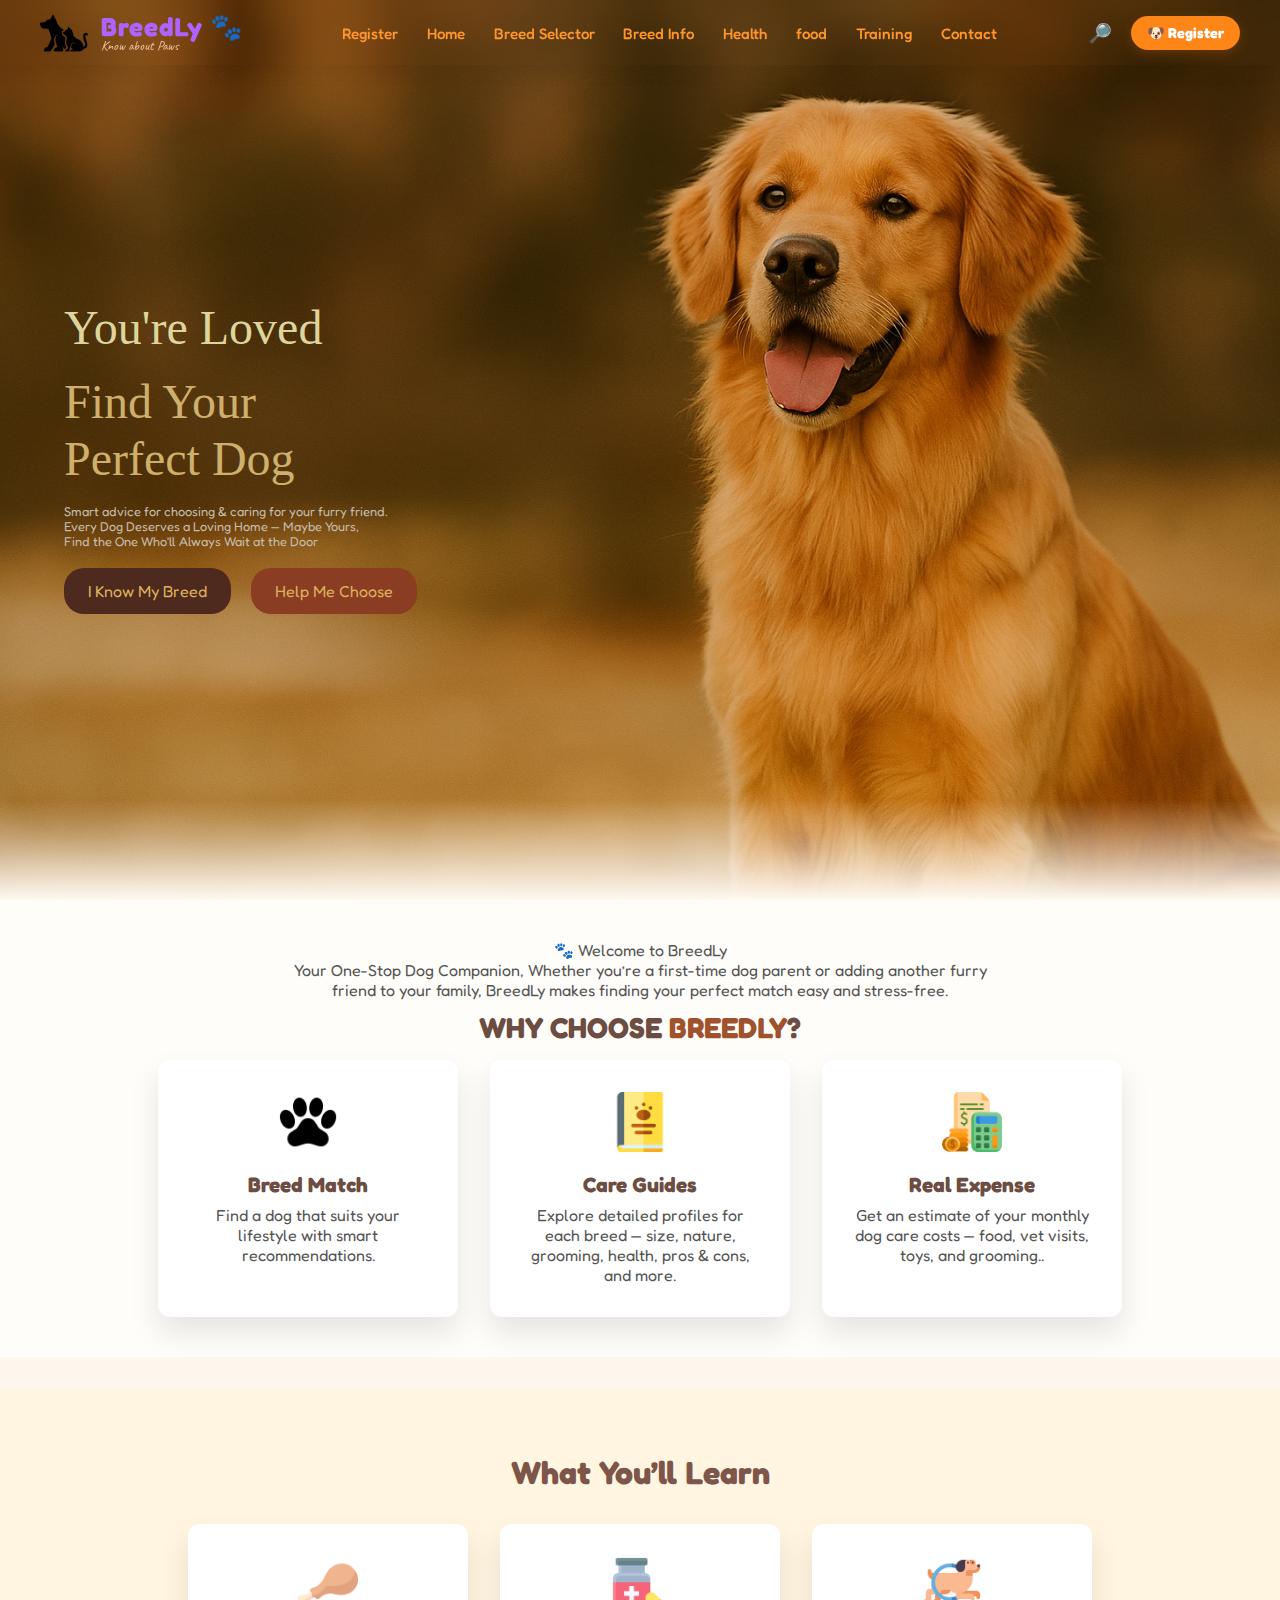
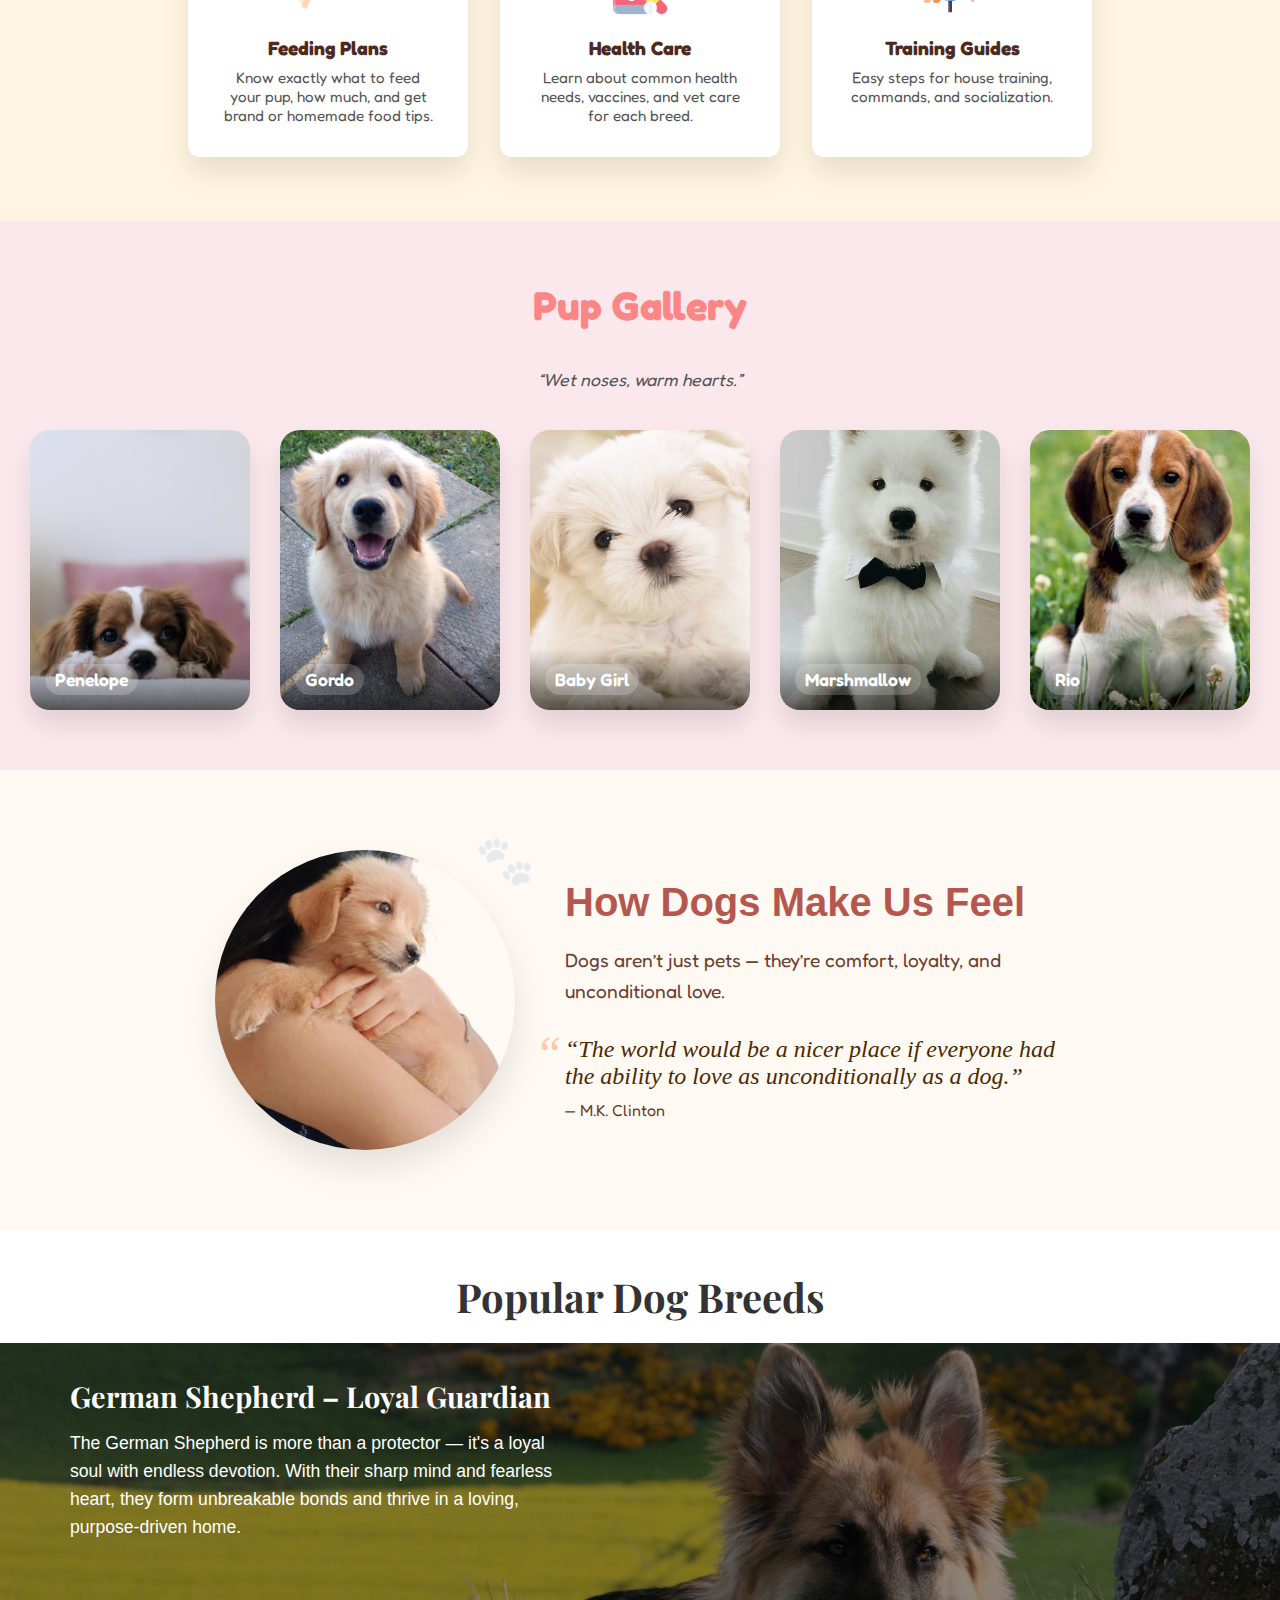
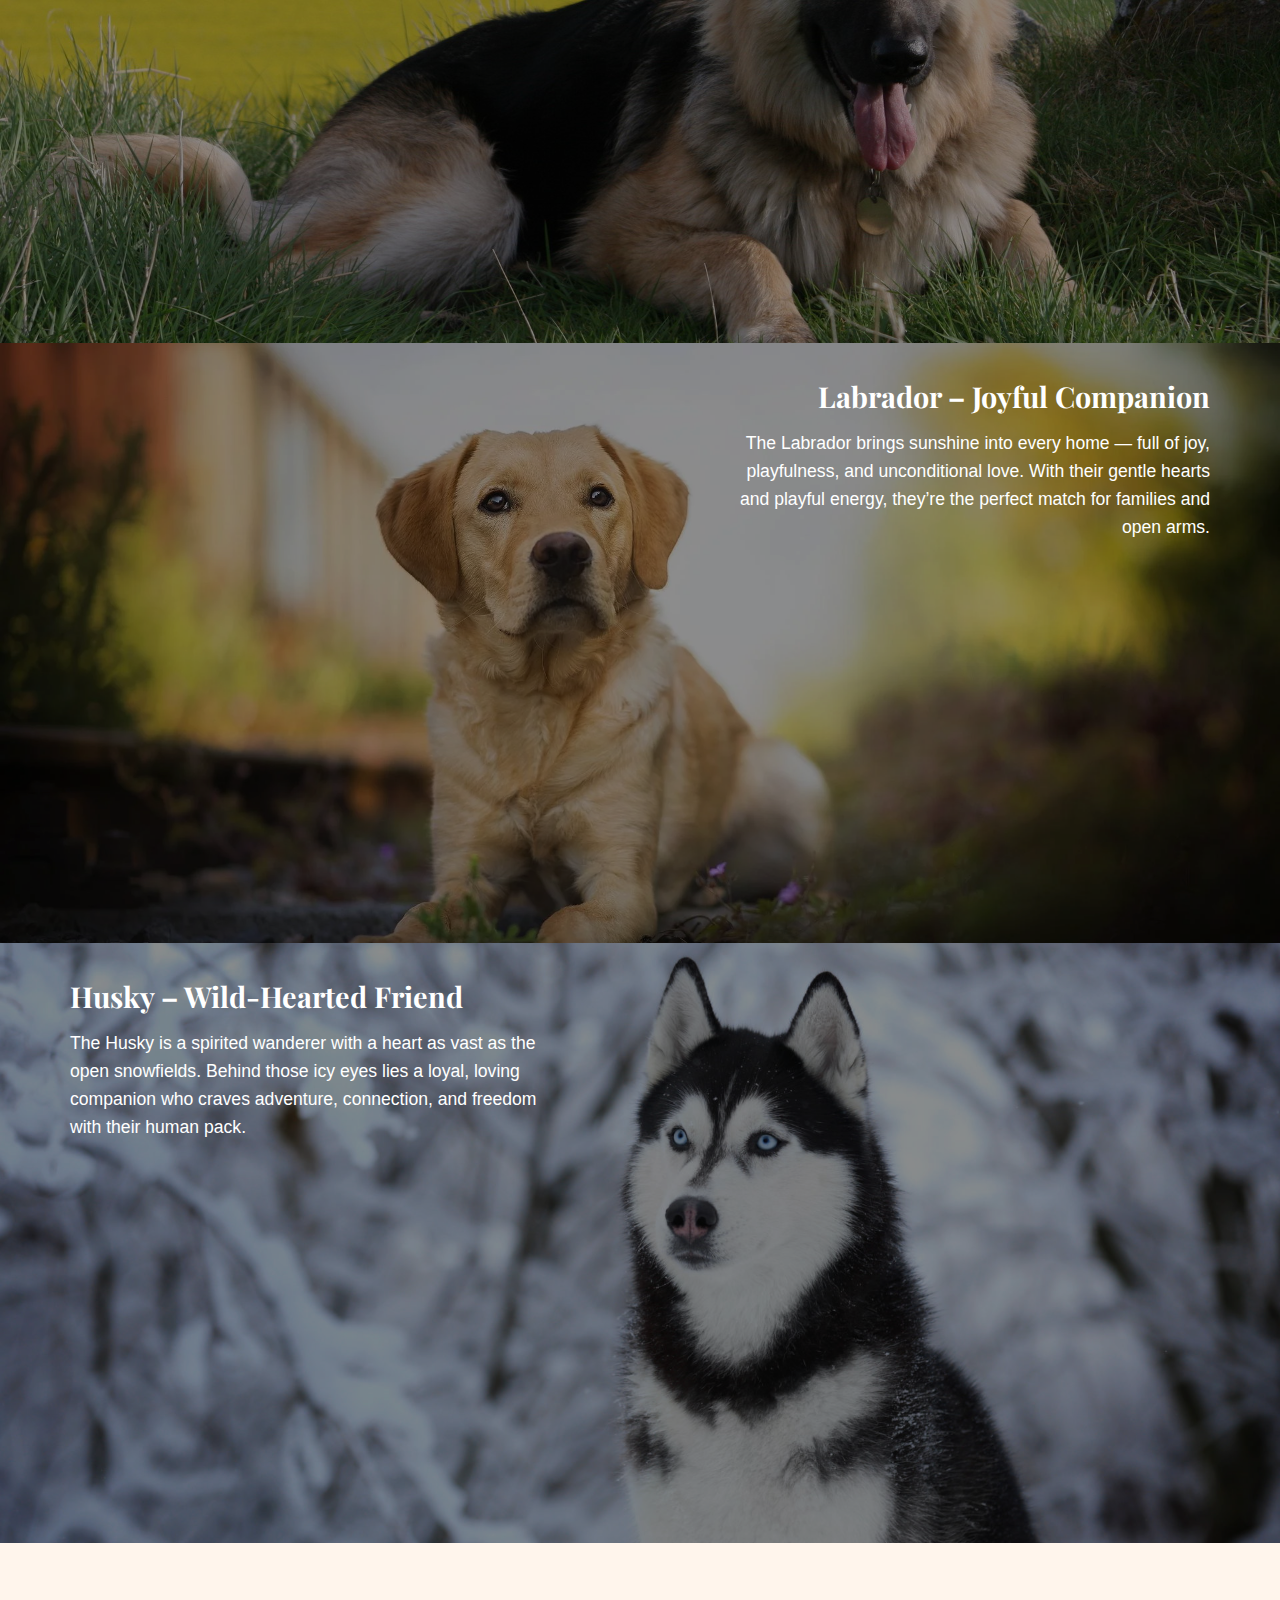
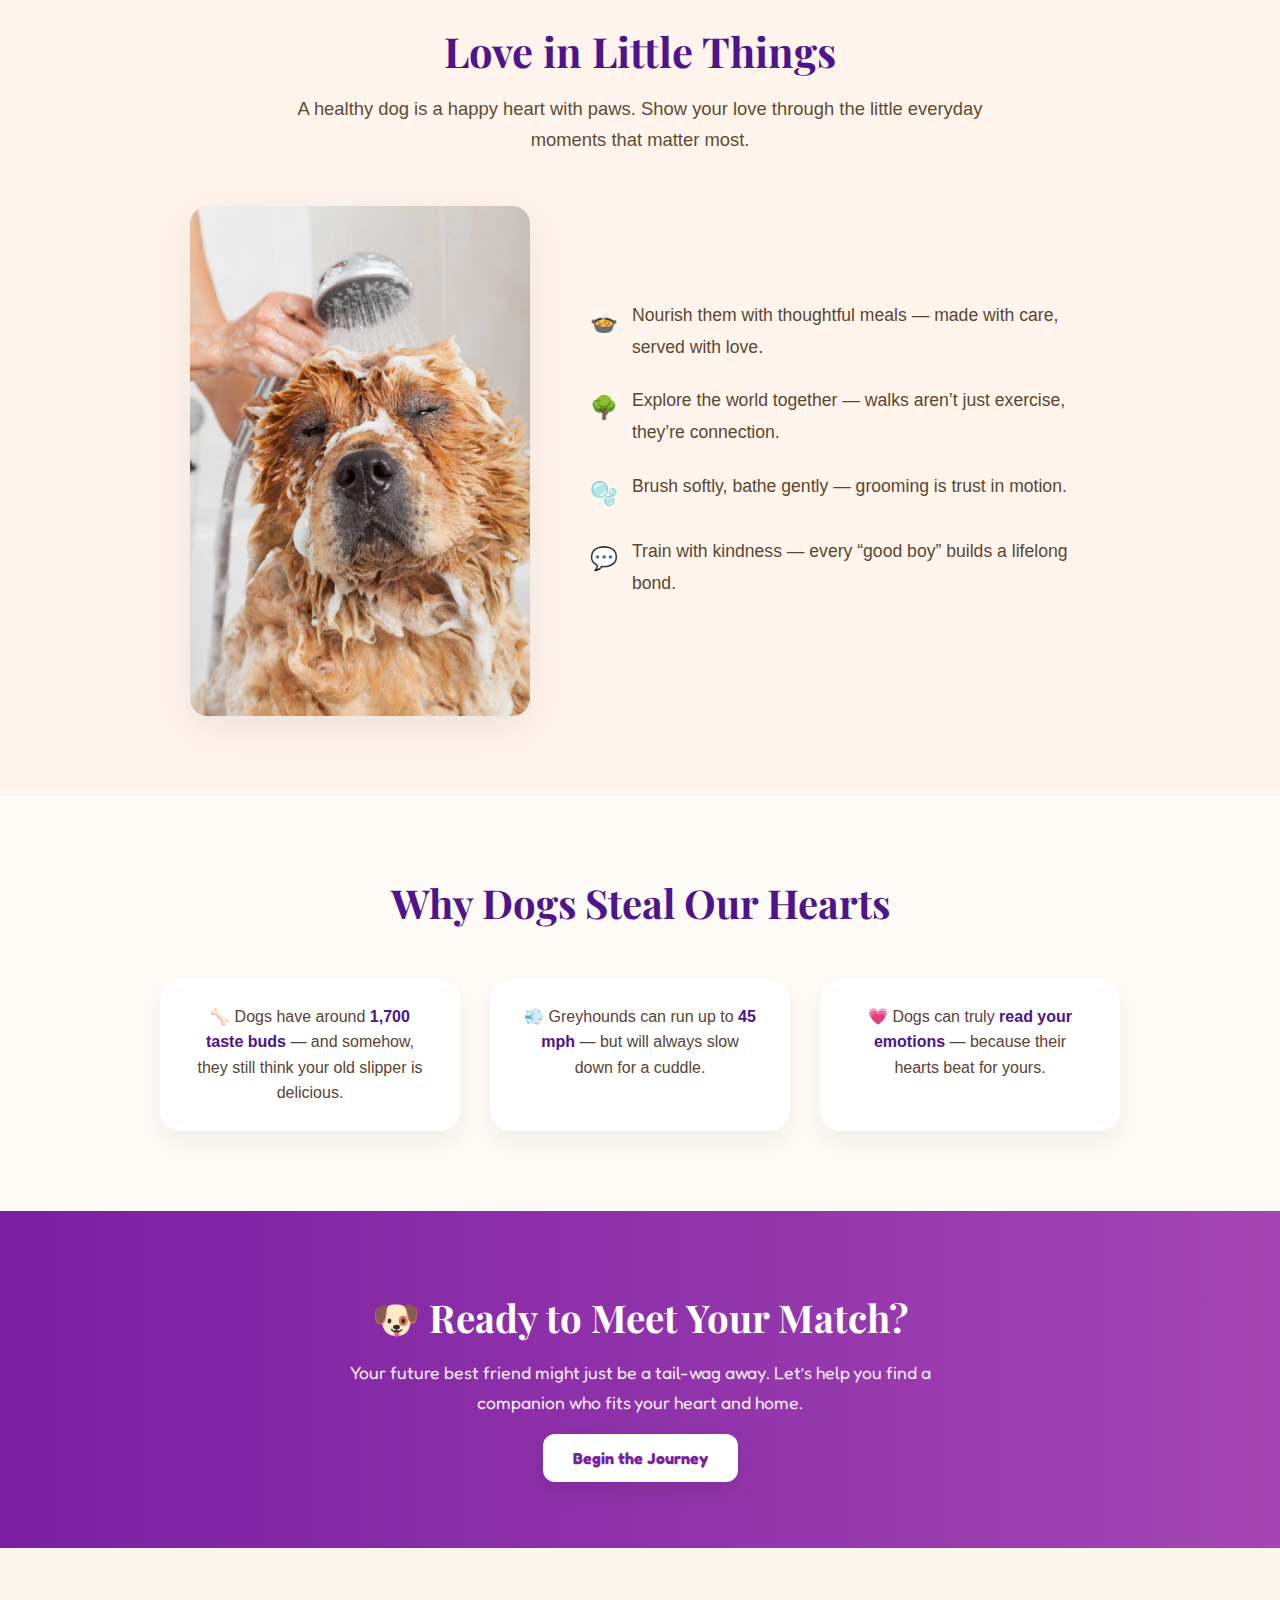
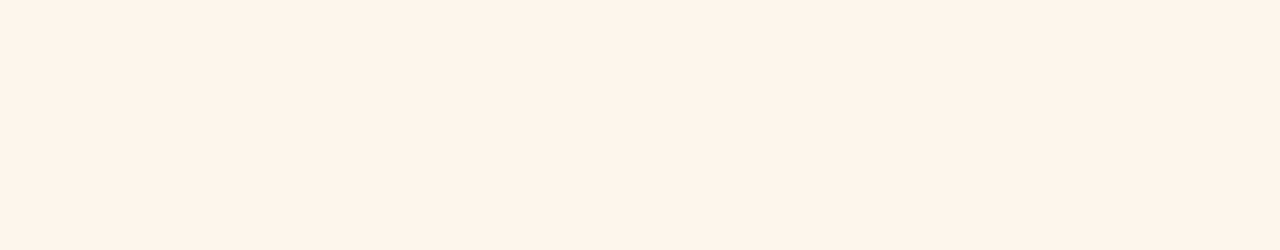
<file: index.html>
<!DOCTYPE html>
<html lang="en">

<head>
  <meta charset="UTF-8" />
  <meta name="viewport" content="width=device-width, initial-scale=1.0" />
  <link rel="stylesheet" href="https://cdnjs.cloudflare.com/ajax/libs/font-awesome/6.4.0/css/all.min.css" />
  <link rel="stylesheet" href="https://cdnjs.cloudflare.com/ajax/libs/font-awesome/6.4.0/css/all.min.css" />
   <link href="https://fonts.googleapis.com/css2?family=Playfair+Display&display=swap" rel="stylesheet">
<!-- Google Fonts -->
<link href="https://fonts.googleapis.com/css2?family=Fredoka:wght@400;500;600&family=Caveat:wght@500&display=swap" rel="stylesheet">

<!-- Optional: Include Dogica (you'll need to download .woff or .ttf and use @font-face if not hosted) -->
<link href="https://fonts.googleapis.com/css2?family=Caveat&family=Fredoka:wght@400;500;600;700&display=swap" rel="stylesheet">
<style>
  @font-face {
    font-family: 'Dogica';
    src: url('fonts/Dogica.ttf') format('truetype');
    font-display: swap;
  }
</style>

  <title>BreedLy - Find Your Perfect Companion</title>
  <link rel="icon" href="assets/Dog face.png" type="image/x-icon" />
  <link rel="stylesheet" href="styles/style.css" />
</head>
<script>
  document.addEventListener("DOMContentLoaded", function () {
    const hamburgerBtn = document.getElementById('hamburger-btn');
    const mobileMenu = document.getElementById('mobile-menu');

    if (hamburgerBtn && mobileMenu) {
      hamburgerBtn.addEventListener('click', () => {
        mobileMenu.classList.toggle('show');
      });
    }
  });
</script>

<body>
  <!-- Navigation -->
<nav class="navbar">
  <div class="nav-left">
    <img src="assets/dog (2).png" alt="BreedLy Logo" class="logo-img" />
    <div class="logo-text">
      <h1>BreedLy 🐾</h1>
      <span>Know about Paws</span>
    </div>
  </div>
<ul class="nav-center" id="mobile-menu">
    <li><a href="pages/Login/login.html">Register</a></li>
    <li><a href="index.html">Home</a></li>
    <li><a href="/pages/quiz.html">Breed Selector</a></li>
    <li><a href="/pages/breed-details.html">Breed Info</a></li>
    <li><a href="pages/health-guide.html">Health</a></li>
    <li><a href="pages/food-guide.html">food</a></li>
    <li><a href="pages/training-guide.html">Training</a></li>
    <li><a href="#">Contact</a></li>
   
  </ul>

  <div class="nav-right">
  <a href="/pages/breed-details.html" class="search-icon">🔎</a>
    <a href="/pages/Login/login.html" class="btn-primary">🐶 Register</a>
  </div>
<button class="hamburger" id="hamburger-btn" aria-label="Toggle menu">
  <span></span>
  <span></span>
  <span></span>
</button>

</nav>

  <!-- Hero Section -->

<section class="hero">
  <img src="/assets/hero-dog.png" alt="Hero Dog" class="hero-image" />
  
  <div class="hero-overlay">
    <div class="hero-content">
      <h1 id="love">You're Loved</h1>
      <h1>Find Your<br />Perfect Dog</h1>
      <p>
        Smart advice for choosing & caring for your furry friend.<br />
        Every Dog Deserves a Loving Home — Maybe Yours,<br />
        Find the One Who’ll Always Wait at the Door
      </p>
      <div class="hero-buttons">
        <a href="pages/breed-details.html" class="btn1">I Know My Breed</a>
        <a href="pages/quiz.html" class="btn2">Help Me Choose</a>
      </div>
    </div>
  </div>
</section>

  <section class="overview">
    <p>
      🐾 Welcome to BreedLy </br>Your One-Stop Dog Companion,
      Whether you’re a first-time dog parent or adding another furry friend to your family, BreedLy makes finding your
      perfect match easy and stress-free.
    </p>
    <h2>WHY CHOOSE <span>BREEDLY</span>?</h2>
    <div class="features">
      <div class="feature-card">
        <img src="assets/paw.png" alt="Icon" />
        <h3>Breed Match</h3>
        <p>
          Find a dog that suits your lifestyle with smart recommendations.
        </p>
      </div>
      <div class="feature-card">
        <img src="assets/book.png" alt="Icon" />
        <h3>Care Guides</h3>
        <p>
          Explore detailed profiles for each breed — size, nature, grooming, health, pros & cons, and more.
        </p>
      </div>
      <div class="feature-card">
        <img src="assets/budget.png" alt="Icon" />
        <h3>Real Expense</h3>
        <p>Get an estimate of your monthly dog care costs — food, vet visits, toys, and grooming..</p>
      </div>
    </div>
  </section>
  <section class="learn-strip">
    <h2>What You’ll Learn</h2>
    <div class="learn-features">
      <div class="learn-box">
        <img src="assets/turkey-leg.png" alt="Food Icon" />
        <h3>Feeding Plans</h3>
        <p>Know exactly what to feed your pup, how much, and get brand or homemade food tips.</p>
      </div>
      <div class="learn-box">
        <img src="assets/medicine.png" alt="Health Icon" />
        <h3>Health Care</h3>
        <p>Learn about common health needs, vaccines, and vet care for each breed.</p>
      </div>
      <div class="learn-box">
        <img src="assets/training.png" alt="Training Icon" />
        <h3>Training Guides</h3>
        <p>Easy steps for house training, commands, and socialization.</p>
      </div>
    </div>
  </section>
<section class="gallery">
  <h2>Pup Gallery</h2>
<p class="subline">“Wet noses, warm hearts.”</p>

  <div class="pet-cards">
    <div class="pet-card">
      <img src="assets/images/cute1.jpg" alt="Penelope" />
      <div class="overlay">
        <p class="dog-name">Penelope</p>
        <span class="paw-hover">🐾</span>
      </div>
    </div>

    <div class="pet-card">
      <img src="assets/images/cute2.jpg" alt="Gordo" />
      <div class="overlay">
        <p class="dog-name">Gordo</p>
        <span class="paw-hover">🐾</span>
      </div>
    </div>

    <div class="pet-card">
      <img src="assets/images/cute3.jpg" alt="Baby Girl" />
      <div class="overlay">
        <p class="dog-name">Baby Girl</p>
        <span class="paw-hover">🐾</span>
      </div>
    </div>

    <div class="pet-card">
      <img src="assets/images/cute4.jpg" alt="Marshmallow" />
      <div class="overlay">
        <p class="dog-name">Marshmallow</p>
        <span class="paw-hover">🐾</span>
      </div>
    </div>
      <div class="pet-card">
      <img src="assets/images/cute5.webp" alt="Marshmallow" />
      <div class="overlay">
        <p class="dog-name">Rio</p>
        <span class="paw-hover">🐾</span>
      </div>
    </div>
  </div>
</section>

<section class="dog-feel">
  <div class="feel-container">
    <div class="feel-image">
      <div class="gradient-blob"></div>
      <img src="assets/images/hug1.png" alt="Puppy love" />
      <div class="paw-bg">🐾</div>
    </div>
    <div class="feel-text">
      <h2>How Dogs Make Us Feel</h2>
      <p class="intro">
        Dogs aren’t just pets — they’re comfort, loyalty, and unconditional love.
      </p>
      <blockquote>
        “The world would be a nicer place if everyone had the ability to love as unconditionally as a dog.”
      </blockquote>
      <p class="author">— M.K. Clinton</p>
    </div>
  </div>
</section>





<section class="breed-section">
  <h2>Popular Dog Breeds</h2>
  <div class="breed-cards">

    <!-- German Shepherd -->
    <div class="breed-card">
      <img src="/assets/images/germen.jpg" alt="German Shepherd" class="breed-img" />
      <div class="context align-left">
        <h3>German Shepherd – Loyal Guardian</h3>
        <p>The German Shepherd is more than a protector — it's a loyal soul with endless devotion. With their sharp mind and fearless heart, they form unbreakable bonds and thrive in a loving, purpose-driven home.</p>
      </div>
    </div>

    <!-- Labrador -->
    <div class="breed-card">
      <img src="/assets/images/labro.webp" alt="Labrador" class="breed-img" />
      <div class="context align-right">
        <h3>Labrador – Joyful Companion</h3>
        <p>The Labrador brings sunshine into every home — full of joy, playfulness, and unconditional love. With their gentle hearts and playful energy, they’re the perfect match for families and open arms.</p>
      </div>
    </div>

    <!-- Husky -->
    <div class="breed-card">
      <img src="/assets/images/huskyy.avif" alt="Husky" class="breed-img" />
      <div class="context align-left">
        <h3>Husky – Wild-Hearted Friend</h3>
        <p>The Husky is a spirited wanderer with a heart as vast as the open snowfields. Behind those icy eyes lies a loyal, loving companion who craves adventure, connection, and freedom with their human pack.</p>
      </div>
    </div>

  </div>
</section>

<section class="care-tips-alt">
  <h2>Love in Little Things</h2>
  <p class="intro-line">A healthy dog is a happy heart with paws. Show your love through the little everyday moments that matter most.</p>
  <div class="tips-alt-content">
    <img src="assets/images/care.jpg" alt="Dog being bathed with love" />
    <ul class="healthy-tips-list">
      <li><span>🍲</span> Nourish them with thoughtful meals — made with care, served with love.</li>
      <li><span>🌳</span> Explore the world together — walks aren’t just exercise, they’re connection.</li>
      <li><span>🫧</span> Brush softly, bathe gently — grooming is trust in motion.</li>
      <li><span>💬</span> Train with kindness — every “good boy” builds a lifelong bond.</li>
    </ul>
  </div>
</section>

<section class="dog-facts">
  <h2>Why Dogs Steal Our Hearts</h2>
  <div class="fact-cards">
    <div class="fact-card">
      <p>🦴 Dogs have around <strong>1,700 taste buds</strong> — and somehow, they still think your old slipper is delicious.</p>
    </div>
    <div class="fact-card">
      <p>💨 Greyhounds can run up to <strong>45 mph</strong> — but will always slow down for a cuddle.</p>
    </div>
    <div class="fact-card">
      <p>💗 Dogs can truly <strong>read your emotions</strong> — because their hearts beat for yours.</p>
    </div>
  </div>
</section>

<section class="cta-final">
  <h2>🐶 Ready to Meet Your Match?</h2>
  <p>Your future best friend might just be a tail-wag away. Let’s help you find a companion who fits your heart and home.</p>
  <a class="cta-btn" href="#">Begin the Journey</a>
</section>

  <!-- Optional wave at top -->
  <div class="footer-wave"></div>

  <footer>
    <div class="footer-container">
      <div class="footer-brand">
        <h2>BreedLy <span class="paw">🐾</span></h2>
        <p>Find your pawfect match — happy dogs, happy homes.</p>
      </div>

      <div class="footer-links">
        <a href="index.html">Home</a>
        <a href="pages/quiz.html">Breed Selector</a>
        <a href="pages/breed-details.html">Breed Info</a>
        <a href="pages/health-guide.html">Health</a>
        <a href="pages/food-guide.html">Breed Info</a>
        <a href="pages/training-guide.html">Training </a>
        <a href="#">Contact</a>
       
      </div>

      <div class="footer-social">
        <a href="#"><i class="fab fa-instagram"></i></a>
        <a href="#"><i class="fab fa-facebook-f"></i></a>
        <a href="#"><i class="fab fa-twitter"></i></a>
      </div>

      <p class="footer-contact">
        📧 hello@breedly.com
      </p>

      <p class="copyright">
        © 2025 BreedLy. All rights reserved.
      </p>
    </div>
  </footer>


  <script src="scripts/main.js"></script>
</body>

</html>
</file>
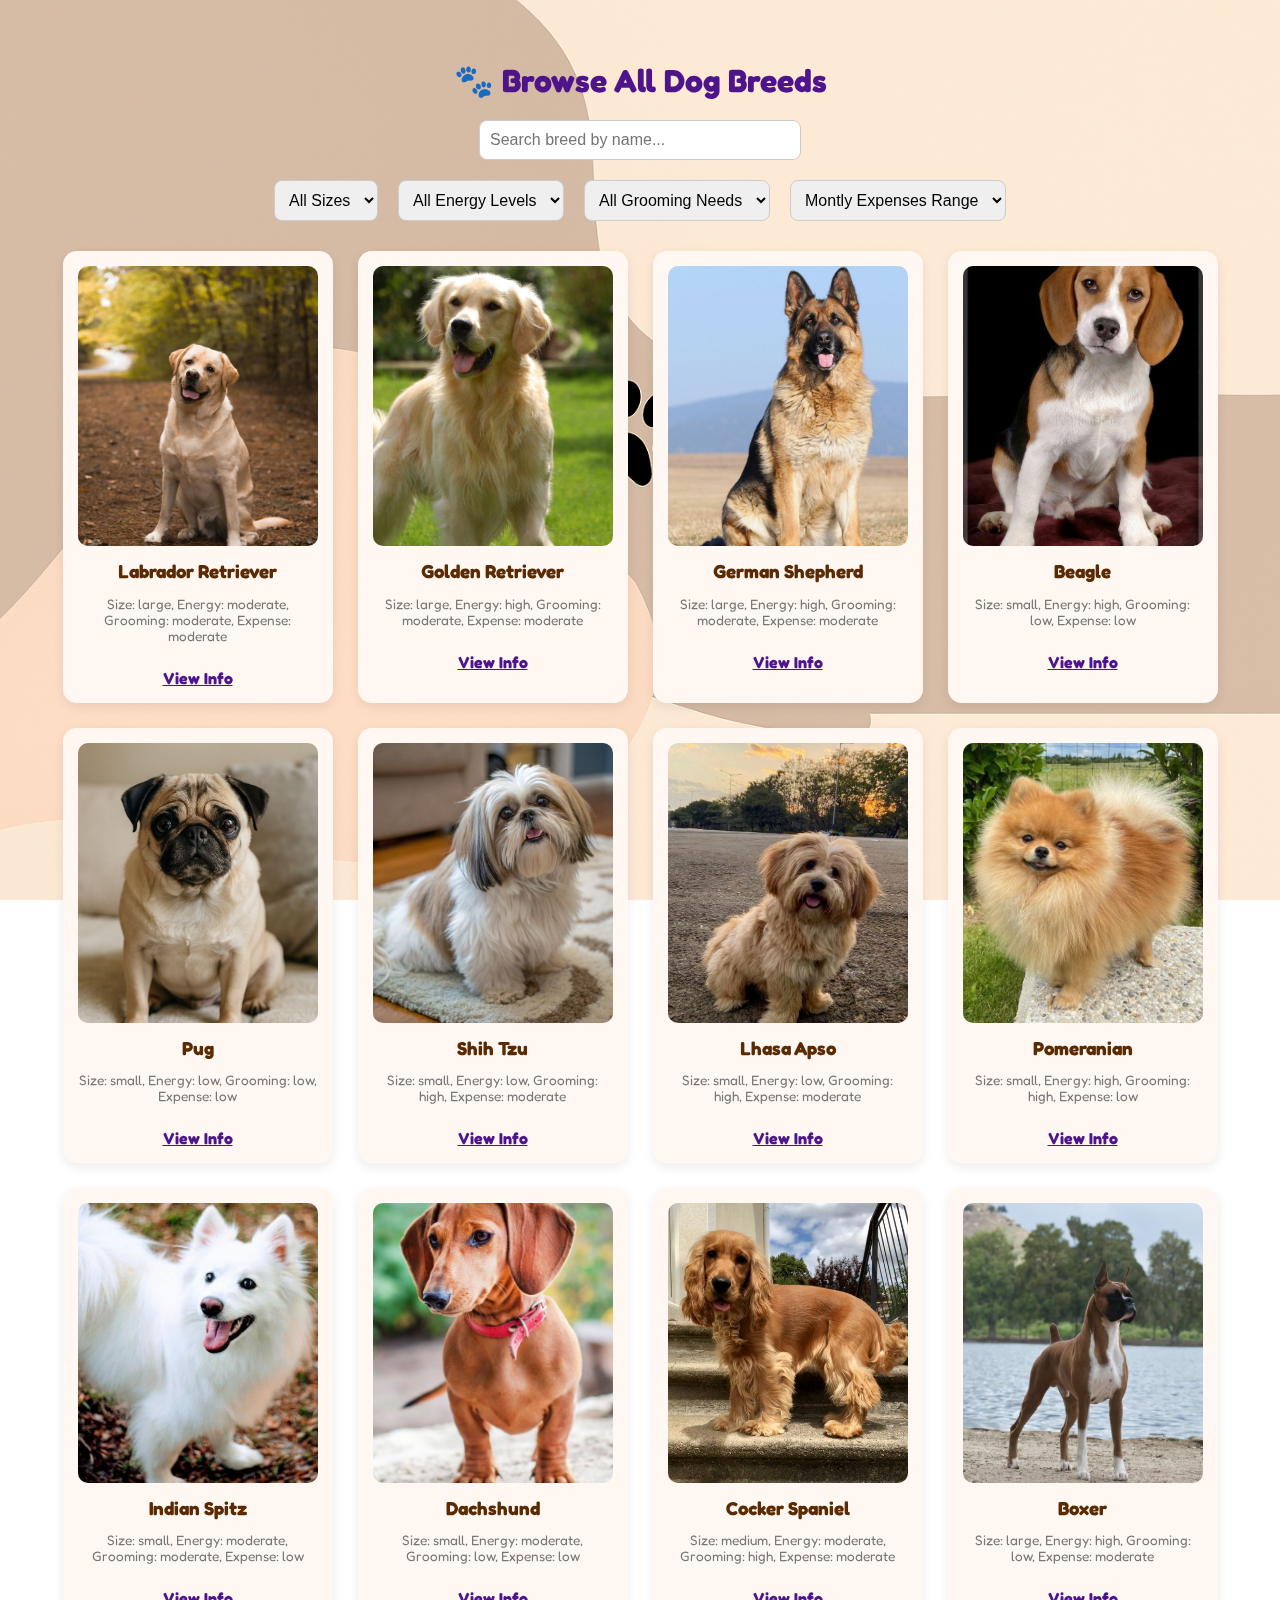
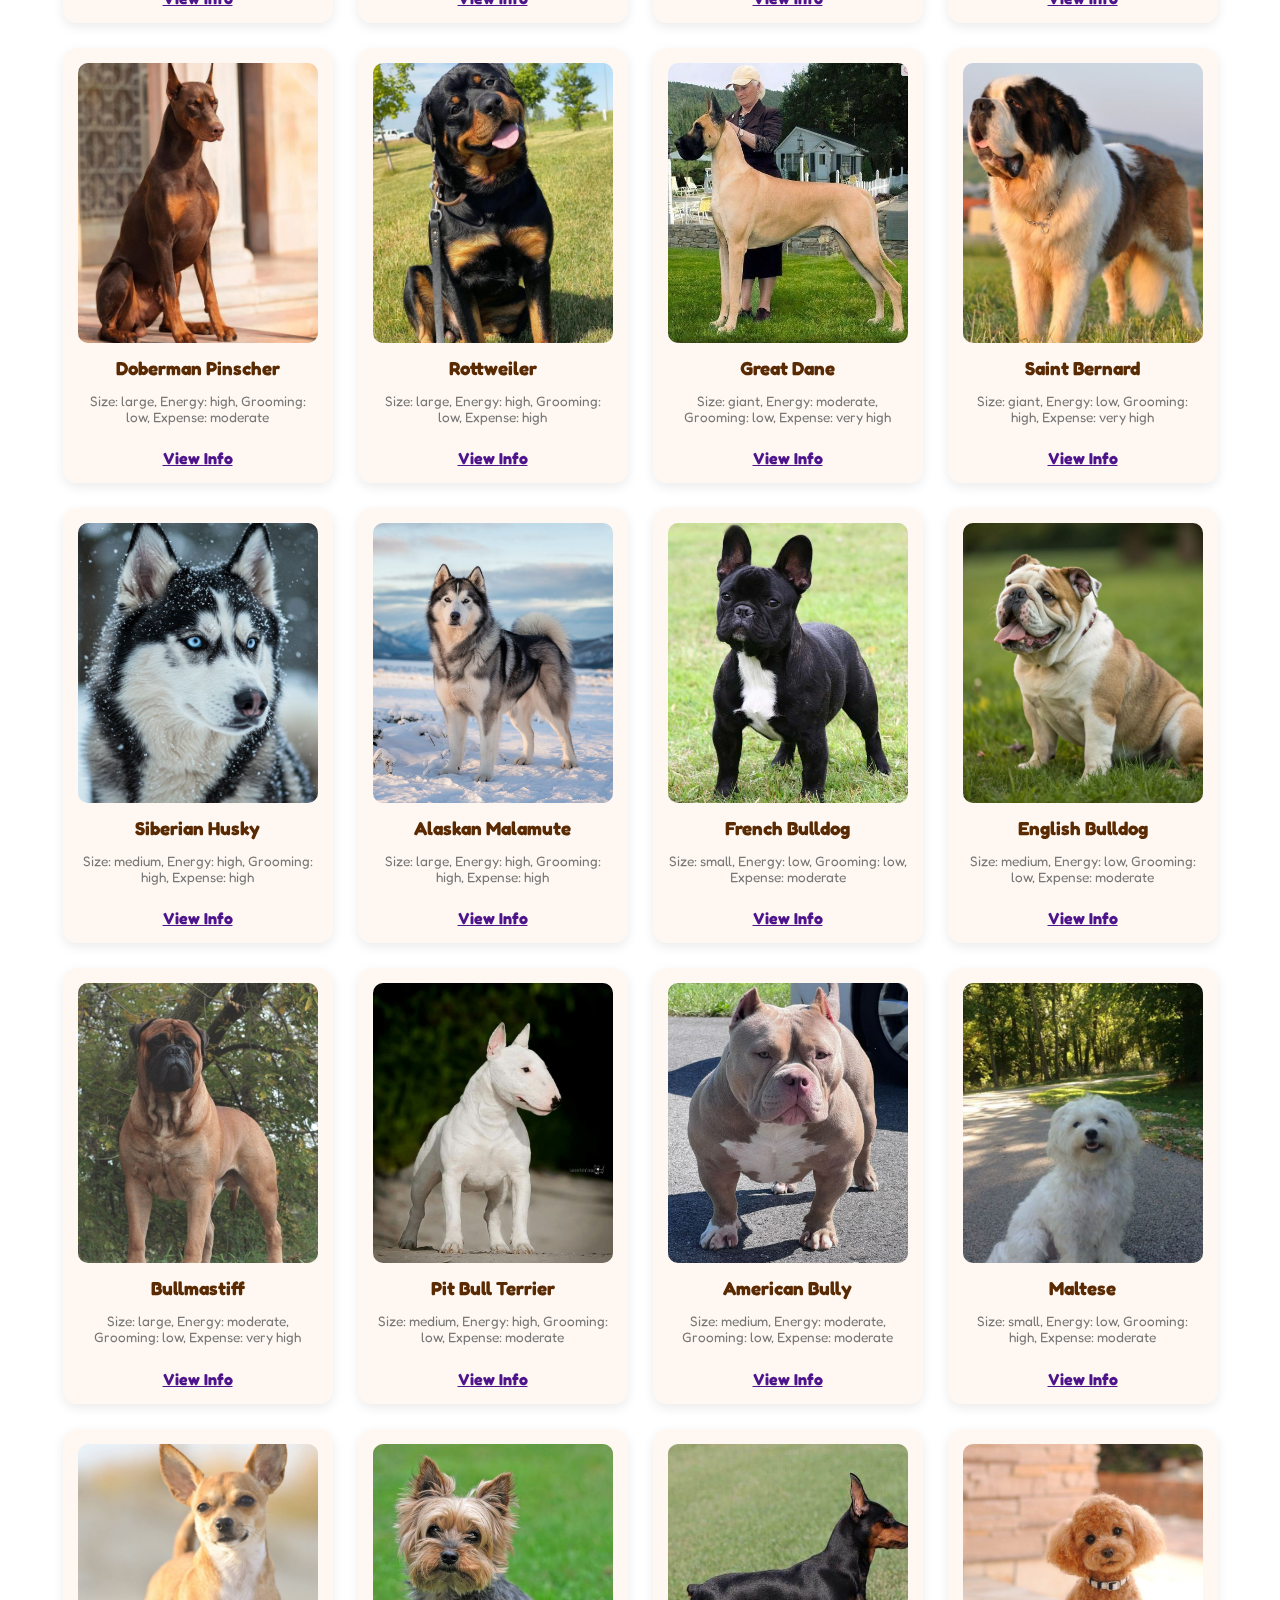
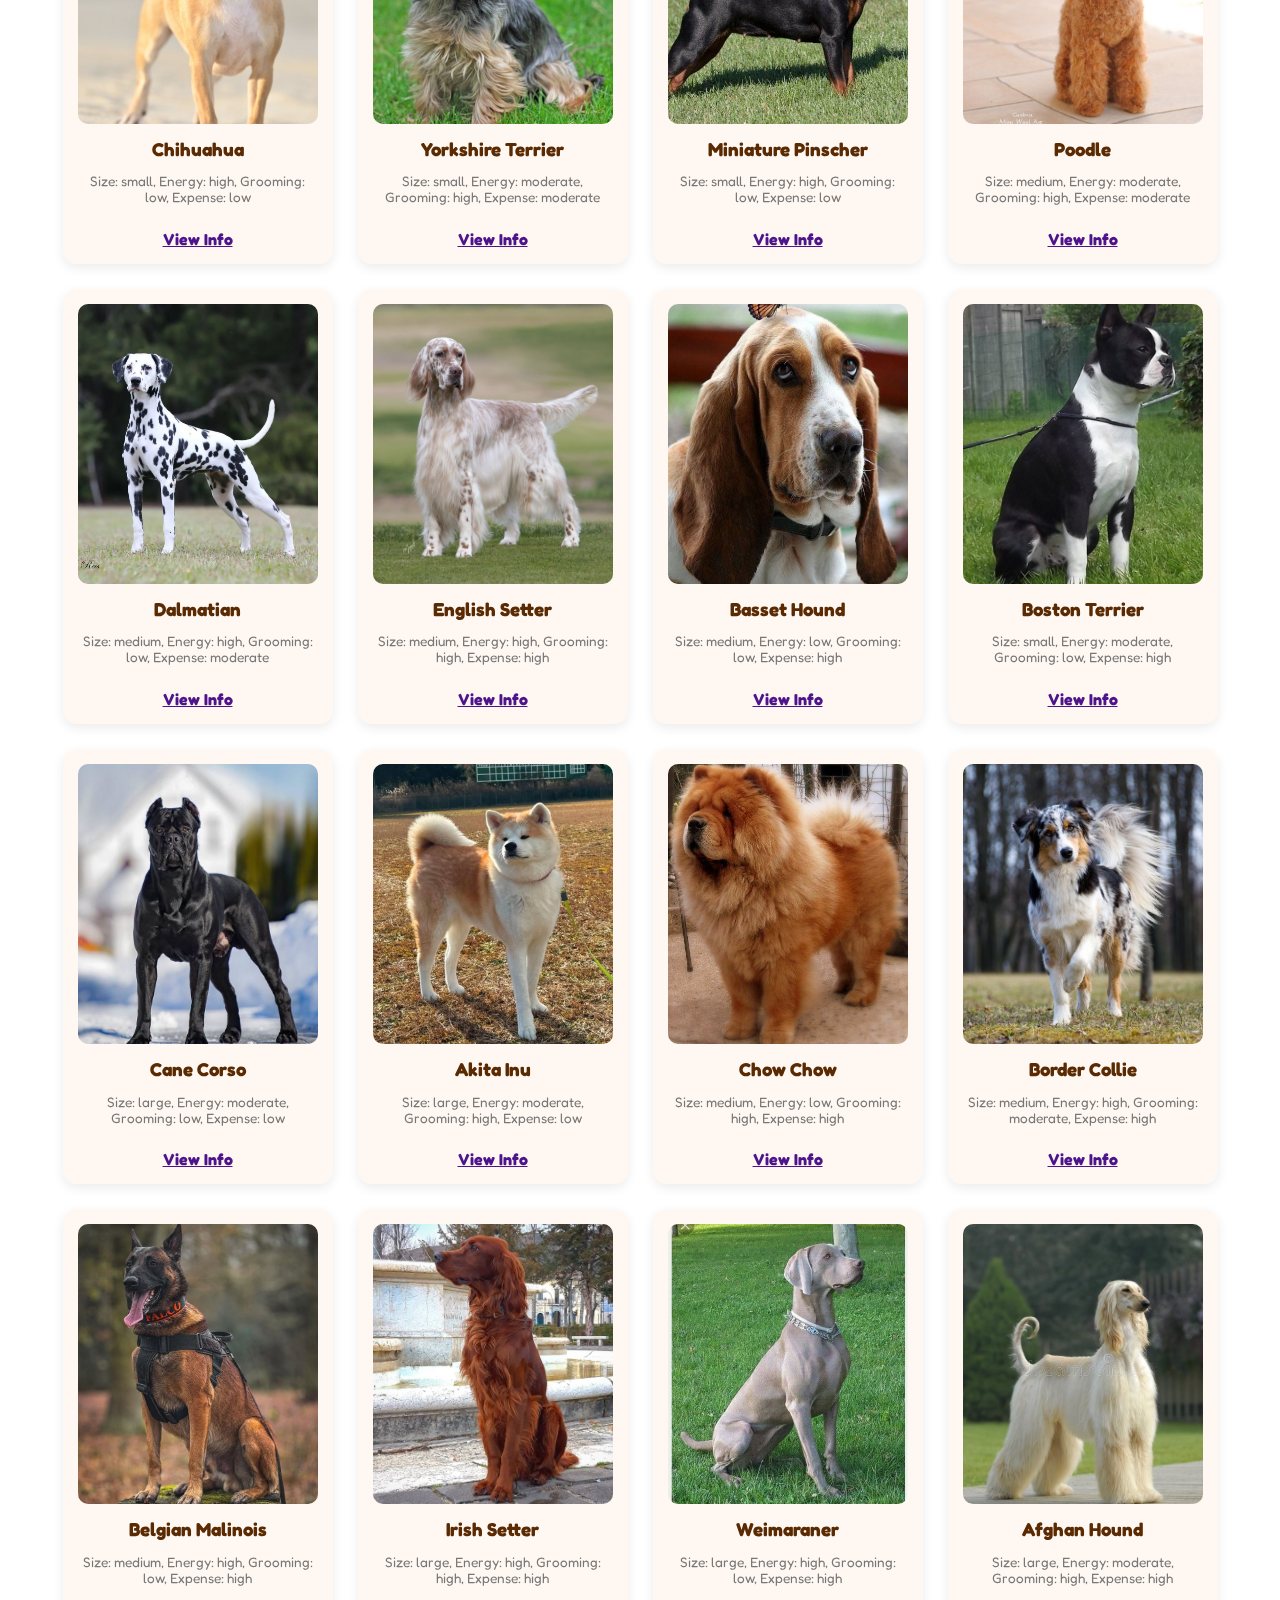
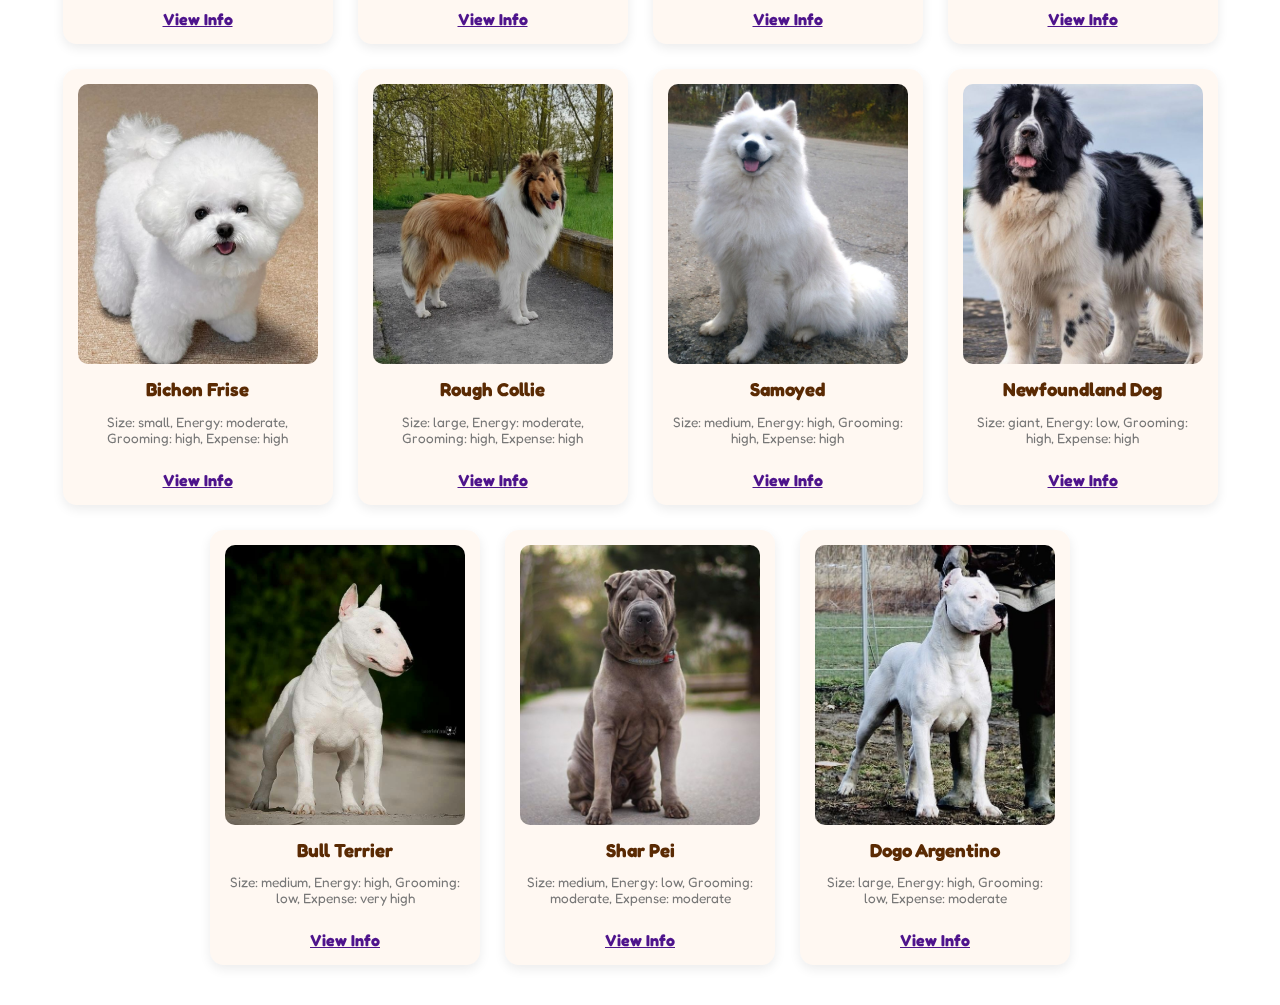
<file: pages/breed-details.html>
<!DOCTYPE html>
<html lang="en">
<head>
  <meta charset="UTF-8" />
  <title>All Dog Breeds – BreedLy</title>
   <link rel="icon" href="/assets/favi2.png" type="image/x-icon" />
  <link href="https://fonts.googleapis.com/css2?family=Fredoka:wght@500;600&display=swap" rel="stylesheet">
  <style>
body {
  font-family: 'Fredoka', sans-serif;
  margin: 0;
  padding: 40px 20px;
  position: relative;
  overflow-x: hidden;
}

.bg-img-wrapper {
  position: fixed;
  top: 0;
  left: 0;
  width: 100%;
  height: 100%;
  z-index: -1; /* keep it behind everything */
  overflow: hidden;
}

.bg-img-wrapper img {
  width: 100%;
  height: 100%;
  object-fit: cover;
  opacity: 1; /* Adjust for soft background effect */
}

    h1 {
      text-align: center;
      color: #4e148c;
      margin-bottom: 20px;
    }

    .filters {
      display: flex;
      justify-content: center;
      gap: 20px;
      flex-wrap: wrap;
      margin-bottom: 30px;
    }

    .filters select {
      padding: 10px;
      border-radius: 8px;
      border: 1px solid #ccc;
      font-size: 1rem;
    }

    .breed-grid {
      display: flex;
      flex-wrap: wrap;
      gap: 25px;
      justify-content: center;
    }

    .breed-card {
      background: #fff8f2;
      width: 240px;
      padding: 15px;
      border-radius: 14px;
      box-shadow: 0 4px 12px rgba(0,0,0,0.08);
      text-align: center;
      transition: transform 0.3s ease;
    }

    .breed-card:hover {
      transform: translateY(-4px);
    }

    .breed-card img {
      width: 100%;
      height: 280px;
      object-fit: cover;
      border-radius: 10px;
    }

    .breed-card h3 {
      margin: 10px 0 6px;
      color: #5a2a03;
    }

    .breed-card p {
      font-size: 0.85rem;
      color: #777;
    }

    .breed-card a {
      display: inline-block;
      margin-top: 10px;
      color: #4e148c;
      text-decoration: underline;
      font-weight: bold;
    }
  </style>
</head>
<body>
  <div class="bg-img-wrapper">
  <img src="/assets/bgg1.png" alt="Background" />
</div>

  <h1>🐾 Browse All Dog Breeds</h1>

  <input type="text" id="searchInput" placeholder="Search breed by name..." style="padding:10px; border-radius:8px; border:1px solid #ccc; font-size:1rem; margin-bottom:20px; width:100%; max-width:300px; display:block; margin: 0 auto 20px;" />

  <div class="filters">
    <select id="sizeFilter">
      <option value="">All Sizes</option>
      <option value="small">Small</option>
      <option value="medium">Medium</option>
      <option value="large">Large</option>
    </select>
    <select id="energyFilter">
      <option value="">All Energy Levels</option>
      <option value="low">Low</option>
      <option value="moderate">Moderate</option>
      <option value="high">High</option>
    </select>
    <select id="groomingFilter">
      <option value="">All Grooming Needs</option>
      <option value="low">Low</option>
      <option value="moderate">Moderate</option>
      <option value="high">High</option>
    </select>
    <select id="expenseFilter">
        <option value=""">Montly Expenses Range</option>
        <option value="low">(₹1,000 – ₹3,000)</option>
        <option value="moderate">(₹3,000 – ₹5,000)</option>
        <option value="high">(₹5,000 – ₹8,000)</option>
        <option value="very high">(₹8,000 – ₹`12,000)</option>
    </select>
  </div>

  <div class="breed-grid" id="breedGrid">
    <!-- JavaScript will populate breeds here -->
  </div>

  <script>
    const breedCards = [
  { name: "Labrador Retriever", image: "/assets/Dogs/Labrador Retriever.jpg", size: "large", energy: "moderate", grooming: "moderate",expense:"moderate", link: "full-breed-info.html?breed=Labrador Retriever" },
  { name: "Golden Retriever", image: "/assets/Dogs/Golden Retriever.webp", size: "large", energy: "high", grooming: "moderate",expense:"moderate", link: "full-breed-info.html?breed=Golden Retriever" },
  { name: "German Shepherd", image: "/assets/Dogs/German Shepherd.jpg", size: "large", energy: "high", grooming: "moderate",expense:"moderate", link: "full-breed-info.html?breed=German Shepherd" },
  { name: "Beagle", image: "/assets/Dogs/Beagle.jpg", size: "small", energy: "high", grooming: "low",expense:"low", link: "full-breed-info.html?breed=Beagle" },
  { name: "Pug", image: "/assets/Dogs/Pug.jpg", size: "small", energy: "low", grooming: "low",expense:"low", link: "full-breed-info.html?breed=Pug" },
  { name: "Shih Tzu", image: "/assets/Dogs/Shih Tzu.jpg", size: "small", energy: "low", grooming: "high",expense:"moderate", link: "full-breed-info.html?breed=Shih Tzu" },
  { name: "Lhasa Apso", image: "/assets/Dogs/Lhasa Apso.jpg", size: "small", energy: "low", grooming: "high",expense:"moderate", link: "full-breed-info.html?breed=Lhasa Apso" },
  { name: "Pomeranian", image: "/assets/Dogs/Pomeranian.jpg", size: "small", energy: "high", grooming: "high",expense:"low", link: "full-breed-info.html?breed=Pomeranian" },
  { name: "Indian Spitz", image: "/assets/Dogs/Indian Spitz.jpg", size: "small", energy: "moderate", grooming: "moderate",expense:"low", link: "full-breed-info.html?breed=Indian Spitz" },
  { name: "Dachshund", image: "/assets/Dogs/Dachshund.jpg", size: "small", energy: "moderate", grooming: "low",expense:"low", link: "full-breed-info.html?breed=Dachshund" },
  { name: "Cocker Spaniel", image: "/assets/Dogs/Cocker Spaniel.jpg", size: "medium", energy: "moderate", grooming: "high",expense:"moderate", link: "full-breed-info.html?breed=Cocker Spaniel" },
  { name: "Boxer", image: "/assets/Dogs/Boxer.jpg", size: "large", energy: "high", grooming: "low",expense:"moderate", link: "full-breed-info.html?breed=Boxer" },
  { name: "Doberman Pinscher", image: "/assets/Dogs/Doberman Pinscher.jpg", size: "large", energy: "high", grooming: "low",expense:"moderate", link: "full-breed-info.html?breed=Doberman Pinscher" },
  { name: "Rottweiler", image: "/assets/Dogs/Rottweiler.jpg", size: "large", energy: "high", grooming: "low",expense:"high", link: "full-breed-info.html?breed=Rottweiler" },
  { name: "Great Dane", image: "/assets/Dogs/Great Dane.jpg", size: "giant", energy: "moderate", grooming: "low",expense:"very high", link: "full-breed-info.html?breed=Great Dane" },
  { name: "Saint Bernard", image: "/assets/Dogs/Saint Bernard.jpg", size: "giant", energy: "low", grooming: "high",expense:"very high", link: "full-breed-info.html?breed=Saint Bernard" },
  { name: "Siberian Husky", image: "/assets/Dogs/Siberian Husky.jpg", size: "medium", energy: "high", grooming: "high",expense:"high", link: "full-breed-info.html?breed=Siberian Husky" },
  { name: "Alaskan Malamute", image: "/assets/Dogs/Alaskan Malamute.jpg", size: "large", energy: "high", grooming: "high",expense:"high", link: "full-breed-info.html?breed=Alaskan Malamute" },
  { name: "French Bulldog", image: "/assets/Dogs/French Bulldog.jpg", size: "small", energy: "low", grooming: "low",expense:"moderate", link: "full-breed-info.html?breed=French Bulldog" },
  { name: "English Bulldog", image: "/assets/Dogs/English Bulldog.jpg", size: "medium", energy: "low", grooming: "low",expense:"moderate", link: "full-breed-info.html?breed=English Bulldog" },
  { name: "Bullmastiff", image: "/assets/Dogs/Bullmastiff.jpg", size: "large", energy: "moderate", grooming: "low",expense:"very high", link: "full-breed-info.html?breed=Bullmastiff" },
  { name: "Pit Bull Terrier", image: "/assets/Dogs/Pit Bull Terrier.jpg", size: "medium", energy: "high", grooming: "low",expense:"moderate", link: "full-breed-info.html?breed=Pit Bull Terrier" },
  { name: "American Bully", image: "/assets/Dogs/American Bully.jpg", size: "medium", energy: "moderate", grooming: "low",expense:"moderate", link: "full-breed-info.html?breed=American Bully" },
  { name: "Maltese", image: "/assets/Dogs/Maltese.jpg", size: "small", energy: "low", grooming: "high",expense:"moderate", link: "full-breed-info.html?breed=Maltese" },
  { name: "Chihuahua", image: "/assets/Dogs/Chihuahua.jpg", size: "small", energy: "high", grooming: "low",expense:"low", link: "full-breed-info.html?breed=Chihuahua" },
  { name: "Yorkshire Terrier", image: "/assets/Dogs/Yorkshire Terrier.jpg", size: "small", energy: "moderate", grooming: "high",expense:"moderate", link: "full-breed-info.html?breed=Yorkshire Terrier" },
  { name: "Miniature Pinscher", image: "/assets/Dogs/Miniature Pinscher.jpg", size: "small", energy: "high", grooming: "low",expense:"low", link: "full-breed-info.html?breed=Miniature Pinscher" },
  { name: "Poodle", image: "/assets/Dogs/Poodle.jpg", size: "medium", energy: "moderate", grooming: "high",expense:"moderate", link: "full-breed-info.html?breed=Poodle" },
  { name: "Dalmatian", image: "/assets/Dogs/Dalmatian.jpg", size: "medium", energy: "high", grooming: "low",expense:"moderate", link: "full-breed-info.html?breed=Dalmatian" },
  { name: "English Setter", image: "/assets/Dogs/English Setter.jpg", size: "medium", energy: "high", grooming: "high",expense:"high", link: "full-breed-info.html?breed=English Setter" },
  { name: "Basset Hound", image: "/assets/Dogs/Basset Hound.jpg", size: "medium", energy: "low", grooming: "low",expense:"high", link: "full-breed-info.html?breed=Basset Hound" },
  { name: "Boston Terrier", image: "/assets/Dogs/Boston Terrier.jpg", size: "small", energy: "moderate", grooming: "low",expense:"high", link: "full-breed-info.html?breed=Boston Terrier" },
  { name: "Cane Corso", image: "/assets/Dogs/Cane Corso.jpg", size: "large", energy: "moderate", grooming: "low",expense:"low", link: "full-breed-info.html?breed=Cane Corso" },
  { name: "Akita Inu", image: "/assets/Dogs/Akita Inu.jpg", size: "large", energy: "moderate", grooming: "high",expense:"low", link: "full-breed-info.html?breed=Akita Inu" },
  { name: "Chow Chow", image: "/assets/Dogs/Chow Chow.jpg", size: "medium", energy: "low", grooming: "high",expense:"high", link: "full-breed-info.html?breed=Chow Chow" },
  { name: "Border Collie", image: "/assets/Dogs/Border Collie.jpg", size: "medium", energy: "high", grooming: "moderate",expense:"high", link: "full-breed-info.html?breed=Border Collie" },
  { name: "Belgian Malinois", image: "/assets/Dogs/Belgian Malinois.jpg", size: "medium", energy: "high", grooming: "low",expense:"high", link: "full-breed-info.html?breed=Belgian Malinois" },
  { name: "Irish Setter", image: "/assets/Dogs/Irish Setter.jpg", size: "large", energy: "high", grooming: "high",expense:"high", link: "full-breed-info.html?breed=Irish Setter" },
  { name: "Weimaraner", image: "/assets/Dogs/Weimaraner.jpg", size: "large", energy: "high", grooming: "low",expense:"high", link: "full-breed-info.html?breed=Weimaraner" },
  { name: "Afghan Hound", image: "/assets/Dogs/Afghan Hound.jpg", size: "large", energy: "moderate", grooming: "high",expense:"high", link: "full-breed-info.html?breed=Afghan Hound" },
  { name: "Bichon Frise", image: "/assets/Dogs/Bichon Frise.jpg", size: "small", energy: "moderate", grooming: "high",expense:"high", link: "full-breed-info.html?breed=Bichon Frise" },
  { name: "Rough Collie", image: "/assets/Dogs/Rough Collie.jpg", size: "large", energy: "moderate", grooming: "high",expense:"high", link: "full-breed-info.html?breed=Rough Collie" },
  { name: "Samoyed", image: "/assets/Dogs/Samoyed.jpg", size: "medium", energy: "high", grooming: "high",expense:"high", link: "full-breed-info.html?breed=Samoyed" },
  { name: "Newfoundland Dog", image: "/assets/Dogs/Newfoundland Dog.jpg", size: "giant", energy: "low", grooming: "high",expense:"high", link: "full-breed-info.html?breed=Newfoundland Dog" },
  { name: "Bull Terrier", image: "/assets/Dogs/Bull Terrier.jpg", size: "medium", energy: "high", grooming: "low",expense:"very high", link: "full-breed-info.html?breed=Bull Terrier" },
  { name: "Shar Pei", image: "/assets/Dogs/Shar Pei.jpg", size: "medium", energy: "low", grooming: "moderate",expense:"moderate", link: "full-breed-info.html?breed=Shar Pei" },
  { name: "Dogo Argentino", image: "/assets/Dogs/Dogo Argentino.jpg", size: "large", energy: "high", grooming: "low",expense:"moderate", link: "full-breed-info.html?breed=Dogo Argentino" }
];


    
  const grid = document.getElementById("breedGrid");
  const sizeFilter = document.getElementById("sizeFilter");
  const energyFilter = document.getElementById("energyFilter");
  const groomingFilter = document.getElementById("groomingFilter");
  const expenseFilter = document.getElementById("expenseFilter");

  function renderBreeds() {
    const search = document.getElementById("searchInput").value.toLowerCase();
    grid.innerHTML = "";
    const size = sizeFilter.value;
    const energy = energyFilter.value;
    const grooming = groomingFilter.value;
    const expense = expenseFilter.value;

    const filtered = breedCards.filter(breed => {
      const matchesSearch = breed.name.toLowerCase().includes(search);
      return matchesSearch &&
        (!size || breed.size === size) &&
        (!energy || breed.energy === energy) &&
        (!grooming || breed.grooming === grooming) &&
        (!expense || breed.expense === expense);
    });

    if (filtered.length === 0) {
      grid.innerHTML = '<p>No breeds match your filters.</p>';
      return;
    }

    filtered.forEach(b => {
      const card = document.createElement("div");
      card.className = "breed-card";
      card.innerHTML = `
        <img src="${b.image}" alt="${b.name}" />
        <h3>${b.name}</h3>
        <p>Size: ${b.size}, Energy: ${b.energy}, Grooming: ${b.grooming}, Expense: ${b.expense}</p>
        <a href="${b.link}">View Info</a>
      `;
      grid.appendChild(card);
    });
  }

  sizeFilter.onchange = energyFilter.onchange = groomingFilter.onchange = expenseFilter.onchange = renderBreeds;
  document.getElementById("searchInput").addEventListener("input", renderBreeds);
  renderBreeds();
  </script>
</body>
</html>
</file>
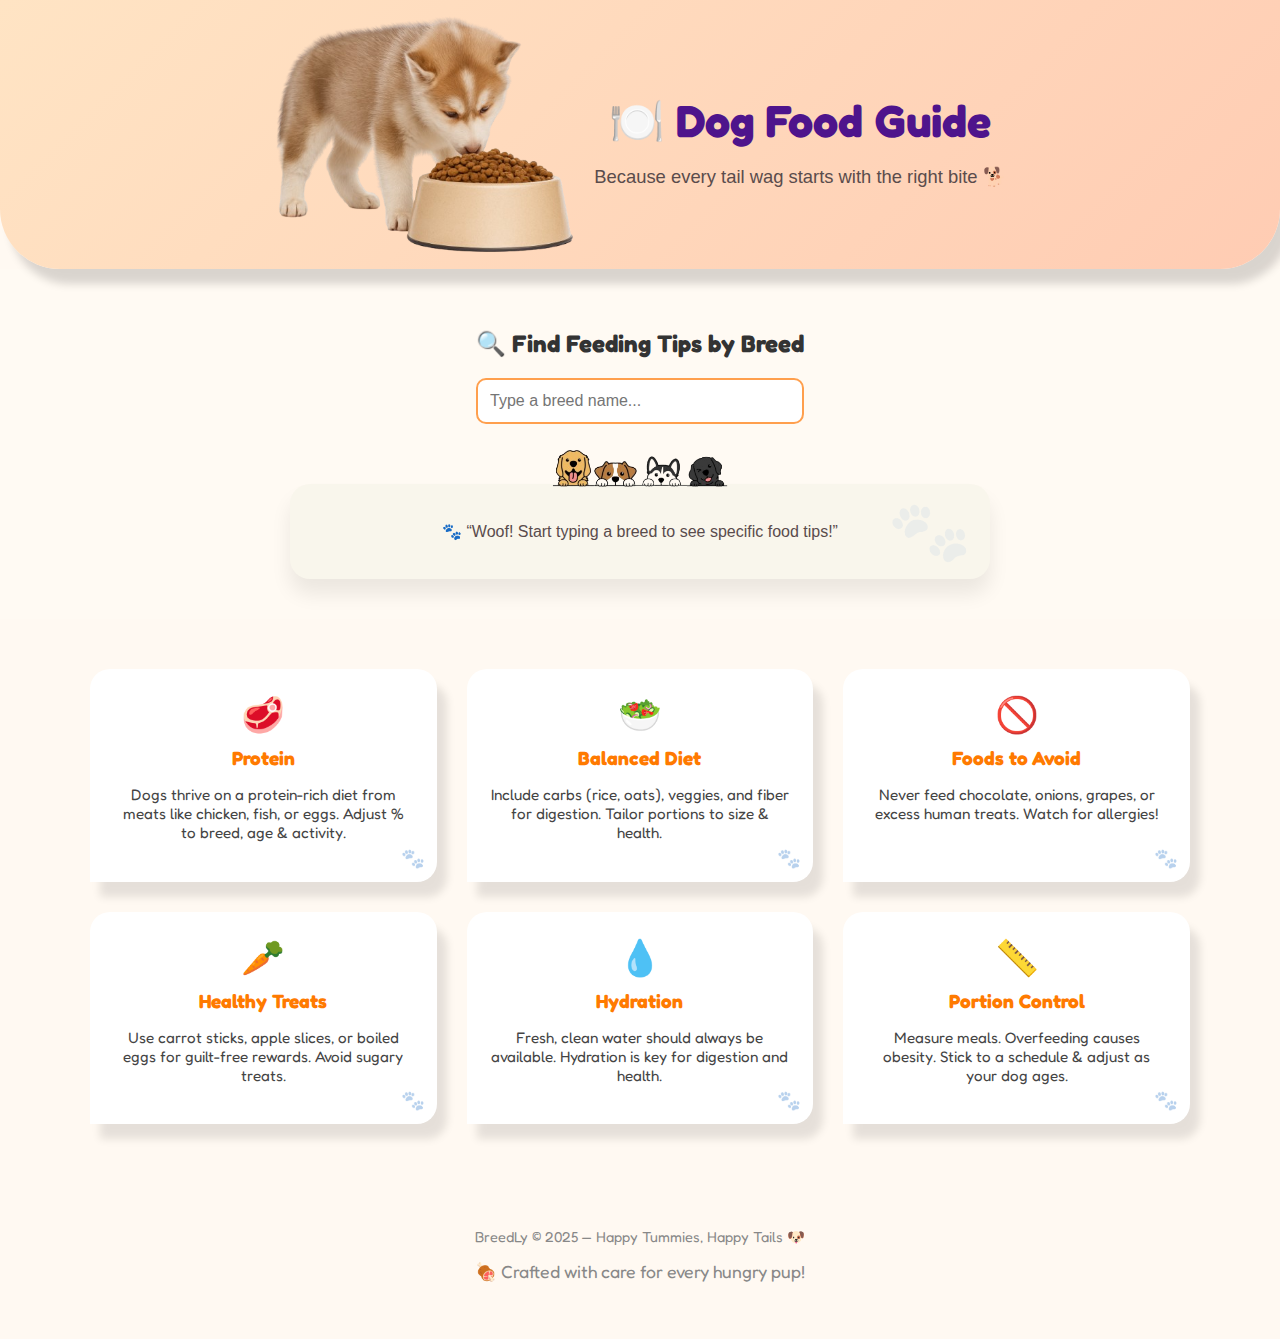
<file: pages/food-guide.html>
<!DOCTYPE html>
<html lang="en">
<head>
  <meta charset="UTF-8" />
  <meta name="viewport" content="width=device-width, initial-scale=1.0"/>
  <title>BreedLy | Dog Food Guide</title>
  <link rel="icon" href="/assets/pet-bowl.png" type="image/x-icon" />
  <link href="https://fonts.googleapis.com/css2?family=Fredoka:wght@500;600&display=swap" rel="stylesheet">
 <style>
    body {
      font-family: 'Fredoka', sans-serif;
      margin: 0;
      background: #fff9f2;
      color: #333;
    }

    /* Header */
    .food-header {
      background: linear-gradient(135deg, #ffe4c4, #ffccb3);
      border-bottom-left-radius: 60px;
      border-bottom-right-radius: 60px;
      box-shadow: 10px 15px 9px rgba(0, 0, 0, 0.15);
      position: relative;
      padding: 15px 15px ;
     
    }

    .food-header-content {
      display: flex;
      align-items: center;
      justify-content: center;
      gap: 20px;
      flex-wrap: wrap;
      max-width: 1000px;
      margin: 0 auto;
    }

    .food-dog-img {
      width: 300px;
      height: auto;
    }

    .food-text {
      text-align: center;
    }

    .food-text h1 {
      font-size: 2.8rem;
      color: #4e148c;
      margin-bottom: 10px;
    }

    .food-text p {
      font-size: 1.15rem;
      color: #5a4c4c;
      font-weight: 500;
      font-family: 'Segoe UI', sans-serif;
    }

    /* Breed Search Section */
    .breed-food-search {
      text-align: center;
      padding: 40px 20px;
      background: #fffaf3;
    }

    #breedSearch {
      padding: 12px;
      width: 80%;
      max-width: 300px;
      border-radius: 10px;
      border: 2px solid #ff9f4d;
      font-size: 1rem;
      margin-bottom: 20px;
    }

    .breed-result-wrapper {
      position: relative;
      width: 100%;
      max-width: 700px;
      margin: 0 auto;
      text-align: center;
      margin-top: 2rem;
    }

    .puppy-top {
      width: 190px;
      position: absolute;
      top: -35px;
      left: 50%;
      transform: translateX(-50%);
      z-index: 10;
      pointer-events: none;
    }

    .food-result-box {
      background: #f9f6ec;
      border-radius: 20px;
      box-shadow: 0 15px 20px rgba(0, 0, 0, 0.08);
      padding: 30px;
      max-height: 500px;
      overflow-y: auto;
      font-family: 'Segoe UI', sans-serif;
      position: relative;
      margin-top: 40px;
    }

    .food-result-box::before {
      content: "🐾";
      position: absolute;
      font-size: 4rem;
      opacity: 0.06;
      top: 10px;
      right: 20px;
      transform: rotate(-10deg);
    }

    .food-result-box h3 {
      font-size: 1.3rem;
      color: #4e148c;
      margin-bottom: 10px;
    }

    .food-result-box p {
      font-size: 1rem;
      color: #5a4c4c;
      margin: 8px 0;
    }

    #backButton {
      margin-top: 20px;
      padding: 10px 20px;
      background: #ff9f4d;
      color: #fff;
      border: none;
      border-radius: 8px;
      font-size: 1rem;
      cursor: pointer;
    }

    #backButton:hover {
      background: #ff7a00;
    }

    /* Cards */
    .food-section {
      max-width: 1100px;
      margin: 50px auto;
      padding: 0 20px;
      display: grid;
      grid-template-columns: repeat(auto-fit, minmax(260px, 1fr));
      gap: 30px;
    }

    .food-card {
      background: #fff;
      border-radius: 20px 20px 20px 0;
      box-shadow: 10px 15px 9px rgba(0, 0, 0, 0.1);
      padding: 24px;
      text-align: center;
      transition: transform 0.3s ease;
      position: relative;
    }

    .food-card::after {
      content: "🐾";
      position: absolute;
      bottom: 12px;
      right: 12px;
      font-size: 1.2rem;
      opacity: 0.3;
    }

    .food-card:hover {
      transform: translateY(-6px);
    }

    .food-card h3 {
      font-size: 1.2rem;
      color: #ff7a00;
      margin: 10px 0;
    }

    .food-card p {
      font-size: 0.95rem;
      color: #444;
    }

    .food-card .icon {
      font-size: 2.2rem;
      margin-bottom: 10px;
    }

    /* Footer */
    .footer-note {
      text-align: center;
      padding: 40px 20px;
      color: #888;
      font-size: 0.9rem;
    }

    .footer-note p:last-child {
      font-size: 1.1rem;
      margin-top: 10px;
    }

    @media (max-width: 600px) {
      .food-text h1 {
        font-size: 1.5rem;
      }
      .food-text p{
        font-size: 1rem;
      }
   
      .food-card p {
        font-size: 0.9rem;
      }
      .food-result-box h1{
        font-size: 1rem;
      }
      }
      @media (max-width: 768px) {
  .food-header-content {
    flex-direction: column;
    align-items: center;
    text-align: center;
    gap: 20px;
    padding: 20px;
  }

  .food-dog-img {
    width: 200px;
  }

  .food-text h1 {
    font-size: 2rem;
  }

  .food-text p {
    font-size: 1.05rem;
  }

  .breed-food-search {
    padding: 30px 10px;
  }

  #breedSearch {
    width: 90%;
    font-size: 0.95rem;
  }

  .puppy-top {
    width: 150px;
    top: -20px;
  }

  .food-result-box {
    padding: 20px;
    margin-top: 50px;
  }

  .food-result-box h3 {
    font-size: 1.1rem;
  }

  .food-result-box p {
    font-size: 0.95rem;
  }

  #backButton {
    width: 100%;
    font-size: 0.95rem;
  }

  .food-section {
    grid-template-columns: 1fr;
    padding: 0 10px;
    gap: 20px;
  }

  .food-card {
    padding: 20px;
  }

  .food-card h3 {
    font-size: 1.1rem;
  }

  .food-card p {
    font-size: 0.9rem;
  }

  .footer-note {
    font-size: 0.85rem;
  }

  .footer-note p:last-child {
    font-size: 1rem;
  }
}

@media (max-width: 400px) {
  .food-text h1 {
    font-size: 1.4rem;
  }

  .food-text p {
    font-size: 0.95rem;
  }

  .food-dog-img {
    width: 160px;
  }

  .puppy-top {
    width: 120px;
    top: -15px;
  }

  #breedSearch {
    max-width: 250px;
    font-size: 0.9rem;
  }

  .food-result-box h3 {
    font-size: 1rem;
  }

  .food-result-box p {
    font-size: 0.85rem;
  }

  .food-card h3 {
    font-size: 1rem;
  }

  .food-card p {
    font-size: 0.85rem;
  }

  .food-card .icon {
    font-size: 1.8rem;
  }

  #backButton {
    padding: 10px;
    font-size: 0.9rem;
  }

  .footer-note {
    font-size: 0.8rem;
    padding: 30px 10px;
  }

  .footer-note p:last-child {
    font-size: 0.95rem;
  }
}

    
  </style>
</head>
<body>

  <header class="food-header">
    <div class="food-header-content">
      <img src="/assets/dog eating.png" alt="Dog Bowl" class="food-dog-img" />
      <div class="food-text">
        <h1>🍽️ Dog Food Guide</h1>
        <p>Because every tail wag starts with the right bite 🐕</p>
      </div>
    </div>
  </header>

  <section class="breed-food-search">
    <h2>🔍 Find Feeding Tips by Breed</h2>
    <input type="text" id="breedSearch" placeholder="Type a breed name..." oninput="searchBreed()" />
    
    <div class="breed-result-wrapper">
      <img src="/assets/download-removebg-preview.png" alt="Peeking Puppies" class="puppy-top" />
      <div id="breedResult" class="food-result-box">
        <p>🐾 “Woof! Start typing a breed to see specific food tips!”</p>
      </div>
    </div>

    <button id="backButton" onclick="clearBreed()" style="display: none;">🔙 Back</button>
  </section>

  <section class="food-section">
    <div class="food-card">
      <div class="icon">🥩</div>
      <h3>Protein</h3>
      <p>Dogs thrive on a protein-rich diet from meats like chicken, fish, or eggs. Adjust % to breed, age & activity.</p>
    </div>

    <div class="food-card">
      <div class="icon">🥗</div>
      <h3>Balanced Diet</h3>
      <p>Include carbs (rice, oats), veggies, and fiber for digestion. Tailor portions to size & health.</p>
    </div>

    <div class="food-card">
      <div class="icon">🚫</div>
      <h3>Foods to Avoid</h3>
      <p>Never feed chocolate, onions, grapes, or excess human treats. Watch for allergies!</p>
    </div>

    <div class="food-card">
      <div class="icon">🥕</div>
      <h3>Healthy Treats</h3>
      <p>Use carrot sticks, apple slices, or boiled eggs for guilt-free rewards. Avoid sugary treats.</p>
    </div>

    <div class="food-card">
      <div class="icon">💧</div>
      <h3>Hydration</h3>
      <p>Fresh, clean water should always be available. Hydration is key for digestion and health.</p>
    </div>

    <div class="food-card">
      <div class="icon">📏</div>
      <h3>Portion Control</h3>
      <p>Measure meals. Overfeeding causes obesity. Stick to a schedule & adjust as your dog ages.</p>
    </div>
  </section>

  <footer class="footer-note">
    <p>BreedLy © 2025 — Happy Tummies, Happy Tails 🐶</p>
    <p>🍖 Crafted with care for every hungry pup!</p>
  </footer>

  <script>
    const breedFoodData = {
  "Siberian Husky": {
  "breed": "Siberian Husky",
  "size": "Medium–Large",
  "nutrient_needs": {
    "protein": "24–30%",
    "fat": "12–15%",
    "carbs": "25–40%",
    "fiber": "3–5%",
    "key_addons": "Lean protein, omega-3, fresh water always"
  },
  "good_foods": {
    "proteins": ["Chicken", "Lean mutton", "Fish", "Eggs"],
    "carbs": ["Rice", "Oats", "Sweet potato"],
    "veggies": ["Pumpkin", "Carrots", "Peas", "Spinach"],
    "fruits": ["Apple", "Banana"],
    "healthy_fats": ["Fish oil", "½ tsp ghee in cold weather"]
  },
  "daily_portions": {
    "adult": {
      "meals_per_day": 2,
      "amount": "500–800g cooked mix",
      "example": ["Morning: chicken rice peas", "Evening: fish oats pumpkin"]
    },
    "puppy": {
      "meals_per_day": "3–4",
      "note": "High protein, balanced fat"
    }
  },
  "foods_to_avoid": ["Chocolate", "Grapes", "Onion", "Garlic", "Bones"],
  "routine_care": {
    "exercise": "Daily run 1 hr min",
    "brushing": "Weekly brushing — heavy shedder",
    "vet": "Annual vet",
    "deworm": "Every 3 months",
    "good_kibble_brands": ["Farmina", "Orijen", "Taste of the Wild"]
  },
  "recipes": [
    {
      "title": "Chicken Rice Bowl",
      "ingredients": ["Chicken", "Rice", "Peas"],
      "instructions": ["Boil chicken.", "Cook rice & peas.", "Mix."]
    },
    {
      "title": "Fish Oats Mash",
      "ingredients": ["Fish", "Oats", "Pumpkin"],
      "instructions": ["Cook fish.", "Cook oats.", "Boil pumpkin, mash."]
    },
    {
      "title": "Egg Veggie Scramble",
      "ingredients": ["Eggs", "Sweet potato"],
      "instructions": ["Boil eggs.", "Cook & mash sweet potato."]
    },
    {
      "title": "Mutton Rice",
      "ingredients": ["Lean mutton", "Rice"],
      "instructions": ["Boil mutton.", "Cook rice.", "Mix."]
    },
    {
      "title": "Banana Curd Treat",
      "ingredients": ["Banana", "Curd"],
      "instructions": ["Mash banana.", "Mix with curd."]
    }
  ],
  "notes": ["Room temp only.", "Hydration always.", "No excess oil."]
}
,
      "Labrador Retriever": {
  "breed": "Labrador Retriever",
  "size": "Large",
  "nutrient_needs": {
    "protein": "22–28%",
    "fat": "10–15%",
    "carbs": "30–50%",
    "fiber": "3–5%",
    "key_addons": "Fish oil (omega-3), turmeric (joint health), calcium"
  },
  "good_foods": {
    "proteins": [
      "Boiled boneless chicken",
      "Cooked fish (salmon, rohu, sardines)",
      "Boiled eggs",
      "Homemade paneer"
    ],
    "carbs": [
      "Rice (white/brown)",
      "Oats",
      "Daliya",
      "Sweet potato"
    ],
    "veggies": [
      "Carrot",
      "Pumpkin",
      "Green beans",
      "Peas"
    ],
    "fruits": [
      "Apple (no seeds)",
      "Banana",
      "Papaya",
      "Seedless watermelon"
    ],
    "healthy_fats": [
      "Fish oil",
      "1 tsp ghee (optional)"
    ]
  },
  "daily_portions": {
    "adult": {
      "meals_per_day": 2,
      "amount": "500–750g cooked food OR 3–4 cups dry kibble daily",
      "example": [
        "Morning: chicken + rice + carrots",
        "Evening: fish + oats + pumpkin + paneer"
      ]
    },
    "puppy": {
      "meals_per_day": "3–4 meals/day",
      "note": "Higher protein for growth"
    }
  },
  "foods_to_avoid": [
    "Chocolate",
    "Onions",
    "Garlic",
    "Grapes",
    "Raisins",
    "Cooked bones",
    "Fried food",
    "Too much sweets",
    "Excess milk"
  ],
  "routine_care": {
    "exercise": "60–90 mins daily (walks, play, swimming)",
    "brushing": "Weekly brushing",
    "vet": "Annual vet check",
    "deworm": "Every 3 months",
    "good_kibble_brands": [
      "Drools Focus",
      "Farmina N&D",
      "Royal Canin Labrador",
      "Orijen"
    ]
  },
  "recipes": [
    {
      "title": "Chicken Rice Bowl",
      "ingredients": ["200g chicken", "1 cup rice", "½ carrot", "¼ cup pumpkin"],
      "instructions": [
        "Boil chicken, shred.",
        "Cook rice & veggies.",
        "Mix and serve."
      ]
    },
    {
      "title": "Fish Oats Mix",
      "ingredients": ["150g fish", "½ cup oats", "¼ cup peas"],
      "instructions": [
        "Cook fish & debone.",
        "Cook oats plain.",
        "Mix peas & fish."
      ]
    },
    {
      "title": "Egg Daliya",
      "ingredients": ["2 boiled eggs", "½ cup daliya", "¼ carrot"],
      "instructions": [
        "Boil eggs, chop.",
        "Cook daliya soft.",
        "Mix all."
      ]
    },
    {
      "title": "Paneer Veg Rice",
      "ingredients": ["50g paneer", "½ cup rice", "¼ cup pumpkin"],
      "instructions": [
        "Crumble paneer.",
        "Cook rice & pumpkin.",
        "Combine."
      ]
    },
    {
      "title": "Banana Curd Treat",
      "ingredients": ["½ banana", "2 tbsp curd"],
      "instructions": [
        "Mash banana.",
        "Mix with curd."
      ]
    }
  ],
  "notes": [
    "Serve at room temp.",
    "Use fresh ingredients.",
    "Leftovers max 1 day.",
    "Hydration always.",
    "Introduce slowly."
  ]
},"Golden Retriever": {
  "breed": "Golden Retriever",
  "size": "Large",
  "nutrient_needs": {
    "protein": "22–28%",
    "fat": "10–15%",
    "carbs": "30–50%",
    "fiber": "3–5%",
    "key_addons": "Balanced protein, omega-3, fresh water"
  },
  "good_foods": {
    "proteins": ["Chicken", "Fish", "Boiled eggs", "Paneer"],
    "carbs": ["Rice", "Oats", "Sweet potato"],
    "veggies": ["Carrots", "Pumpkin", "Peas"],
    "fruits": ["Apple", "Banana", "Papaya"],
    "healthy_fats": ["Fish oil", "1 tsp ghee (optional)"]
  },
  "daily_portions": {
    "adult": {
      "meals_per_day": 2,
      "amount": "500–700g cooked or 3–4 cups dry",
      "example": ["Chicken + rice + carrots", "Eggs + oats + pumpkin"]
    },
    "puppy": {
      "meals_per_day": "3–4",
      "note": "Higher protein"
    }
  },
  "foods_to_avoid": ["Chocolate", "Onion", "Garlic", "Grapes", "Cooked bones"],
  "routine_care": {
    "exercise": "Daily walks, fetch, 1 hr min",
    "brushing": "Weekly",
    "vet": "Yearly check",
    "deworm": "Every 3 months",
    "good_kibble_brands": ["Farmina", "Drools", "Orijen"]
  },
  "recipes": [
    {
      "title": "Chicken Rice Bowl",
      "ingredients": ["Chicken", "Rice", "Carrot"],
      "instructions": ["Boil chicken & rice.", "Add carrot.", "Serve."]
    },
    {
      "title": "Fish Oats",
      "ingredients": ["Fish", "Oats", "Pumpkin"],
      "instructions": ["Cook fish.", "Cook oats.", "Mash pumpkin."]
    },
    {
      "title": "Egg Daliya",
      "ingredients": ["Eggs", "Daliya", "Carrot"],
      "instructions": ["Boil eggs.", "Cook daliya.", "Mix."]
    },
    {
      "title": "Paneer Rice",
      "ingredients": ["Paneer", "Rice", "Peas"],
      "instructions": ["Crumble paneer.", "Cook rice & peas.", "Mix."]
    },
    {
      "title": "Banana Treat",
      "ingredients": ["Banana", "Curd"],
      "instructions": ["Mash banana.", "Mix with curd."]
    }
  ],
  "notes": ["Serve room temp.", "Hydration always.", "No spices.", "Introduce slowly."]
}
,"German Shepherd": {
  "breed": "German Shepherd",
  "size": "Large",
  "nutrient_needs": {
    "protein": "24–30%",
    "fat": "12–15%",
    "carbs": "25–40%",
    "fiber": "3–5%",
    "key_addons": "Strong protein, joint care, fish oil"
  },
  "good_foods": {
    "proteins": ["Chicken", "Lean mutton", "Fish", "Eggs"],
    "carbs": ["Rice", "Oats", "Sweet potato"],
    "veggies": ["Pumpkin", "Carrots", "Beans"],
    "fruits": ["Apple", "Banana"],
    "healthy_fats": ["Fish oil", "Tiny ghee"]
  },
  "daily_portions": {
    "adult": {
      "meals_per_day": 2,
      "amount": "600–900g cooked OR 4–5 cups dry",
      "example": ["Chicken rice bowl", "Fish oats bowl"]
    },
    "puppy": {
      "meals_per_day": "3–4",
      "note": "Extra protein"
    }
  },
  "foods_to_avoid": ["Chocolate", "Bones", "Garlic", "Onions"],
  "routine_care": {
    "exercise": "Daily 1–2 hrs activity",
    "brushing": "Weekly",
    "vet": "Annual",
    "deworm": "Every 3 months",
    "good_kibble_brands": ["Farmina", "Orijen"]
  },
  "recipes": [
    {
      "title": "Chicken Rice",
      "ingredients": ["Chicken", "Rice", "Carrot"],
      "instructions": ["Boil chicken.", "Cook rice.", "Add carrot."]
    },
    {
      "title": "Fish Oats",
      "ingredients": ["Fish", "Oats", "Pumpkin"],
      "instructions": ["Cook fish.", "Cook oats.", "Mix pumpkin."]
    },
    {
      "title": "Egg Sweet Potato",
      "ingredients": ["Egg", "Sweet potato"],
      "instructions": ["Boil egg.", "Boil & mash sweet potato."]
    },
    {
      "title": "Mutton Rice",
      "ingredients": ["Mutton", "Rice", "Beans"],
      "instructions": ["Boil mutton.", "Cook rice & beans.", "Mix."]
    },
    {
      "title": "Curd Banana",
      "ingredients": ["Banana", "Curd"],
      "instructions": ["Mash banana.", "Mix curd."]
    }
  ],
  "notes": ["Room temp food.", "Fresh water always.", "Good protein."]
}
,"Beagle": {
  "breed": "Beagle",
  "size": "Small–Medium",
  "nutrient_needs": {
    "protein": "22–26%",
    "fat": "10–12%",
    "carbs": "40–50%",
    "fiber": "3–5%",
    "key_addons": "Lean protein, portion control"
  },
  "good_foods": {
    "proteins": ["Chicken", "Eggs", "Fish"],
    "carbs": ["Rice", "Oats", "Daliya"],
    "veggies": ["Carrots", "Pumpkin", "Beans"],
    "fruits": ["Apple", "Banana"],
    "healthy_fats": ["Tiny fish oil"]
  },
  "daily_portions": {
    "adult": {
      "meals_per_day": 2,
      "amount": "300–500g cooked",
      "example": ["Chicken rice", "Egg oats"]
    },
    "puppy": {
      "meals_per_day": "3",
      "note": "Small portions"
    }
  },
  "foods_to_avoid": ["Chocolate", "Onion", "Grapes"],
  "routine_care": {
    "exercise": "Daily walk 45 mins",
    "brushing": "Weekly",
    "vet": "Annual",
    "deworm": "Every 3 months",
    "good_kibble_brands": ["Drools", "Royal Canin"]
  },
  "recipes": [
    {
      "title": "Chicken Rice",
      "ingredients": ["Chicken", "Rice", "Carrot"],
      "instructions": ["Boil chicken.", "Cook rice.", "Mix."]
    },
    {
      "title": "Egg Oats",
      "ingredients": ["Egg", "Oats"],
      "instructions": ["Boil egg.", "Cook oats."]
    },
    {
      "title": "Fish Rice",
      "ingredients": ["Fish", "Rice"],
      "instructions": ["Cook fish.", "Cook rice."]
    },
    {
      "title": "Paneer Rice",
      "ingredients": ["Paneer", "Rice"],
      "instructions": ["Crumble paneer.", "Cook rice."]
    },
    {
      "title": "Banana Treat",
      "ingredients": ["Banana", "Curd"],
      "instructions": ["Mash banana.", "Mix curd."]
    }
  ],
  "notes": ["No fried food.", "Always hydrate."]
}
,"Pug": {
  "breed": "Pug",
  "size": "Small",
  "nutrient_needs": {
    "protein": "20–24%",
    "fat": "8–12%",
    "carbs": "40–50%",
    "fiber": "3–5%",
    "key_addons": "Low fat, portion control"
  },
  "good_foods": {
    "proteins": ["Chicken", "Fish", "Eggs"],
    "carbs": ["Rice", "Oats"],
    "veggies": ["Pumpkin", "Peas", "Carrot"],
    "fruits": ["Apple", "Banana"],
    "healthy_fats": ["Tiny fish oil"]
  },
  "daily_portions": {
    "adult": {
      "meals_per_day": 2,
      "amount": "200–350g cooked",
      "example": ["Chicken rice", "Egg oats"]
    },
    "puppy": {
      "meals_per_day": "3",
      "note": "Small balanced meals"
    }
  },
  "foods_to_avoid": ["Chocolate", "Garlic", "Bones", "Fried food"],
  "routine_care": {
    "exercise": "Short walk 30 mins",
    "brushing": "Weekly",
    "vet": "Annual",
    "deworm": "Every 3 months",
    "good_kibble_brands": ["Drools", "Farmina"]
  },
  "recipes": [
    {
      "title": "Chicken Rice",
      "ingredients": ["Chicken", "Rice", "Pumpkin"],
      "instructions": ["Boil chicken.", "Cook rice.", "Mix pumpkin."]
    },
    {
      "title": "Egg Oats",
      "ingredients": ["Egg", "Oats"],
      "instructions": ["Boil egg.", "Cook oats."]
    },
    {
      "title": "Fish Sweet Potato",
      "ingredients": ["Fish", "Sweet potato"],
      "instructions": ["Cook fish.", "Boil & mash sweet potato."]
    },
    {
      "title": "Paneer Rice",
      "ingredients": ["Paneer", "Rice"],
      "instructions": ["Crumble paneer.", "Cook rice."]
    },
    {
      "title": "Banana Curd",
      "ingredients": ["Banana", "Curd"],
      "instructions": ["Mash banana.", "Mix curd."]
    }
  ],
  "notes": ["Keep portions small.", "Hydrate well.", "No oily food."]
},
"Shih Tzu": {
  "breed": "Shih Tzu",
  "size": "Small",
  "nutrient_needs": {
    "protein": "22–26%",
    "fat": "8–12%",
    "carbs": "40–50%",
    "fiber": "3–5%",
    "key_addons": "Lean protein, easy to digest, low fat"
  },
  "good_foods": {
    "proteins": ["Chicken", "Boiled eggs", "Fish", "Paneer"],
    "carbs": ["Rice", "Oats", "Sweet potato"],
    "veggies": ["Pumpkin", "Carrots", "Peas"],
    "fruits": ["Apple", "Banana"],
    "healthy_fats": ["Tiny fish oil"]
  },
  "daily_portions": {
    "adult": {
      "meals_per_day": 2,
      "amount": "200–400g cooked",
      "example": ["Morning: chicken rice bowl", "Evening: egg oats mix"]
    },
    "puppy": {
      "meals_per_day": "3–4 meals/day",
      "note": "Small balanced portions"
    }
  },
  "foods_to_avoid": ["Chocolate", "Garlic", "Bones", "Fried food"],
  "routine_care": {
    "exercise": "Short walk/play 30 mins",
    "brushing": "Daily brushing — long coat",
    "vet": "Annual vet check",
    "deworm": "Every 3 months",
    "good_kibble_brands": ["Royal Canin", "Farmina"]
  },
  "recipes": [
    {
      "title": "Chicken Rice Bowl",
      "ingredients": ["100g chicken", "½ cup rice", "¼ cup pumpkin"],
      "instructions": ["Boil chicken.", "Cook rice & pumpkin.", "Mix."]
    },
    {
      "title": "Egg Oats",
      "ingredients": ["1 egg", "½ cup oats"],
      "instructions": ["Boil egg.", "Cook oats plain.", "Mix."]
    },
    {
      "title": "Fish Rice",
      "ingredients": ["50g fish", "½ cup rice"],
      "instructions": ["Cook fish.", "Cook rice.", "Combine."]
    },
    {
      "title": "Paneer Veg Rice",
      "ingredients": ["30g paneer", "½ cup rice", "Carrots"],
      "instructions": ["Crumble paneer.", "Cook rice & carrots.", "Mix."]
    },
    {
      "title": "Banana Treat",
      "ingredients": ["¼ banana", "1 tbsp plain curd"],
      "instructions": ["Mash banana.", "Mix curd.", "Give small."]
    }
  ],
  "notes": ["Room temp only.", "No spices.", "Fresh water always."]
}
,"Lhasa Apso": {
  "breed": "Lhasa Apso",
  "size": "Small",
  "nutrient_needs": {
    "protein": "22–26%",
    "fat": "10–12%",
    "carbs": "40–50%",
    "fiber": "3–5%",
    "key_addons": "Good protein, light fat"
  },
  "good_foods": {
    "proteins": ["Chicken", "Eggs", "Paneer"],
    "carbs": ["Rice", "Oats"],
    "veggies": ["Pumpkin", "Carrot"],
    "fruits": ["Apple", "Banana"],
    "healthy_fats": ["Tiny fish oil"]
  },
  "daily_portions": {
    "adult": {
      "meals_per_day": 2,
      "amount": "200–400g cooked",
      "example": ["Morning: chicken rice", "Evening: egg oats"]
    },
    "puppy": {
      "meals_per_day": "3",
      "note": "Small, easy to digest"
    }
  },
  "foods_to_avoid": ["Chocolate", "Bones", "Fried food"],
  "routine_care": {
    "exercise": "Short walk/play 30 mins",
    "brushing": "Daily brushing",
    "vet": "Annual vet check",
    "deworm": "Every 3 months",
    "good_kibble_brands": ["Royal Canin", "Drools"]
  },
  "recipes": [
    {
      "title": "Chicken Rice",
      "ingredients": ["Chicken", "Rice", "Carrot"],
      "instructions": ["Boil chicken.", "Cook rice & carrot.", "Mix."]
    },
    {
      "title": "Egg Oats",
      "ingredients": ["Egg", "Oats"],
      "instructions": ["Boil egg.", "Cook oats.", "Mix."]
    },
    {
      "title": "Paneer Rice",
      "ingredients": ["Paneer", "Rice"],
      "instructions": ["Crumble paneer.", "Cook rice.", "Combine."]
    },
    {
      "title": "Fish Rice",
      "ingredients": ["Fish", "Rice"],
      "instructions": ["Cook fish.", "Cook rice.", "Mix."]
    },
    {
      "title": "Banana Curd",
      "ingredients": ["Banana", "Curd"],
      "instructions": ["Mash banana.", "Mix with curd."]
    }
  ],
  "notes": ["No salt or spices.", "Hydration always."]
}
,"Pomeranian": {
  "breed": "Pomeranian",
  "size": "Small",
  "nutrient_needs": {
    "protein": "20–24%",
    "fat": "8–12%",
    "carbs": "40–50%",
    "fiber": "3–5%",
    "key_addons": "Light protein, portion control"
  },
  "good_foods": {
    "proteins": ["Chicken", "Eggs", "Fish"],
    "carbs": ["Rice", "Oats"],
    "veggies": ["Pumpkin", "Carrots"],
    "fruits": ["Apple", "Banana"],
    "healthy_fats": ["Tiny fish oil"]
  },
  "daily_portions": {
    "adult": {
      "meals_per_day": 2,
      "amount": "150–300g cooked",
      "example": ["Morning: chicken rice", "Evening: egg oats"]
    },
    "puppy": {
      "meals_per_day": "3 small",
      "note": "Tiny portions"
    }
  },
  "foods_to_avoid": ["Chocolate", "Bones", "Onions"],
  "routine_care": {
    "exercise": "Short walk 20 mins",
    "brushing": "Weekly",
    "vet": "Annual check",
    "deworm": "Every 3 months",
    "good_kibble_brands": ["Drools", "Royal Canin"]
  },
  "recipes": [
    {
      "title": "Chicken Rice",
      "ingredients": ["Chicken", "Rice", "Pumpkin"],
      "instructions": ["Boil chicken.", "Cook rice & pumpkin.", "Mix."]
    },
    {
      "title": "Egg Oats",
      "ingredients": ["Egg", "Oats"],
      "instructions": ["Boil egg.", "Cook oats.", "Mix."]
    },
    {
      "title": "Fish Rice",
      "ingredients": ["Fish", "Rice"],
      "instructions": ["Cook fish.", "Cook rice.", "Combine."]
    },
    {
      "title": "Paneer Rice",
      "ingredients": ["Paneer", "Rice"],
      "instructions": ["Crumble paneer.", "Cook rice.", "Mix."]
    },
    {
      "title": "Banana Treat",
      "ingredients": ["Banana"],
      "instructions": ["Mash banana.", "Give as treat."]
    }
  ],
  "notes": ["Fresh water.", "No oily food."]
}
,"Indian Spitz": {
  "breed": "Indian Spitz",
  "size": "Small–Medium",
  "nutrient_needs": {
    "protein": "22–26%",
    "fat": "10–12%",
    "carbs": "40–50%",
    "fiber": "3–5%",
    "key_addons": "Balanced protein, portion control"
  },
  "good_foods": {
    "proteins": ["Chicken", "Eggs", "Fish"],
    "carbs": ["Rice", "Oats", "Daliya"],
    "veggies": ["Pumpkin", "Carrots"],
    "fruits": ["Apple", "Banana"],
    "healthy_fats": ["Fish oil"]
  },
  "daily_portions": {
    "adult": {
      "meals_per_day": 2,
      "amount": "250–400g cooked",
      "example": ["Morning: chicken rice", "Evening: egg oats"]
    },
    "puppy": {
      "meals_per_day": "3",
      "note": "Balanced protein"
    }
  },
  "foods_to_avoid": ["Chocolate", "Garlic", "Bones"],
  "routine_care": {
    "exercise": "Daily walk 30–45 mins",
    "brushing": "Weekly",
    "vet": "Annual vet",
    "deworm": "Every 3 months",
    "good_kibble_brands": ["Drools", "Royal Canin"]
  },
  "recipes": [
    {
      "title": "Chicken Rice",
      "ingredients": ["Chicken", "Rice", "Carrot"],
      "instructions": ["Boil chicken.", "Cook rice & carrot.", "Mix."]
    },
    {
      "title": "Egg Oats",
      "ingredients": ["Egg", "Oats"],
      "instructions": ["Boil egg.", "Cook oats.", "Mix."]
    },
    {
      "title": "Fish Rice",
      "ingredients": ["Fish", "Rice"],
      "instructions": ["Cook fish.", "Cook rice.", "Mix."]
    },
    {
      "title": "Paneer Rice",
      "ingredients": ["Paneer", "Rice"],
      "instructions": ["Crumble paneer.", "Cook rice.", "Mix."]
    },
    {
      "title": "Banana Treat",
      "ingredients": ["Banana"],
      "instructions": ["Mash banana.", "Give small."]
    }
  ],
  "notes": ["Fresh water always.", "Room temp food."]
}
,"Dachshund": {
  "breed": "Dachshund",
  "size": "Small",
  "nutrient_needs": {
    "protein": "22–26%",
    "fat": "10–12%",
    "carbs": "40–50%",
    "fiber": "3–5%",
    "key_addons": "Strong protein, joint care"
  },
  "good_foods": {
    "proteins": ["Chicken", "Eggs", "Fish"],
    "carbs": ["Rice", "Oats"],
    "veggies": ["Pumpkin", "Carrots"],
    "fruits": ["Apple", "Banana"],
    "healthy_fats": ["Fish oil"]
  },
  "daily_portions": {
    "adult": {
      "meals_per_day": 2,
      "amount": "200–350g cooked",
      "example": ["Morning: chicken rice", "Evening: egg oats"]
    },
    "puppy": {
      "meals_per_day": "3",
      "note": "Balanced protein, watch weight"
    }
  },
  "foods_to_avoid": ["Chocolate", "Garlic", "Bones"],
  "routine_care": {
    "exercise": "Daily walk 30–45 mins",
    "brushing": "Weekly",
    "vet": "Annual vet",
    "deworm": "Every 3 months",
    "good_kibble_brands": ["Farmina", "Drools"]
  },
  "recipes": [
    {
      "title": "Chicken Rice",
      "ingredients": ["Chicken", "Rice", "Carrot"],
      "instructions": ["Boil chicken.", "Cook rice & carrot.", "Mix."]
    },
    {
      "title": "Egg Oats",
      "ingredients": ["Egg", "Oats"],
      "instructions": ["Boil egg.", "Cook oats.", "Mix."]
    },
    {
      "title": "Fish Rice",
      "ingredients": ["Fish", "Rice"],
      "instructions": ["Cook fish.", "Cook rice.", "Mix."]
    },
    {
      "title": "Paneer Rice",
      "ingredients": ["Paneer", "Rice"],
      "instructions": ["Crumble paneer.", "Cook rice.", "Mix."]
    },
    {
      "title": "Banana Curd",
      "ingredients": ["Banana", "Curd"],
      "instructions": ["Mash banana.", "Mix curd."]
    }
  ],
  "notes": ["Hydration always.", "Keep portions small."]
}
,"Cocker Spaniel": {
  "breed": "Cocker Spaniel",
  "size": "Medium",
  "nutrient_needs": {
    "protein": "22–28%",
    "fat": "10–12%",
    "carbs": "35–45%",
    "fiber": "3–5%",
    "key_addons": "Moderate protein, good coat care, omega-3"
  },
  "good_foods": {
    "proteins": ["Chicken", "Fish", "Boiled eggs", "Paneer"],
    "carbs": ["Rice", "Oats", "Daliya"],
    "veggies": ["Pumpkin", "Carrot", "Peas"],
    "fruits": ["Apple", "Banana"],
    "healthy_fats": ["Fish oil"]
  },
  "daily_portions": {
    "adult": {
      "meals_per_day": 2,
      "amount": "400–600g cooked",
      "example": ["Morning: chicken rice bowl", "Evening: fish oats mash"]
    },
    "puppy": {
      "meals_per_day": "3–4",
      "note": "Balanced protein for coat & skin"
    }
  },
  "foods_to_avoid": ["Chocolate", "Garlic", "Bones", "Fried food"],
  "routine_care": {
    "exercise": "Daily walk/play 45 mins",
    "brushing": "Brush ears often",
    "vet": "Annual check",
    "deworm": "Every 3 months",
    "good_kibble_brands": ["Royal Canin", "Drools"]
  },
  "recipes": [
    {
      "title": "Chicken Rice",
      "ingredients": ["Chicken", "Rice", "Carrot"],
      "instructions": ["Boil chicken.", "Cook rice & carrot.", "Mix."]
    },
    {
      "title": "Fish Oats",
      "ingredients": ["Fish", "Oats", "Pumpkin"],
      "instructions": ["Cook fish.", "Cook oats.", "Mash pumpkin."]
    },
    {
      "title": "Egg Veg Mix",
      "ingredients": ["Egg", "Beans", "Sweet potato"],
      "instructions": ["Boil egg.", "Boil veggies.", "Mix."]
    },
    {
      "title": "Paneer Rice",
      "ingredients": ["Paneer", "Rice", "Peas"],
      "instructions": ["Crumble paneer.", "Cook rice & peas.", "Combine."]
    },
    {
      "title": "Banana Curd",
      "ingredients": ["Banana", "Curd"],
      "instructions": ["Mash banana.", "Mix with curd."]
    }
  ],
  "notes": ["Room temp food.", "No spices.", "Fresh water always."]
}
,"Boxer": {
  "breed": "Boxer",
  "size": "Large",
  "nutrient_needs": {
    "protein": "24–30%",
    "fat": "12–15%",
    "carbs": "30–40%",
    "fiber": "3–5%",
    "key_addons": "High protein, strong muscle support"
  },
  "good_foods": {
    "proteins": ["Chicken", "Lean mutton", "Fish", "Eggs"],
    "carbs": ["Rice", "Oats", "Sweet potato"],
    "veggies": ["Pumpkin", "Carrots", "Peas"],
    "fruits": ["Apple", "Banana"],
    "healthy_fats": ["Fish oil", "Tiny ghee"]
  },
  "daily_portions": {
    "adult": {
      "meals_per_day": 2,
      "amount": "600–800g cooked",
      "example": ["Morning: chicken rice", "Evening: fish oats"]
    },
    "puppy": {
      "meals_per_day": "3",
      "note": "High protein growth"
    }
  },
  "foods_to_avoid": ["Chocolate", "Onion", "Bones", "Fatty scraps"],
  "routine_care": {
    "exercise": "Daily walk/play 1 hr",
    "brushing": "Weekly",
    "vet": "Annual",
    "deworm": "3 months",
    "good_kibble_brands": ["Farmina", "Drools", "Royal Canin"]
  },
  "recipes": [
    {
      "title": "Chicken Rice",
      "ingredients": ["Chicken", "Rice", "Carrot"],
      "instructions": ["Boil chicken.", "Cook rice & carrot.", "Combine."]
    },
    {
      "title": "Fish Oats",
      "ingredients": ["Fish", "Oats", "Pumpkin"],
      "instructions": ["Cook fish.", "Cook oats.", "Mix pumpkin."]
    },
    {
      "title": "Egg Veg Mix",
      "ingredients": ["Egg", "Beans", "Sweet potato"],
      "instructions": ["Boil egg.", "Boil veggies.", "Combine."]
    },
    {
      "title": "Mutton Rice",
      "ingredients": ["Mutton", "Rice", "Peas"],
      "instructions": ["Boil mutton.", "Cook rice & peas.", "Mix."]
    },
    {
      "title": "Banana Treat",
      "ingredients": ["Banana", "Curd"],
      "instructions": ["Mash banana.", "Mix curd."]
    }
  ],
  "notes": ["Portion control.", "Always fresh water.", "No oily food."]
}
,"Doberman Pinscher": {
  "breed": "Doberman Pinscher",
  "size": "Large",
  "nutrient_needs": {
    "protein": "24–30%",
    "fat": "12–15%",
    "carbs": "30–40%",
    "fiber": "3–5%",
    "key_addons": "High protein, muscle health"
  },
  "good_foods": {
    "proteins": ["Chicken", "Lean mutton", "Fish", "Eggs"],
    "carbs": ["Rice", "Oats"],
    "veggies": ["Pumpkin", "Carrots"],
    "fruits": ["Apple", "Banana"],
    "healthy_fats": ["Fish oil", "Tiny ghee"]
  },
  "daily_portions": {
    "adult": {
      "meals_per_day": 2,
      "amount": "600–900g cooked",
      "example": ["Morning: chicken rice", "Evening: fish oats"]
    },
    "puppy": {
      "meals_per_day": "3–4",
      "note": "High protein"
    }
  },
  "foods_to_avoid": ["Chocolate", "Bones", "Fat scraps"],
  "routine_care": {
    "exercise": "Daily run/play 1–2 hrs",
    "brushing": "Weekly",
    "vet": "Annual vet",
    "deworm": "3 months",
    "good_kibble_brands": ["Drools Focus", "Farmina", "Orijen"]
  },
  "recipes": [
    {
      "title": "Chicken Rice",
      "ingredients": ["Chicken", "Rice", "Pumpkin"],
      "instructions": ["Boil chicken.", "Cook rice & pumpkin.", "Combine."]
    },
    {
      "title": "Fish Oats",
      "ingredients": ["Fish", "Oats"],
      "instructions": ["Cook fish.", "Cook oats.", "Mix."]
    },
    {
      "title": "Egg Sweet Potato",
      "ingredients": ["Egg", "Sweet potato"],
      "instructions": ["Boil egg.", "Boil & mash sweet potato."]
    },
    {
      "title": "Mutton Rice",
      "ingredients": ["Mutton", "Rice"],
      "instructions": ["Boil mutton.", "Cook rice.", "Mix."]
    },
    {
      "title": "Banana Treat",
      "ingredients": ["Banana", "Curd"],
      "instructions": ["Mash banana.", "Mix curd."]
    }
  ],
  "notes": ["Good portion size.", "Always fresh water."]
}
,"Rottweiler": {
  "breed": "Rottweiler",
  "size": "Large",
  "nutrient_needs": {
    "protein": "26–30%",
    "fat": "12–15%",
    "carbs": "25–35%",
    "fiber": "3–5%",
    "key_addons": "High protein, strong bone support"
  },
  "good_foods": {
    "proteins": ["Chicken", "Lean mutton", "Fish", "Eggs"],
    "carbs": ["Rice", "Oats", "Sweet potato"],
    "veggies": ["Pumpkin", "Carrot"],
    "fruits": ["Apple", "Banana"],
    "healthy_fats": ["Fish oil", "Tiny ghee"]
  },
  "daily_portions": {
    "adult": {
      "meals_per_day": 2,
      "amount": "700–1000g cooked",
      "example": ["Morning: chicken rice", "Evening: fish oats"]
    },
    "puppy": {
      "meals_per_day": "3–4",
      "note": "High protein"
    }
  },
  "foods_to_avoid": ["Chocolate", "Onion", "Bones"],
  "routine_care": {
    "exercise": "Daily run/play 1 hr",
    "brushing": "Weekly",
    "vet": "Annual",
    "deworm": "3 months",
    "good_kibble_brands": ["Drools", "Farmina", "Royal Canin"]
  },
  "recipes": [
    {
      "title": "Chicken Rice",
      "ingredients": ["Chicken", "Rice", "Carrot"],
      "instructions": ["Boil chicken.", "Cook rice & carrot.", "Mix."]
    },
    {
      "title": "Fish Oats",
      "ingredients": ["Fish", "Oats", "Pumpkin"],
      "instructions": ["Cook fish.", "Cook oats.", "Mash pumpkin."]
    },
    {
      "title": "Egg Sweet Potato",
      "ingredients": ["Egg", "Sweet potato"],
      "instructions": ["Boil egg.", "Boil & mash sweet potato."]
    },
    {
      "title": "Mutton Rice",
      "ingredients": ["Mutton", "Rice"],
      "instructions": ["Boil mutton.", "Cook rice.", "Combine."]
    },
    {
      "title": "Banana Treat",
      "ingredients": ["Banana", "Curd"],
      "instructions": ["Mash banana.", "Mix curd."]
    }
  ],
  "notes": ["Big portions.", "Hydration always."]
}
,"Great Dane": {
  "breed": "Great Dane",
  "size": "Giant",
  "nutrient_needs": {
    "protein": "24–28%",
    "fat": "10–14%",
    "carbs": "30–40%",
    "fiber": "3–5%",
    "key_addons": "Strong protein, joint & bone care"
  },
  "good_foods": {
    "proteins": ["Chicken", "Lean mutton", "Fish", "Eggs"],
    "carbs": ["Rice", "Oats"],
    "veggies": ["Pumpkin", "Carrots", "Beans"],
    "fruits": ["Apple", "Banana"],
    "healthy_fats": ["Fish oil"]
  },
  "daily_portions": {
    "adult": {
      "meals_per_day": 2,
      "amount": "800–1200g cooked",
      "example": ["Morning: chicken rice", "Evening: fish oats"]
    },
    "puppy": {
      "meals_per_day": "3–4",
      "note": "Strong bones, controlled protein"
    }
  },
  "foods_to_avoid": ["Chocolate", "Bones", "Onions"],
  "routine_care": {
    "exercise": "Daily walk 1 hr",
    "brushing": "Weekly",
    "vet": "Annual vet",
    "deworm": "Every 3 months",
    "good_kibble_brands": ["Farmina", "Royal Canin Giant"]
  },
  "recipes": [
    {
      "title": "Chicken Rice",
      "ingredients": ["Chicken", "Rice", "Pumpkin"],
      "instructions": ["Boil chicken.", "Cook rice & pumpkin.", "Mix."]
    },
    {
      "title": "Fish Oats",
      "ingredients": ["Fish", "Oats", "Beans"],
      "instructions": ["Cook fish.", "Cook oats.", "Boil beans, mix."]
    },
    {
      "title": "Egg Sweet Potato",
      "ingredients": ["Eggs", "Sweet potato"],
      "instructions": ["Boil eggs.", "Boil & mash sweet potato."]
    },
    {
      "title": "Mutton Rice",
      "ingredients": ["Lean mutton", "Rice"],
      "instructions": ["Boil mutton.", "Cook rice.", "Mix."]
    },
    {
      "title": "Banana Treat",
      "ingredients": ["Banana"],
      "instructions": ["Mash banana."]
    }
  ],
  "notes": ["Giant breed.", "Joint health priority.", "Fresh water always."]
}
,"Saint Bernard": {
  "breed": "Saint Bernard",
  "size": "Giant",
  "nutrient_needs": {
    "protein": "22–28%",
    "fat": "10–14%",
    "carbs": "30–40%",
    "fiber": "3–5%",
    "key_addons": "Strong bones, joint care, lean protein"
  },
  "good_foods": {
    "proteins": ["Chicken", "Lean mutton", "Eggs", "Fish"],
    "carbs": ["Rice", "Oats", "Sweet potato"],
    "veggies": ["Pumpkin", "Carrots", "Beans"],
    "fruits": ["Apple", "Banana"],
    "healthy_fats": ["Fish oil"]
  },
  "daily_portions": {
    "adult": {
      "meals_per_day": 2,
      "amount": "800–1200g cooked",
      "example": ["Morning: chicken rice bowl", "Evening: fish oats bowl"]
    },
    "puppy": {
      "meals_per_day": "3–4",
      "note": "Strong bones, joint care, controlled portions"
    }
  },
  "foods_to_avoid": ["Chocolate", "Onion", "Bones", "Grapes"],
  "routine_care": {
    "exercise": "Daily walk 45–60 mins",
    "brushing": "Weekly grooming",
    "vet": "Annual vet check",
    "deworm": "Every 3 months",
    "good_kibble_brands": ["Farmina", "Royal Canin Giant"]
  },
  "recipes": [
    {
      "title": "Chicken Rice Bowl",
      "ingredients": ["Chicken", "Rice", "Pumpkin"],
      "instructions": ["Boil chicken.", "Cook rice & pumpkin.", "Mix."]
    },
    {
      "title": "Fish Oats",
      "ingredients": ["Fish", "Oats", "Beans"],
      "instructions": ["Cook fish.", "Cook oats.", "Boil beans, mix."]
    },
    {
      "title": "Egg Sweet Potato",
      "ingredients": ["Eggs", "Sweet potato"],
      "instructions": ["Boil eggs.", "Boil & mash sweet potato."]
    },
    {
      "title": "Mutton Rice",
      "ingredients": ["Lean mutton", "Rice"],
      "instructions": ["Boil mutton.", "Cook rice.", "Combine."]
    },
    {
      "title": "Banana Curd",
      "ingredients": ["Banana", "Curd"],
      "instructions": ["Mash banana.", "Mix with curd."]
    }
  ],
  "notes": ["Joint care needed.", "Fresh water always.", "No fried food."]
},"Alaskan Malamute": {
  "breed": "Alaskan Malamute",
  "size": "Large",
  "nutrient_needs": {
    "protein": "24–30%",
    "fat": "12–16%",
    "carbs": "25–40%",
    "fiber": "3–5%",
    "key_addons": "Lean protein, omega-3, strong bones"
  },
  "good_foods": {
    "proteins": ["Chicken", "Lean mutton", "Fish", "Eggs"],
    "carbs": ["Rice", "Oats", "Sweet potato"],
    "veggies": ["Pumpkin", "Carrots", "Beans"],
    "fruits": ["Apple", "Banana"],
    "healthy_fats": ["Fish oil", "Tiny ghee"]
  },
  "daily_portions": {
    "adult": {
      "meals_per_day": 2,
      "amount": "600–900g cooked mix",
      "example": ["Morning: chicken rice", "Evening: fish oats"]
    },
    "puppy": {
      "meals_per_day": "3–4",
      "note": "High protein for active growth"
    }
  },
  "foods_to_avoid": ["Chocolate", "Onions", "Bones", "Garlic"],
  "routine_care": {
    "exercise": "Long daily walk/run",
    "brushing": "Weekly grooming",
    "vet": "Annual vet",
    "deworm": "Every 3 months",
    "good_kibble_brands": ["Farmina", "Orijen"]
  },
  "recipes": [
    {
      "title": "Chicken Rice",
      "ingredients": ["Chicken", "Rice", "Carrots"],
      "instructions": ["Boil chicken.", "Cook rice & carrots.", "Mix."]
    },
    {
      "title": "Fish Oats",
      "ingredients": ["Fish", "Oats", "Pumpkin"],
      "instructions": ["Cook fish.", "Cook oats.", "Mash pumpkin."]
    },
    {
      "title": "Egg Sweet Potato",
      "ingredients": ["Eggs", "Sweet potato"],
      "instructions": ["Boil eggs.", "Mash sweet potato."]
    },
    {
      "title": "Mutton Rice",
      "ingredients": ["Lean mutton", "Rice"],
      "instructions": ["Boil mutton.", "Cook rice.", "Mix."]
    },
    {
      "title": "Banana Curd",
      "ingredients": ["Banana", "Curd"],
      "instructions": ["Mash banana.", "Mix curd."]
    }
  ],
  "notes": ["High energy breed.", "Hydration key.", "No fried food."]
}
,"French Bulldog": {
  "breed": "French Bulldog",
  "size": "Small–Medium",
  "nutrient_needs": {
    "protein": "22–26%",
    "fat": "10–12%",
    "carbs": "40–50%",
    "fiber": "3–5%",
    "key_addons": "Light protein, portion control"
  },
  "good_foods": {
    "proteins": ["Chicken", "Eggs", "Fish"],
    "carbs": ["Rice", "Oats"],
    "veggies": ["Pumpkin", "Carrots"],
    "fruits": ["Apple", "Banana"],
    "healthy_fats": ["Tiny fish oil"]
  },
  "daily_portions": {
    "adult": {
      "meals_per_day": 2,
      "amount": "300–500g cooked",
      "example": ["Morning: chicken rice", "Evening: egg oats"]
    },
    "puppy": {
      "meals_per_day": "3 small",
      "note": "Easy to digest"
    }
  },
  "foods_to_avoid": ["Chocolate", "Onion", "Grapes"],
  "routine_care": {
    "exercise": "Daily walk/play 30 mins",
    "brushing": "Weekly",
    "vet": "Annual vet",
    "deworm": "Every 3 months",
    "good_kibble_brands": ["Royal Canin", "Farmina"]
  },
  "recipes": [
    {
      "title": "Chicken Rice",
      "ingredients": ["Chicken", "Rice", "Carrot"],
      "instructions": ["Boil chicken.", "Cook rice & carrot.", "Mix."]
    },
    {
      "title": "Egg Oats",
      "ingredients": ["Egg", "Oats"],
      "instructions": ["Boil egg.", "Cook oats.", "Mix."]
    },
    {
      "title": "Fish Rice",
      "ingredients": ["Fish", "Rice"],
      "instructions": ["Cook fish.", "Cook rice.", "Combine."]
    },
    {
      "title": "Paneer Rice",
      "ingredients": ["Paneer", "Rice"],
      "instructions": ["Crumble paneer.", "Cook rice.", "Mix."]
    },
    {
      "title": "Banana Treat",
      "ingredients": ["Banana"],
      "instructions": ["Mash banana."]
    }
  ],
  "notes": ["Room temp food.", "Hydration always."]
}
,"English Bulldog": {
  "breed": "English Bulldog",
  "size": "Medium",
  "nutrient_needs": {
    "protein": "22–26%",
    "fat": "10–14%",
    "carbs": "40–50%",
    "fiber": "3–5%",
    "key_addons": "Balanced fat, easy digestion"
  },
  "good_foods": {
    "proteins": ["Chicken", "Eggs", "Fish"],
    "carbs": ["Rice", "Oats"],
    "veggies": ["Pumpkin", "Carrots"],
    "fruits": ["Apple", "Banana"],
    "healthy_fats": ["Tiny fish oil"]
  },
  "daily_portions": {
    "adult": {
      "meals_per_day": 2,
      "amount": "400–600g cooked",
      "example": ["Morning: chicken rice", "Evening: egg oats"]
    },
    "puppy": {
      "meals_per_day": "3",
      "note": "Small balanced meals"
    }
  },
  "foods_to_avoid": ["Chocolate", "Onions", "Bones"],
  "routine_care": {
    "exercise": "Short walk/play 30–45 mins",
    "brushing": "Weekly",
    "vet": "Annual vet",
    "deworm": "Every 3 months",
    "good_kibble_brands": ["Royal Canin", "Farmina"]
  },
  "recipes": [
    {
      "title": "Chicken Rice",
      "ingredients": ["Chicken", "Rice", "Pumpkin"],
      "instructions": ["Boil chicken.", "Cook rice & pumpkin.", "Mix."]
    },
    {
      "title": "Egg Oats",
      "ingredients": ["Egg", "Oats"],
      "instructions": ["Boil egg.", "Cook oats.", "Mix."]
    },
    {
      "title": "Fish Rice",
      "ingredients": ["Fish", "Rice"],
      "instructions": ["Cook fish.", "Cook rice.", "Mix."]
    },
    {
      "title": "Paneer Rice",
      "ingredients": ["Paneer", "Rice"],
      "instructions": ["Crumble paneer.", "Cook rice.", "Mix."]
    },
    {
      "title": "Banana Treat",
      "ingredients": ["Banana"],
      "instructions": ["Mash banana."]
    }
  ],
  "notes": ["Hydration always.", "No oily food."]
}
,"Bullmastiff": {
  "breed": "Bullmastiff",
  "size": "Large",
  "nutrient_needs": {
    "protein": "24–28%",
    "fat": "12–16%",
    "carbs": "30–40%",
    "fiber": "3–5%",
    "key_addons": "Strong protein, joint & bone care"
  },
  "good_foods": {
    "proteins": ["Chicken", "Lean mutton", "Fish", "Eggs"],
    "carbs": ["Rice", "Oats"],
    "veggies": ["Pumpkin", "Carrots", "Beans"],
    "fruits": ["Apple", "Banana"],
    "healthy_fats": ["Fish oil", "Tiny ghee"]
  },
  "daily_portions": {
    "adult": {
      "meals_per_day": 2,
      "amount": "600–900g cooked",
      "example": ["Morning: chicken rice", "Evening: fish oats"]
    },
    "puppy": {
      "meals_per_day": "3–4",
      "note": "High protein for growth"
    }
  },
  "foods_to_avoid": ["Chocolate", "Onion", "Bones", "Grapes"],
  "routine_care": {
    "exercise": "Daily walk/run 45–60 mins",
    "brushing": "Weekly",
    "vet": "Annual vet check",
    "deworm": "Every 3 months",
    "good_kibble_brands": ["Farmina", "Royal Canin"]
  },
  "recipes": [
    {
      "title": "Chicken Rice Bowl",
      "ingredients": ["Chicken", "Rice", "Carrots"],
      "instructions": ["Boil chicken.", "Cook rice & carrots.", "Mix."]
    },
    {
      "title": "Fish Oats",
      "ingredients": ["Fish", "Oats", "Beans"],
      "instructions": ["Cook fish.", "Cook oats.", "Boil beans, mix."]
    },
    {
      "title": "Egg Sweet Potato",
      "ingredients": ["Eggs", "Sweet potato"],
      "instructions": ["Boil eggs.", "Boil & mash sweet potato."]
    },
    {
      "title": "Mutton Rice",
      "ingredients": ["Lean mutton", "Rice"],
      "instructions": ["Boil mutton.", "Cook rice.", "Mix."]
    },
    {
      "title": "Banana Treat",
      "ingredients": ["Banana"],
      "instructions": ["Mash banana."]
    }
  ],
  "notes": ["Hydration always.", "No fried food.", "Good joint care."]
}
,"Pit Bull Terrier": {
  "breed": "Pit Bull Terrier",
  "size": "Medium",
  "nutrient_needs": {
    "protein": "26–30%",
    "fat": "12–15%",
    "carbs": "30–40%",
    "fiber": "3–5%",
    "key_addons": "High protein, strong muscles"
  },
  "good_foods": {
    "proteins": ["Chicken", "Lean mutton", "Fish", "Eggs"],
    "carbs": ["Rice", "Oats", "Sweet potato"],
    "veggies": ["Pumpkin", "Carrots", "Beans"],
    "fruits": ["Apple", "Banana"],
    "healthy_fats": ["Fish oil", "Tiny ghee"]
  },
  "daily_portions": {
    "adult": {
      "meals_per_day": 2,
      "amount": "500–800g cooked",
      "example": ["Morning: chicken rice", "Evening: fish oats"]
    },
    "puppy": {
      "meals_per_day": "3",
      "note": "High protein, balanced fat"
    }
  },
  "foods_to_avoid": ["Chocolate", "Onions", "Grapes"],
  "routine_care": {
    "exercise": "Daily run/play 1 hr",
    "brushing": "Weekly",
    "vet": "Annual vet check",
    "deworm": "Every 3 months",
    "good_kibble_brands": ["Farmina", "Drools"]
  },
  "recipes": [
    {
      "title": "Chicken Rice",
      "ingredients": ["Chicken", "Rice", "Pumpkin"],
      "instructions": ["Boil chicken.", "Cook rice & pumpkin.", "Mix."]
    },
    {
      "title": "Fish Oats",
      "ingredients": ["Fish", "Oats", "Beans"],
      "instructions": ["Cook fish.", "Cook oats.", "Boil beans, mix."]
    },
    {
      "title": "Egg Sweet Potato",
      "ingredients": ["Eggs", "Sweet potato"],
      "instructions": ["Boil eggs.", "Boil & mash sweet potato."]
    },
    {
      "title": "Mutton Rice",
      "ingredients": ["Lean mutton", "Rice"],
      "instructions": ["Boil mutton.", "Cook rice.", "Combine."]
    },
    {
      "title": "Banana Curd",
      "ingredients": ["Banana", "Curd"],
      "instructions": ["Mash banana.", "Mix with curd."]
    }
  ],
  "notes": ["Strong breed — portion control.", "Hydration always."]
}
,"American Bully": {
  "breed": "American Bully",
  "size": "Medium–Large",
  "nutrient_needs": {
    "protein": "24–28%",
    "fat": "12–15%",
    "carbs": "30–40%",
    "fiber": "3–5%",
    "key_addons": "Muscle tone, omega-3, calcium"
  },
  "good_foods": {
    "proteins": ["Chicken", "Lean mutton", "Eggs", "Fish"],
    "carbs": ["Rice", "Oats"],
    "veggies": ["Pumpkin", "Carrots"],
    "fruits": ["Apple", "Banana"],
    "healthy_fats": ["Fish oil"]
  },
  "daily_portions": {
    "adult": {
      "meals_per_day": 2,
      "amount": "500–800g cooked",
      "example": ["Morning: chicken rice", "Evening: fish oats"]
    },
    "puppy": {
      "meals_per_day": "3",
      "note": "High protein for muscle growth"
    }
  },
  "foods_to_avoid": ["Chocolate", "Garlic", "Bones"],
  "routine_care": {
    "exercise": "Daily walk/play 45–60 mins",
    "brushing": "Weekly",
    "vet": "Annual vet",
    "deworm": "Every 3 months",
    "good_kibble_brands": ["Royal Canin", "Drools"]
  },
  "recipes": [
    {
      "title": "Chicken Rice",
      "ingredients": ["Chicken", "Rice", "Carrot"],
      "instructions": ["Boil chicken.", "Cook rice & carrot.", "Mix."]
    },
    {
      "title": "Fish Oats",
      "ingredients": ["Fish", "Oats", "Pumpkin"],
      "instructions": ["Cook fish.", "Cook oats.", "Boil pumpkin, mash."]
    },
    {
      "title": "Egg Rice",
      "ingredients": ["Eggs", "Rice"],
      "instructions": ["Boil eggs.", "Cook rice.", "Combine."]
    },
    {
      "title": "Mutton Rice",
      "ingredients": ["Lean mutton", "Rice"],
      "instructions": ["Boil mutton.", "Cook rice.", "Mix."]
    },
    {
      "title": "Banana Treat",
      "ingredients": ["Banana"],
      "instructions": ["Mash banana."]
    }
  ],
  "notes": ["Balanced protein, no oil.", "Fresh water always."]
}
,"Maltese": {
  "breed": "Maltese",
  "size": "Small",
  "nutrient_needs": {
    "protein": "22–26%",
    "fat": "8–12%",
    "carbs": "40–50%",
    "fiber": "3–5%",
    "key_addons": "Low fat, easy digest, shiny coat"
  },
  "good_foods": {
    "proteins": ["Chicken", "Eggs", "Fish", "Paneer"],
    "carbs": ["Rice", "Oats"],
    "veggies": ["Pumpkin", "Carrots"],
    "fruits": ["Apple", "Banana"],
    "healthy_fats": ["Tiny fish oil"]
  },
  "daily_portions": {
    "adult": {
      "meals_per_day": 2,
      "amount": "150–300g cooked",
      "example": ["Morning: chicken rice", "Evening: egg oats"]
    },
    "puppy": {
      "meals_per_day": "3",
      "note": "Small balanced meals"
    }
  },
  "foods_to_avoid": ["Chocolate", "Garlic", "Bones"],
  "routine_care": {
    "exercise": "Short play/walk 20 mins",
    "brushing": "Daily brushing — long coat",
    "vet": "Annual vet",
    "deworm": "Every 3 months",
    "good_kibble_brands": ["Royal Canin", "Farmina"]
  },
  "recipes": [
    {
      "title": "Chicken Rice",
      "ingredients": ["Chicken", "Rice", "Carrot"],
      "instructions": ["Boil chicken.", "Cook rice & carrot.", "Mix."]
    },
    {
      "title": "Egg Oats",
      "ingredients": ["Egg", "Oats"],
      "instructions": ["Boil egg.", "Cook oats.", "Combine."]
    },
    {
      "title": "Fish Rice",
      "ingredients": ["Fish", "Rice"],
      "instructions": ["Cook fish.", "Cook rice.", "Combine."]
    },
    {
      "title": "Paneer Rice",
      "ingredients": ["Paneer", "Rice"],
      "instructions": ["Crumble paneer.", "Cook rice.", "Mix."]
    },
    {
      "title": "Banana Treat",
      "ingredients": ["Banana"],
      "instructions": ["Mash banana."]
    }
  ],
  "notes": ["Portion control.", "No fried food.", "Hydration always."]
}
,"Chihuahua": {
  "breed": "Chihuahua",
  "size": "Tiny",
  "nutrient_needs": {
    "protein": "22–26%",
    "fat": "8–12%",
    "carbs": "40–50%",
    "fiber": "3–5%",
    "key_addons": "Tiny breed — portion control!"
  },
  "good_foods": {
    "proteins": ["Chicken", "Eggs", "Fish"],
    "carbs": ["Rice", "Oats"],
    "veggies": ["Pumpkin", "Carrots"],
    "fruits": ["Apple", "Banana"],
    "healthy_fats": ["Tiny fish oil"]
  },
  "daily_portions": {
    "adult": {
      "meals_per_day": 2,
      "amount": "100–200g cooked",
      "example": ["Morning: chicken rice", "Evening: egg oats"]
    },
    "puppy": {
      "meals_per_day": "3",
      "note": "Very small easy meals"
    }
  },
  "foods_to_avoid": ["Chocolate", "Garlic", "Bones"],
  "routine_care": {
    "exercise": "Short play/walk 15 mins",
    "brushing": "Weekly",
    "vet": "Annual vet",
    "deworm": "Every 3 months",
    "good_kibble_brands": ["Royal Canin", "Drools"]
  },
  "recipes": [
    {
      "title": "Chicken Rice",
      "ingredients": ["Chicken", "Rice", "Pumpkin"],
      "instructions": ["Boil chicken.", "Cook rice & pumpkin.", "Mix."]
    },
    {
      "title": "Egg Oats",
      "ingredients": ["Egg", "Oats"],
      "instructions": ["Boil egg.", "Cook oats.", "Combine."]
    },
    {
      "title": "Fish Rice",
      "ingredients": ["Fish", "Rice"],
      "instructions": ["Cook fish.", "Cook rice.", "Combine."]
    },
    {
      "title": "Paneer Rice",
      "ingredients": ["Paneer", "Rice"],
      "instructions": ["Crumble paneer.", "Cook rice.", "Mix."]
    },
    {
      "title": "Banana Treat",
      "ingredients": ["Banana"],
      "instructions": ["Mash banana."]
    }
  ],
  "notes": ["Tiny portion!", "No oil.", "Hydration always."]
}
,"Yorkshire Terrier": {
  "breed": "Yorkshire Terrier",
  "size": "Tiny",
  "nutrient_needs": {
    "protein": "22–26%",
    "fat": "8–12%",
    "carbs": "40–50%",
    "fiber": "3–5%",
    "key_addons": "Small breed — lean protein, shiny coat"
  },
  "good_foods": {
    "proteins": ["Chicken", "Eggs", "Fish", "Paneer"],
    "carbs": ["Rice", "Oats"],
    "veggies": ["Pumpkin", "Carrots"],
    "fruits": ["Apple", "Banana"],
    "healthy_fats": ["Tiny fish oil"]
  },
  "daily_portions": {
    "adult": {
      "meals_per_day": 2,
      "amount": "100–200g cooked",
      "example": ["Morning: chicken rice", "Evening: egg oats"]
    },
    "puppy": {
      "meals_per_day": "3",
      "note": "Small easy meals"
    }
  },
  "foods_to_avoid": ["Chocolate", "Garlic", "Bones"],
  "routine_care": {
    "exercise": "Short play/walk 20 mins",
    "brushing": "Daily brushing — long coat",
    "vet": "Annual vet check",
    "deworm": "Every 3 months",
    "good_kibble_brands": ["Royal Canin", "Farmina"]
  },
  "recipes": [
    {
      "title": "Chicken Rice",
      "ingredients": ["Chicken", "Rice", "Carrot"],
      "instructions": ["Boil chicken.", "Cook rice & carrot.", "Mix."]
    },
    {
      "title": "Egg Oats",
      "ingredients": ["Egg", "Oats"],
      "instructions": ["Boil egg.", "Cook oats.", "Mix."]
    },
    {
      "title": "Fish Rice",
      "ingredients": ["Fish", "Rice"],
      "instructions": ["Cook fish.", "Cook rice.", "Combine."]
    },
    {
      "title": "Paneer Rice",
      "ingredients": ["Paneer", "Rice"],
      "instructions": ["Crumble paneer.", "Cook rice.", "Mix."]
    },
    {
      "title": "Banana Treat",
      "ingredients": ["Banana"],
      "instructions": ["Mash banana."]
    }
  ],
  "notes": ["Hydration always.", "Tiny breed portion!", "No fried food."]
}
,"Miniature Pinscher": {
  "breed": "Miniature Pinscher",
  "size": "Tiny",
  "nutrient_needs": {
    "protein": "22–26%",
    "fat": "8–12%",
    "carbs": "40–50%",
    "fiber": "3–5%",
    "key_addons": "Light protein, portion control"
  },
  "good_foods": {
    "proteins": ["Chicken", "Eggs", "Fish"],
    "carbs": ["Rice", "Oats"],
    "veggies": ["Pumpkin", "Carrots"],
    "fruits": ["Apple", "Banana"],
    "healthy_fats": ["Tiny fish oil"]
  },
  "daily_portions": {
    "adult": {
      "meals_per_day": 2,
      "amount": "100–200g cooked",
      "example": ["Morning: chicken rice", "Evening: egg oats"]
    },
    "puppy": {
      "meals_per_day": "3",
      "note": "Small balanced portions"
    }
  },
  "foods_to_avoid": ["Chocolate", "Garlic", "Bones"],
  "routine_care": {
    "exercise": "Short play/walk 20 mins",
    "brushing": "Weekly",
    "vet": "Annual vet check",
    "deworm": "Every 3 months",
    "good_kibble_brands": ["Drools", "Royal Canin"]
  },
  "recipes": [
    {
      "title": "Chicken Rice",
      "ingredients": ["Chicken", "Rice", "Carrot"],
      "instructions": ["Boil chicken.", "Cook rice & carrot.", "Mix."]
    },
    {
      "title": "Egg Oats",
      "ingredients": ["Egg", "Oats"],
      "instructions": ["Boil egg.", "Cook oats.", "Combine."]
    },
    {
      "title": "Fish Rice",
      "ingredients": ["Fish", "Rice"],
      "instructions": ["Cook fish.", "Cook rice.", "Combine."]
    },
    {
      "title": "Paneer Rice",
      "ingredients": ["Paneer", "Rice"],
      "instructions": ["Crumble paneer.", "Cook rice.", "Mix."]
    },
    {
      "title": "Banana Treat",
      "ingredients": ["Banana"],
      "instructions": ["Mash banana."]
    }
  ],
  "notes": ["Portion control.", "Fresh water always.", "No oil."]
}
,"Poodle": {
  "breed": "Poodle",
  "size": "Small–Medium",
  "nutrient_needs": {
    "protein": "22–26%",
    "fat": "10–14%",
    "carbs": "40–50%",
    "fiber": "3–5%",
    "key_addons": "Good coat, easy digestion"
  },
  "good_foods": {
    "proteins": ["Chicken", "Eggs", "Fish", "Paneer"],
    "carbs": ["Rice", "Oats"],
    "veggies": ["Pumpkin", "Carrots"],
    "fruits": ["Apple", "Banana"],
    "healthy_fats": ["Tiny fish oil"]
  },
  "daily_portions": {
    "adult": {
      "meals_per_day": 2,
      "amount": "200–400g cooked",
      "example": ["Morning: chicken rice", "Evening: egg oats"]
    },
    "puppy": {
      "meals_per_day": "3",
      "note": "Small balanced meals"
    }
  },
  "foods_to_avoid": ["Chocolate", "Garlic", "Onion"],
  "routine_care": {
    "exercise": "Daily play/walk 30–45 mins",
    "brushing": "Regular brushing — curly coat",
    "vet": "Annual vet check",
    "deworm": "Every 3 months",
    "good_kibble_brands": ["Royal Canin", "Farmina"]
  },
  "recipes": [
    {
      "title": "Chicken Rice",
      "ingredients": ["Chicken", "Rice", "Pumpkin"],
      "instructions": ["Boil chicken.", "Cook rice & pumpkin.", "Mix."]
    },
    {
      "title": "Egg Oats",
      "ingredients": ["Egg", "Oats"],
      "instructions": ["Boil egg.", "Cook oats.", "Combine."]
    },
    {
      "title": "Fish Rice",
      "ingredients": ["Fish", "Rice"],
      "instructions": ["Cook fish.", "Cook rice.", "Combine."]
    },
    {
      "title": "Paneer Rice",
      "ingredients": ["Paneer", "Rice"],
      "instructions": ["Crumble paneer.", "Cook rice.", "Mix."]
    },
    {
      "title": "Banana Curd",
      "ingredients": ["Banana", "Curd"],
      "instructions": ["Mash banana.", "Mix with curd."]
    }
  ],
  "notes": ["Fresh water.", "No fried food.", "No spices."]
}
,"Dalmatian": {
  "breed": "Dalmatian",
  "size": "Medium–Large",
  "nutrient_needs": {
    "protein": "24–28%",
    "fat": "10–14%",
    "carbs": "30–40%",
    "fiber": "3–5%",
    "key_addons": "Strong protein, lean muscle"
  },
  "good_foods": {
    "proteins": ["Chicken", "Lean mutton", "Eggs", "Fish"],
    "carbs": ["Rice", "Oats", "Sweet potato"],
    "veggies": ["Pumpkin", "Carrots", "Beans"],
    "fruits": ["Apple", "Banana"],
    "healthy_fats": ["Fish oil"]
  },
  "daily_portions": {
    "adult": {
      "meals_per_day": 2,
      "amount": "500–800g cooked",
      "example": ["Morning: chicken rice", "Evening: fish oats"]
    },
    "puppy": {
      "meals_per_day": "3–4",
      "note": "High protein for active pups"
    }
  },
  "foods_to_avoid": ["Chocolate", "Garlic", "Bones", "Grapes"],
  "routine_care": {
    "exercise": "Daily run/play 1 hr",
    "brushing": "Weekly",
    "vet": "Annual vet check",
    "deworm": "Every 3 months",
    "good_kibble_brands": ["Farmina", "Drools"]
  },
  "recipes": [
    {
      "title": "Chicken Rice",
      "ingredients": ["Chicken", "Rice", "Pumpkin"],
      "instructions": ["Boil chicken.", "Cook rice & pumpkin.", "Mix."]
    },
    {
      "title": "Fish Oats",
      "ingredients": ["Fish", "Oats", "Beans"],
      "instructions": ["Cook fish.", "Cook oats.", "Boil beans, mix."]
    },
    {
      "title": "Egg Sweet Potato",
      "ingredients": ["Eggs", "Sweet potato"],
      "instructions": ["Boil eggs.", "Boil & mash sweet potato."]
    },
    {
      "title": "Mutton Rice",
      "ingredients": ["Lean mutton", "Rice"],
      "instructions": ["Boil mutton.", "Cook rice.", "Combine."]
    },
    {
      "title": "Banana Treat",
      "ingredients": ["Banana"],
      "instructions": ["Mash banana."]
    }
  ],
  "notes": ["Hydration key.", "Lean food only.", "No fried food."]
}
,"English Setter": {
  "breed": "English Setter",
  "size": "Medium–Large",
  "nutrient_needs": {
    "protein": "24–28%",
    "fat": "10–14%",
    "carbs": "30–40%",
    "fiber": "3–5%",
    "key_addons": "Lean protein, shiny coat, healthy joints"
  },
  "good_foods": {
    "proteins": ["Chicken", "Lean mutton", "Eggs", "Fish"],
    "carbs": ["Rice", "Oats", "Sweet potato"],
    "veggies": ["Pumpkin", "Carrots"],
    "fruits": ["Apple", "Banana"],
    "healthy_fats": ["Fish oil"]
  },
  "daily_portions": {
    "adult": {
      "meals_per_day": 2,
      "amount": "500–800g cooked",
      "example": ["Morning: chicken rice", "Evening: fish oats"]
    },
    "puppy": {
      "meals_per_day": "3–4",
      "note": "Strong protein, joint care"
    }
  },
  "foods_to_avoid": ["Chocolate", "Onions", "Bones"],
  "routine_care": {
    "exercise": "Daily walk/run 1 hr",
    "brushing": "Weekly grooming",
    "vet": "Annual vet",
    "deworm": "Every 3 months",
    "good_kibble_brands": ["Royal Canin", "Farmina"]
  },
  "recipes": [
    {
      "title": "Chicken Rice",
      "ingredients": ["Chicken", "Rice", "Pumpkin"],
      "instructions": ["Boil chicken.", "Cook rice & pumpkin.", "Mix."]
    },
    {
      "title": "Fish Oats",
      "ingredients": ["Fish", "Oats", "Carrots"],
      "instructions": ["Cook fish.", "Cook oats.", "Boil carrots, mix."]
    },
    {
      "title": "Egg Sweet Potato",
      "ingredients": ["Eggs", "Sweet potato"],
      "instructions": ["Boil eggs.", "Boil & mash sweet potato."]
    },
    {
      "title": "Mutton Rice",
      "ingredients": ["Lean mutton", "Rice"],
      "instructions": ["Boil mutton.", "Cook rice.", "Combine."]
    },
    {
      "title": "Banana Treat",
      "ingredients": ["Banana"],
      "instructions": ["Mash banana."]
    }
  ],
  "notes": ["Hydration always.", "No fried food.", "Good brushing."]
}
,"Basset Hound": {
  "breed": "Basset Hound",
  "size": "Medium",
  "nutrient_needs": {
    "protein": "22–26%",
    "fat": "10–12%",
    "carbs": "35–50%",
    "fiber": "3–5%",
    "key_addons": "Balanced protein, joint care, portion control"
  },
  "good_foods": {
    "proteins": ["Chicken", "Eggs", "Fish"],
    "carbs": ["Rice", "Oats", "Sweet potato"],
    "veggies": ["Pumpkin", "Carrots"],
    "fruits": ["Apple", "Banana"],
    "healthy_fats": ["Tiny fish oil"]
  },
  "daily_portions": {
    "adult": {
      "meals_per_day": 2,
      "amount": "400–600g cooked",
      "example": ["Morning: chicken rice", "Evening: egg oats"]
    },
    "puppy": {
      "meals_per_day": "3",
      "note": "Portion control to avoid obesity"
    }
  },
  "foods_to_avoid": ["Chocolate", "Garlic", "Bones"],
  "routine_care": {
    "exercise": "Daily walk/play 30–45 mins",
    "brushing": "Weekly grooming",
    "vet": "Annual vet",
    "deworm": "Every 3 months",
    "good_kibble_brands": ["Royal Canin", "Drools"]
  },
  "recipes": [
    {
      "title": "Chicken Rice",
      "ingredients": ["Chicken", "Rice", "Carrot"],
      "instructions": ["Boil chicken.", "Cook rice & carrot.", "Mix."]
    },
    {
      "title": "Egg Oats",
      "ingredients": ["Egg", "Oats"],
      "instructions": ["Boil egg.", "Cook oats.", "Combine."]
    },
    {
      "title": "Fish Rice",
      "ingredients": ["Fish", "Rice"],
      "instructions": ["Cook fish.", "Cook rice.", "Mix."]
    },
    {
      "title": "Paneer Rice",
      "ingredients": ["Paneer", "Rice"],
      "instructions": ["Crumble paneer.", "Cook rice.", "Mix."]
    },
    {
      "title": "Banana Treat",
      "ingredients": ["Banana"],
      "instructions": ["Mash banana."]
    }
  ],
  "notes": ["Keep weight in check.", "Hydration always.", "No fried food."]
}
,"Boston Terrier": {
  "breed": "Boston Terrier",
  "size": "Small",
  "nutrient_needs": {
    "protein": "22–26%",
    "fat": "10–12%",
    "carbs": "40–50%",
    "fiber": "3–5%",
    "key_addons": "Balanced light diet, easy to digest"
  },
  "good_foods": {
    "proteins": ["Chicken", "Eggs", "Fish"],
    "carbs": ["Rice", "Oats"],
    "veggies": ["Pumpkin", "Carrots"],
    "fruits": ["Apple", "Banana"],
    "healthy_fats": ["Tiny fish oil"]
  },
  "daily_portions": {
    "adult": {
      "meals_per_day": 2,
      "amount": "200–350g cooked",
      "example": ["Morning: chicken rice", "Evening: egg oats"]
    },
    "puppy": {
      "meals_per_day": "3",
      "note": "Small balanced meals"
    }
  },
  "foods_to_avoid": ["Chocolate", "Onion", "Bones"],
  "routine_care": {
    "exercise": "Short walk/play 20–30 mins",
    "brushing": "Weekly",
    "vet": "Annual vet",
    "deworm": "Every 3 months",
    "good_kibble_brands": ["Royal Canin", "Farmina"]
  },
  "recipes": [
    {
      "title": "Chicken Rice",
      "ingredients": ["Chicken", "Rice", "Carrot"],
      "instructions": ["Boil chicken.", "Cook rice & carrot.", "Mix."]
    },
    {
      "title": "Egg Oats",
      "ingredients": ["Egg", "Oats"],
      "instructions": ["Boil egg.", "Cook oats.", "Combine."]
    },
    {
      "title": "Fish Rice",
      "ingredients": ["Fish", "Rice"],
      "instructions": ["Cook fish.", "Cook rice.", "Combine."]
    },
    {
      "title": "Paneer Rice",
      "ingredients": ["Paneer", "Rice"],
      "instructions": ["Crumble paneer.", "Cook rice.", "Mix."]
    },
    {
      "title": "Banana Treat",
      "ingredients": ["Banana"],
      "instructions": ["Mash banana."]
    }
  ],
  "notes": ["Hydration always.", "Portion control.", "No fried food."]
}
,"Cane Corso": {
  "breed": "Cane Corso",
  "size": "Large",
  "nutrient_needs": {
    "protein": "26–30%",
    "fat": "12–16%",
    "carbs": "30–40%",
    "fiber": "3–5%",
    "key_addons": "Strong protein, joint support"
  },
  "good_foods": {
    "proteins": ["Chicken", "Lean mutton", "Eggs", "Fish"],
    "carbs": ["Rice", "Oats", "Sweet potato"],
    "veggies": ["Pumpkin", "Carrots", "Beans"],
    "fruits": ["Apple", "Banana"],
    "healthy_fats": ["Fish oil", "Tiny ghee"]
  },
  "daily_portions": {
    "adult": {
      "meals_per_day": 2,
      "amount": "700–1000g cooked",
      "example": ["Morning: chicken rice", "Evening: fish oats"]
    },
    "puppy": {
      "meals_per_day": "3–4",
      "note": "High protein for growth"
    }
  },
  "foods_to_avoid": ["Chocolate", "Garlic", "Bones", "Grapes"],
  "routine_care": {
    "exercise": "Daily walk/run 1 hr",
    "brushing": "Weekly",
    "vet": "Annual vet check",
    "deworm": "Every 3 months",
    "good_kibble_brands": ["Farmina", "Royal Canin"]
  },
  "recipes": [
    {
      "title": "Chicken Rice",
      "ingredients": ["Chicken", "Rice", "Pumpkin"],
      "instructions": ["Boil chicken.", "Cook rice & pumpkin.", "Mix."]
    },
    {
      "title": "Fish Oats",
      "ingredients": ["Fish", "Oats", "Beans"],
      "instructions": ["Cook fish.", "Cook oats.", "Boil beans, mix."]
    },
    {
      "title": "Egg Sweet Potato",
      "ingredients": ["Eggs", "Sweet potato"],
      "instructions": ["Boil eggs.", "Boil & mash sweet potato."]
    },
    {
      "title": "Mutton Rice",
      "ingredients": ["Lean mutton", "Rice"],
      "instructions": ["Boil mutton.", "Cook rice.", "Mix."]
    },
    {
      "title": "Banana Treat",
      "ingredients": ["Banana"],
      "instructions": ["Mash banana."]
    }
  ],
  "notes": ["Strong breed — portion control.", "Hydration always.", "No fried food."]
}
,"Akita Inu": {
  "breed": "Akita Inu",
  "size": "Large",
  "nutrient_needs": {
    "protein": "26–30%",
    "fat": "12–15%",
    "carbs": "30–40%",
    "fiber": "3–5%",
    "key_addons": "High protein, shiny coat, joint care"
  },
  "good_foods": {
    "proteins": ["Chicken", "Lean mutton", "Eggs", "Fish"],
    "carbs": ["Rice", "Oats", "Sweet potato"],
    "veggies": ["Pumpkin", "Carrots", "Beans"],
    "fruits": ["Apple", "Banana"],
    "healthy_fats": ["Fish oil"]
  },
  "daily_portions": {
    "adult": {
      "meals_per_day": 2,
      "amount": "600–900g cooked",
      "example": ["Morning: chicken rice", "Evening: fish oats"]
    },
    "puppy": {
      "meals_per_day": "3–4",
      "note": "Strong protein for healthy bones"
    }
  },
  "foods_to_avoid": ["Chocolate", "Garlic", "Bones", "Onion"],
  "routine_care": {
    "exercise": "Daily walk/run 1 hr",
    "brushing": "Weekly grooming — heavy shedder",
    "vet": "Annual vet check",
    "deworm": "Every 3 months",
    "good_kibble_brands": ["Royal Canin", "Farmina"]
  },
  "recipes": [
    {
      "title": "Chicken Rice",
      "ingredients": ["Chicken", "Rice", "Pumpkin"],
      "instructions": ["Boil chicken.", "Cook rice & pumpkin.", "Mix."]
    },
    {
      "title": "Fish Oats",
      "ingredients": ["Fish", "Oats", "Beans"],
      "instructions": ["Cook fish.", "Cook oats.", "Boil beans, mix."]
    },
    {
      "title": "Egg Sweet Potato",
      "ingredients": ["Eggs", "Sweet potato"],
      "instructions": ["Boil eggs.", "Boil & mash sweet potato."]
    },
    {
      "title": "Mutton Rice",
      "ingredients": ["Lean mutton", "Rice"],
      "instructions": ["Boil mutton.", "Cook rice.", "Mix."]
    },
    {
      "title": "Banana Treat",
      "ingredients": ["Banana"],
      "instructions": ["Mash banana."]
    }
  ],
  "notes": ["Hydration always.", "No fried food.", "Joint care."]
}
,"Chow Chow": {
  "breed": "Chow Chow",
  "size": "Medium–Large",
  "nutrient_needs": {
    "protein": "24–28%",
    "fat": "10–14%",
    "carbs": "30–40%",
    "fiber": "3–5%",
    "key_addons": "Lean protein, shiny coat, omega-3"
  },
  "good_foods": {
    "proteins": ["Chicken", "Eggs", "Fish"],
    "carbs": ["Rice", "Oats", "Sweet potato"],
    "veggies": ["Pumpkin", "Carrots", "Beans"],
    "fruits": ["Apple", "Banana"],
    "healthy_fats": ["Fish oil"]
  },
  "daily_portions": {
    "adult": {
      "meals_per_day": 2,
      "amount": "500–800g cooked",
      "example": ["Morning: chicken rice", "Evening: egg oats"]
    },
    "puppy": {
      "meals_per_day": "3–4",
      "note": "Balanced protein, watch weight"
    }
  },
  "foods_to_avoid": ["Chocolate", "Garlic", "Bones", "Onions"],
  "routine_care": {
    "exercise": "Daily walk/play 45–60 mins",
    "brushing": "Regular brushing — thick coat",
    "vet": "Annual vet",
    "deworm": "Every 3 months",
    "good_kibble_brands": ["Royal Canin", "Farmina"]
  },
  "recipes": [
    {
      "title": "Chicken Rice",
      "ingredients": ["Chicken", "Rice", "Pumpkin"],
      "instructions": ["Boil chicken.", "Cook rice & pumpkin.", "Mix."]
    },
    {
      "title": "Fish Oats",
      "ingredients": ["Fish", "Oats", "Beans"],
      "instructions": ["Cook fish.", "Cook oats.", "Boil beans, mix."]
    },
    {
      "title": "Egg Sweet Potato",
      "ingredients": ["Eggs", "Sweet potato"],
      "instructions": ["Boil eggs.", "Boil & mash sweet potato."]
    },
    {
      "title": "Paneer Rice",
      "ingredients": ["Paneer", "Rice"],
      "instructions": ["Crumble paneer.", "Cook rice.", "Mix."]
    },
    {
      "title": "Banana Treat",
      "ingredients": ["Banana"],
      "instructions": ["Mash banana."]
    }
  ],
  "notes": ["Hydration always.", "No fried food.", "Thick coat care."]
}
,"Border Collie": {
  "breed": "Border Collie",
  "size": "Medium",
  "nutrient_needs": {
    "protein": "24–30%",
    "fat": "12–16%",
    "carbs": "30–40%",
    "fiber": "3–5%",
    "key_addons": "High energy, lean protein, omega-3"
  },
  "good_foods": {
    "proteins": ["Chicken", "Eggs", "Fish"],
    "carbs": ["Rice", "Oats", "Sweet potato"],
    "veggies": ["Pumpkin", "Carrots", "Beans"],
    "fruits": ["Apple", "Banana"],
    "healthy_fats": ["Fish oil"]
  },
  "daily_portions": {
    "adult": {
      "meals_per_day": 2,
      "amount": "500–700g cooked",
      "example": ["Morning: chicken rice", "Evening: fish oats"]
    },
    "puppy": {
      "meals_per_day": "3–4",
      "note": "High protein for energy"
    }
  },
  "foods_to_avoid": ["Chocolate", "Garlic", "Bones"],
  "routine_care": {
    "exercise": "Daily run/play 1–2 hrs — very active",
    "brushing": "Weekly grooming",
    "vet": "Annual vet",
    "deworm": "Every 3 months",
    "good_kibble_brands": ["Farmina", "Drools"]
  },
  "recipes": [
    {
      "title": "Chicken Rice",
      "ingredients": ["Chicken", "Rice", "Pumpkin"],
      "instructions": ["Boil chicken.", "Cook rice & pumpkin.", "Mix."]
    },
    {
      "title": "Fish Oats",
      "ingredients": ["Fish", "Oats", "Beans"],
      "instructions": ["Cook fish.", "Cook oats.", "Boil beans, mix."]
    },
    {
      "title": "Egg Sweet Potato",
      "ingredients": ["Eggs", "Sweet potato"],
      "instructions": ["Boil eggs.", "Boil & mash sweet potato."]
    },
    {
      "title": "Paneer Rice",
      "ingredients": ["Paneer", "Rice"],
      "instructions": ["Crumble paneer.", "Cook rice.", "Combine."]
    },
    {
      "title": "Banana Treat",
      "ingredients": ["Banana"],
      "instructions": ["Mash banana."]
    }
  ],
  "notes": ["High energy breed.", "Hydration always.", "No fried food."]
}
,"Belgian Malinois": {
  "breed": "Belgian Malinois",
  "size": "Medium–Large",
  "nutrient_needs": {
    "protein": "26–30%",
    "fat": "12–16%",
    "carbs": "30–40%",
    "fiber": "3–5%",
    "key_addons": "High protein, strong muscles, omega-3"
  },
  "good_foods": {
    "proteins": ["Chicken", "Lean mutton", "Fish", "Eggs"],
    "carbs": ["Rice", "Oats", "Sweet potato"],
    "veggies": ["Pumpkin", "Carrots", "Beans"],
    "fruits": ["Apple", "Banana"],
    "healthy_fats": ["Fish oil"]
  },
  "daily_portions": {
    "adult": {
      "meals_per_day": 2,
      "amount": "600–800g cooked",
      "example": ["Morning: chicken rice", "Evening: fish oats"]
    },
    "puppy": {
      "meals_per_day": "3–4",
      "note": "High protein for active work breed"
    }
  },
  "foods_to_avoid": ["Chocolate", "Onions", "Bones"],
  "routine_care": {
    "exercise": "Daily run/work 1–2 hrs — working breed",
    "brushing": "Weekly grooming",
    "vet": "Annual vet",
    "deworm": "Every 3 months",
    "good_kibble_brands": ["Farmina", "Drools"]
  },
  "recipes": [
    {
      "title": "Chicken Rice",
      "ingredients": ["Chicken", "Rice", "Pumpkin"],
      "instructions": ["Boil chicken.", "Cook rice & pumpkin.", "Mix."]
    },
    {
      "title": "Fish Oats",
      "ingredients": ["Fish", "Oats", "Beans"],
      "instructions": ["Cook fish.", "Cook oats.", "Boil beans, mix."]
    },
    {
      "title": "Egg Sweet Potato",
      "ingredients": ["Eggs", "Sweet potato"],
      "instructions": ["Boil eggs.", "Boil & mash sweet potato."]
    },
    {
      "title": "Mutton Rice",
      "ingredients": ["Lean mutton", "Rice"],
      "instructions": ["Boil mutton.", "Cook rice.", "Combine."]
    },
    {
      "title": "Banana Treat",
      "ingredients": ["Banana"],
      "instructions": ["Mash banana."]
    }
  ],
  "notes": ["Hydration always.", "Portion control.", "No oily food."]
}
,"Irish Setter": {
  "breed": "Irish Setter",
  "size": "Medium–Large",
  "nutrient_needs": {
    "protein": "24–28%",
    "fat": "10–14%",
    "carbs": "30–40%",
    "fiber": "3–5%",
    "key_addons": "Lean protein, shiny coat, joint health"
  },
  "good_foods": {
    "proteins": ["Chicken", "Eggs", "Fish"],
    "carbs": ["Rice", "Oats", "Sweet potato"],
    "veggies": ["Pumpkin", "Carrots"],
    "fruits": ["Apple", "Banana"],
    "healthy_fats": ["Fish oil"]
  },
  "daily_portions": {
    "adult": {
      "meals_per_day": 2,
      "amount": "500–800g cooked",
      "example": ["Morning: chicken rice", "Evening: fish oats"]
    },
    "puppy": {
      "meals_per_day": "3–4",
      "note": "Balanced protein, active breed"
    }
  },
  "foods_to_avoid": ["Chocolate", "Onions", "Bones"],
  "routine_care": {
    "exercise": "Daily run/walk 1 hr",
    "brushing": "Regular brushing — feathered coat",
    "vet": "Annual vet",
    "deworm": "Every 3 months",
    "good_kibble_brands": ["Royal Canin", "Farmina"]
  },
  "recipes": [
    {
      "title": "Chicken Rice",
      "ingredients": ["Chicken", "Rice", "Pumpkin"],
      "instructions": ["Boil chicken.", "Cook rice & pumpkin.", "Mix."]
    },
    {
      "title": "Fish Oats",
      "ingredients": ["Fish", "Oats", "Carrots"],
      "instructions": ["Cook fish.", "Cook oats.", "Boil carrots, mix."]
    },
    {
      "title": "Egg Sweet Potato",
      "ingredients": ["Eggs", "Sweet potato"],
      "instructions": ["Boil eggs.", "Boil & mash sweet potato."]
    },
    {
      "title": "Paneer Rice",
      "ingredients": ["Paneer", "Rice"],
      "instructions": ["Crumble paneer.", "Cook rice.", "Combine."]
    },
    {
      "title": "Banana Treat",
      "ingredients": ["Banana"],
      "instructions": ["Mash banana."]
    }
  ],
  "notes": ["Hydration always.", "Coat care brushing.", "No fried food."]
}
,"Weimaraner": {
  "breed": "Weimaraner",
  "size": "Large",
  "nutrient_needs": {
    "protein": "26–30%",
    "fat": "12–16%",
    "carbs": "30–40%",
    "fiber": "3–5%",
    "key_addons": "High protein, joint support, lean muscle"
  },
  "good_foods": {
    "proteins": ["Chicken", "Lean mutton", "Fish", "Eggs"],
    "carbs": ["Rice", "Oats", "Sweet potato"],
    "veggies": ["Pumpkin", "Carrots", "Beans"],
    "fruits": ["Apple", "Banana"],
    "healthy_fats": ["Fish oil"]
  },
  "daily_portions": {
    "adult": {
      "meals_per_day": 2,
      "amount": "600–900g cooked",
      "example": ["Morning: chicken rice", "Evening: fish oats"]
    },
    "puppy": {
      "meals_per_day": "3–4",
      "note": "Strong protein, active breed"
    }
  },
  "foods_to_avoid": ["Chocolate", "Garlic", "Bones"],
  "routine_care": {
    "exercise": "Daily run/play 1–2 hrs",
    "brushing": "Weekly grooming",
    "vet": "Annual vet check",
    "deworm": "Every 3 months",
    "good_kibble_brands": ["Farmina", "Drools"]
  },
  "recipes": [
    {
      "title": "Chicken Rice",
      "ingredients": ["Chicken", "Rice", "Pumpkin"],
      "instructions": ["Boil chicken.", "Cook rice & pumpkin.", "Mix."]
    },
    {
      "title": "Fish Oats",
      "ingredients": ["Fish", "Oats", "Beans"],
      "instructions": ["Cook fish.", "Cook oats.", "Boil beans, mix."]
    },
    {
      "title": "Egg Sweet Potato",
      "ingredients": ["Eggs", "Sweet potato"],
      "instructions": ["Boil eggs.", "Boil & mash sweet potato."]
    },
    {
      "title": "Mutton Rice",
      "ingredients": ["Lean mutton", "Rice"],
      "instructions": ["Boil mutton.", "Cook rice.", "Combine."]
    },
    {
      "title": "Banana Treat",
      "ingredients": ["Banana"],
      "instructions": ["Mash banana."]
    }
  ],
  "notes": ["Very active breed.", "Hydration always.", "No fried food."]
}
,"Afghan Hound": {
  "breed": "Afghan Hound",
  "size": "Medium–Large",
  "nutrient_needs": {
    "protein": "24–28%",
    "fat": "10–14%",
    "carbs": "30–40%",
    "fiber": "3–5%",
    "key_addons": "Lean protein, shiny coat, easy digestion"
  },
  "good_foods": {
    "proteins": ["Chicken", "Eggs", "Fish"],
    "carbs": ["Rice", "Oats", "Sweet potato"],
    "veggies": ["Pumpkin", "Carrots"],
    "fruits": ["Apple", "Banana"],
    "healthy_fats": ["Fish oil"]
  },
  "daily_portions": {
    "adult": {
      "meals_per_day": 2,
      "amount": "500–800g cooked",
      "example": ["Morning: chicken rice", "Evening: fish oats"]
    },
    "puppy": {
      "meals_per_day": "3–4",
      "note": "Balanced diet, coat care"
    }
  },
  "foods_to_avoid": ["Chocolate", "Onions", "Bones"],
  "routine_care": {
    "exercise": "Daily walk/run 1 hr",
    "brushing": "Regular brushing — long silky coat",
    "vet": "Annual vet check",
    "deworm": "Every 3 months",
    "good_kibble_brands": ["Royal Canin", "Farmina"]
  },
  "recipes": [
    {
      "title": "Chicken Rice",
      "ingredients": ["Chicken", "Rice", "Pumpkin"],
      "instructions": ["Boil chicken.", "Cook rice & pumpkin.", "Mix."]
    },
    {
      "title": "Fish Oats",
      "ingredients": ["Fish", "Oats", "Carrots"],
      "instructions": ["Cook fish.", "Cook oats.", "Boil carrots, mix."]
    },
    {
      "title": "Egg Sweet Potato",
      "ingredients": ["Eggs", "Sweet potato"],
      "instructions": ["Boil eggs.", "Boil & mash sweet potato."]
    },
    {
      "title": "Paneer Rice",
      "ingredients": ["Paneer", "Rice"],
      "instructions": ["Crumble paneer.", "Cook rice.", "Combine."]
    },
    {
      "title": "Banana Treat",
      "ingredients": ["Banana"],
      "instructions": ["Mash banana."]
    }
  ],
  "notes": ["Hydration always.", "Coat brushing daily.", "No fried food."]
}
,"Bichon Frise": {
  "breed": "Bichon Frise",
  "size": "Small",
  "nutrient_needs": {
    "protein": "22–26%",
    "fat": "10–12%",
    "carbs": "40–50%",
    "fiber": "3–5%",
    "key_addons": "Light, easy-digest, good for skin & coat"
  },
  "good_foods": {
    "proteins": ["Chicken", "Eggs", "Fish", "Paneer"],
    "carbs": ["Rice", "Oats"],
    "veggies": ["Pumpkin", "Carrots"],
    "fruits": ["Apple", "Banana"],
    "healthy_fats": ["Tiny fish oil"]
  },
  "daily_portions": {
    "adult": {
      "meals_per_day": 2,
      "amount": "200–350g cooked",
      "example": ["Morning: chicken rice", "Evening: egg oats"]
    },
    "puppy": {
      "meals_per_day": "3",
      "note": "Small easy portions"
    }
  },
  "foods_to_avoid": ["Chocolate", "Garlic", "Bones"],
  "routine_care": {
    "exercise": "Short play/walk 20–30 mins",
    "brushing": "Regular grooming — fluffy coat",
    "vet": "Annual vet",
    "deworm": "Every 3 months",
    "good_kibble_brands": ["Royal Canin", "Farmina"]
  },
  "recipes": [
    {
      "title": "Chicken Rice",
      "ingredients": ["Chicken", "Rice", "Carrot"],
      "instructions": ["Boil chicken.", "Cook rice & carrot.", "Mix."]
    },
    {
      "title": "Egg Oats",
      "ingredients": ["Egg", "Oats"],
      "instructions": ["Boil egg.", "Cook oats.", "Combine."]
    },
    {
      "title": "Fish Rice",
      "ingredients": ["Fish", "Rice"],
      "instructions": ["Cook fish.", "Cook rice.", "Mix."]
    },
    {
      "title": "Paneer Rice",
      "ingredients": ["Paneer", "Rice"],
      "instructions": ["Crumble paneer.", "Cook rice.", "Mix."]
    },
    {
      "title": "Banana Treat",
      "ingredients": ["Banana"],
      "instructions": ["Mash banana."]
    }
  ],
  "notes": ["Keep coat clean.", "Hydration always.", "No fried food."]
}
,

"Rough Collie": {
  "breed": "Rough Collie",
  "size": "Medium–Large",
  "nutrient_needs": {
    "protein": "24–28%",
    "fat": "10–14%",
    "carbs": "30–40%",
    "fiber": "3–5%",
    "key_addons": "Lean protein, shiny coat, omega-3"
  },
  "good_foods": {
    "proteins": ["Chicken", "Eggs", "Fish"],
    "carbs": ["Rice", "Oats", "Sweet potato"],
    "veggies": ["Pumpkin", "Carrots"],
    "fruits": ["Apple", "Banana"],
    "healthy_fats": ["Fish oil"]
  },
  "daily_portions": {
    "adult": {
      "meals_per_day": 2,
      "amount": "500–800g cooked",
      "example": ["Morning: chicken rice", "Evening: fish oats"]
    },
    "puppy": {
      "meals_per_day": "3–4",
      "note": "Coat needs good protein"
    }
  },
  "foods_to_avoid": ["Chocolate", "Onions", "Bones"],
  "routine_care": {
    "exercise": "Daily run/play 1 hr",
    "brushing": "Regular brushing — long coat",
    "vet": "Annual vet",
    "deworm": "Every 3 months",
    "good_kibble_brands": ["Royal Canin", "Farmina"]
  },
  "recipes": [
    {
      "title": "Chicken Rice",
      "ingredients": ["Chicken", "Rice", "Pumpkin"],
      "instructions": ["Boil chicken.", "Cook rice & pumpkin.", "Mix."]
    },
    {
      "title": "Fish Oats",
      "ingredients": ["Fish", "Oats", "Carrots"],
      "instructions": ["Cook fish.", "Cook oats.", "Boil carrots, mix."]
    },
    {
      "title": "Egg Sweet Potato",
      "ingredients": ["Eggs", "Sweet potato"],
      "instructions": ["Boil eggs.", "Boil & mash sweet potato."]
    },
    {
      "title": "Paneer Rice",
      "ingredients": ["Paneer", "Rice"],
      "instructions": ["Crumble paneer.", "Cook rice.", "Combine."]
    },
    {
      "title": "Banana Treat",
      "ingredients": ["Banana"],
      "instructions": ["Mash banana."]
    }
  ],
  "notes": ["Keep coat shiny.", "Hydration always.", "No fried food."]
}
,"Samoyed": {
  "breed": "Samoyed",
  "size": "Medium–Large",
  "nutrient_needs": {
    "protein": "24–28%",
    "fat": "12–15%",
    "carbs": "30–40%",
    "fiber": "3–5%",
    "key_addons": "Good protein, thick coat, omega-3"
  },
  "good_foods": {
    "proteins": ["Chicken", "Eggs", "Fish"],
    "carbs": ["Rice", "Oats", "Sweet potato"],
    "veggies": ["Pumpkin", "Carrots"],
    "fruits": ["Apple", "Banana"],
    "healthy_fats": ["Fish oil"]
  },
  "daily_portions": {
    "adult": {
      "meals_per_day": 2,
      "amount": "500–800g cooked",
      "example": ["Morning: chicken rice", "Evening: fish oats"]
    },
    "puppy": {
      "meals_per_day": "3–4",
      "note": "Coat health, balanced fat"
    }
  },
  "foods_to_avoid": ["Chocolate", "Garlic", "Bones"],
  "routine_care": {
    "exercise": "Daily walk/play 1 hr",
    "brushing": "Regular brushing — thick coat",
    "vet": "Annual vet",
    "deworm": "Every 3 months",
    "good_kibble_brands": ["Farmina", "Royal Canin"]
  },
  "recipes": [
    {
      "title": "Chicken Rice",
      "ingredients": ["Chicken", "Rice", "Pumpkin"],
      "instructions": ["Boil chicken.", "Cook rice & pumpkin.", "Mix."]
    },
    {
      "title": "Fish Oats",
      "ingredients": ["Fish", "Oats", "Carrots"],
      "instructions": ["Cook fish.", "Cook oats.", "Boil carrots, mix."]
    },
    {
      "title": "Egg Sweet Potato",
      "ingredients": ["Eggs", "Sweet potato"],
      "instructions": ["Boil eggs.", "Boil & mash sweet potato."]
    },
    {
      "title": "Paneer Rice",
      "ingredients": ["Paneer", "Rice"],
      "instructions": ["Crumble paneer.", "Cook rice.", "Combine."]
    },
    {
      "title": "Banana Treat",
      "ingredients": ["Banana"],
      "instructions": ["Mash banana."]
    }
  ],
  "notes": ["Hydration always.", "Coat brushing daily.", "No fried food."]
}
,"Newfoundland Dog": {
  "breed": "Newfoundland Dog",
  "size": "Giant",
  "nutrient_needs": {
    "protein": "24–28%",
    "fat": "10–14%",
    "carbs": "30–40%",
    "fiber": "3–5%",
    "key_addons": "Strong bones, joint care, good protein"
  },
  "good_foods": {
    "proteins": ["Chicken", "Lean mutton", "Eggs", "Fish"],
    "carbs": ["Rice", "Oats", "Sweet potato"],
    "veggies": ["Pumpkin", "Carrots"],
    "fruits": ["Apple", "Banana"],
    "healthy_fats": ["Fish oil"]
  },
  "daily_portions": {
    "adult": {
      "meals_per_day": 2,
      "amount": "800–1200g cooked",
      "example": ["Morning: chicken rice", "Evening: fish oats"]
    },
    "puppy": {
      "meals_per_day": "3–4",
      "note": "Big breed — portion control"
    }
  },
  "foods_to_avoid": ["Chocolate", "Onions", "Bones"],
  "routine_care": {
    "exercise": "Daily walk/swim 1 hr",
    "brushing": "Regular brushing — thick coat",
    "vet": "Annual vet",
    "deworm": "Every 3 months",
    "good_kibble_brands": ["Royal Canin Giant", "Farmina"]
  },
  "recipes": [
    {
      "title": "Chicken Rice",
      "ingredients": ["Chicken", "Rice", "Pumpkin"],
      "instructions": ["Boil chicken.", "Cook rice & pumpkin.", "Mix."]
    },
    {
      "title": "Fish Oats",
      "ingredients": ["Fish", "Oats", "Carrots"],
      "instructions": ["Cook fish.", "Cook oats.", "Boil carrots, mix."]
    },
    {
      "title": "Egg Sweet Potato",
      "ingredients": ["Eggs", "Sweet potato"],
      "instructions": ["Boil eggs.", "Boil & mash sweet potato."]
    },
    {
      "title": "Mutton Rice",
      "ingredients": ["Lean mutton", "Rice"],
      "instructions": ["Boil mutton.", "Cook rice.", "Combine."]
    },
    {
      "title": "Banana Treat",
      "ingredients": ["Banana"],
      "instructions": ["Mash banana."]
    }
  ],
  "notes": ["Hydration always.", "Joint care is a must.", "No fried food."]
}
,"Bull Terrier": {
  "breed": "Bull Terrier",
  "size": "Medium",
  "nutrient_needs": {
    "protein": "24–28%",
    "fat": "12–14%",
    "carbs": "30–40%",
    "fiber": "3–5%",
    "key_addons": "Strong protein, lean muscle, shiny coat"
  },
  "good_foods": {
    "proteins": ["Chicken", "Eggs", "Fish", "Lean mutton"],
    "carbs": ["Rice", "Oats", "Sweet potato"],
    "veggies": ["Pumpkin", "Carrots"],
    "fruits": ["Apple", "Banana"],
    "healthy_fats": ["Fish oil"]
  },
  "daily_portions": {
    "adult": {
      "meals_per_day": 2,
      "amount": "500–700g cooked",
      "example": ["Morning: chicken rice", "Evening: fish oats"]
    },
    "puppy": {
      "meals_per_day": "3",
      "note": "Balanced protein for muscle"
    }
  },
  "foods_to_avoid": ["Chocolate", "Garlic", "Bones"],
  "routine_care": {
    "exercise": "Daily play/run 45–60 mins",
    "brushing": "Weekly grooming",
    "vet": "Annual vet",
    "deworm": "Every 3 months",
    "good_kibble_brands": ["Farmina", "Royal Canin"]
  },
  "recipes": [
    {
      "title": "Chicken Rice",
      "ingredients": ["Chicken", "Rice", "Carrot"],
      "instructions": ["Boil chicken.", "Cook rice & carrot.", "Mix."]
    },
    {
      "title": "Fish Oats",
      "ingredients": ["Fish", "Oats", "Pumpkin"],
      "instructions": ["Cook fish.", "Cook oats.", "Boil pumpkin, mash."]
    },
    {
      "title": "Egg Sweet Potato",
      "ingredients": ["Eggs", "Sweet potato"],
      "instructions": ["Boil eggs.", "Boil & mash sweet potato."]
    },
    {
      "title": "Mutton Rice",
      "ingredients": ["Lean mutton", "Rice"],
      "instructions": ["Boil mutton.", "Cook rice.", "Combine."]
    },
    {
      "title": "Banana Treat",
      "ingredients": ["Banana"],
      "instructions": ["Mash banana."]
    }
  ],
  "notes": ["Hydration always.", "No fried food.", "Shiny coat needs fish oil."]
}
,"Shar Pei": {
  "breed": "Shar Pei",
  "size": "Medium",
  "nutrient_needs": {
    "protein": "24–28%",
    "fat": "10–14%",
    "carbs": "30–40%",
    "fiber": "3–5%",
    "key_addons": "Balanced protein, good skin health"
  },
  "good_foods": {
    "proteins": ["Chicken", "Eggs", "Fish"],
    "carbs": ["Rice", "Oats", "Sweet potato"],
    "veggies": ["Pumpkin", "Carrots"],
    "fruits": ["Apple", "Banana"],
    "healthy_fats": ["Fish oil"]
  },
  "daily_portions": {
    "adult": {
      "meals_per_day": 2,
      "amount": "500–700g cooked",
      "example": ["Morning: chicken rice", "Evening: fish oats"]
    },
    "puppy": {
      "meals_per_day": "3",
      "note": "Balanced protein, skin check"
    }
  },
  "foods_to_avoid": ["Chocolate", "Garlic", "Bones"],
  "routine_care": {
    "exercise": "Daily walk/play 45 mins",
    "brushing": "Weekly grooming",
    "vet": "Annual vet",
    "deworm": "Every 3 months",
    "good_kibble_brands": ["Farmina", "Royal Canin"]
  },
  "recipes": [
    {
      "title": "Chicken Rice",
      "ingredients": ["Chicken", "Rice", "Pumpkin"],
      "instructions": ["Boil chicken.", "Cook rice & pumpkin.", "Mix."]
    },
    {
      "title": "Fish Oats",
      "ingredients": ["Fish", "Oats", "Carrots"],
      "instructions": ["Cook fish.", "Cook oats.", "Boil carrots, mix."]
    },
    {
      "title": "Egg Sweet Potato",
      "ingredients": ["Eggs", "Sweet potato"],
      "instructions": ["Boil eggs.", "Boil & mash sweet potato."]
    },
    {
      "title": "Paneer Rice",
      "ingredients": ["Paneer", "Rice"],
      "instructions": ["Crumble paneer.", "Cook rice.", "Combine."]
    },
    {
      "title": "Banana Treat",
      "ingredients": ["Banana"],
      "instructions": ["Mash banana."]
    }
  ],
  "notes": ["Hydration always.", "Skin folds — keep clean.", "No fried food."]
  }

    };

    function searchBreed() {
  const input = document.getElementById("breedSearch").value.trim();
  const resultDiv = document.getElementById("breedResult");
  const backButton = document.getElementById("backButton");

  if (input === "") {
    resultDiv.innerHTML = `<p>Start typing to see breed-specific food tips!</p>`;
    backButton.style.display = "none";
    return;
  }

  const matches = Object.keys(breedFoodData).filter(b =>
    b.toLowerCase().includes(input.toLowerCase())
  );

  if (matches.length) {
    resultDiv.innerHTML = matches.map(b => {
      const d = breedFoodData[b];

      return `
        <h2>${b}</h2>
        <h3>🔑 Nutrient Needs</h3>
        <p><strong>Protein:</strong> ${d.nutrient_needs.protein} | 
        <strong>Fat:</strong> ${d.nutrient_needs.fat} | 
        <strong>Carbs:</strong> ${d.nutrient_needs.carbs} | 
        <strong>Fiber:</strong> ${d.nutrient_needs.fiber}</p>
        <p><strong>Key Add-ons:</strong> ${d.nutrient_needs.key_addons}</p>

        <h3>✅ Good Foods</h3>
        <p><strong>Proteins:</strong> ${d.good_foods.proteins.join(", ")}</p>
        <p><strong>Carbs:</strong> ${d.good_foods.carbs.join(", ")}</p>
        <p><strong>Veggies:</strong> ${d.good_foods.veggies.join(", ")}</p>
        <p><strong>Fruits:</strong> ${d.good_foods.fruits.join(", ")}</p>
        <p><strong>Healthy Fats:</strong> ${d.good_foods.healthy_fats.join(", ")}</p>

        <h3>🍽️ Daily Portions</h3>
        <p><strong>Adult:</strong> ${d.daily_portions.adult.meals_per_day} meals/day, ${d.daily_portions.adult.amount}</p>
        <p><strong>Example Meals:</strong> ${d.daily_portions.adult.example.join(" | ")}</p>
        <p><strong>Puppy:</strong> ${d.daily_portions.puppy.meals_per_day} — ${d.daily_portions.puppy.note}</p>

        <h3>🚫 Foods to Avoid</h3>
        <p>${d.foods_to_avoid.join(", ")}</p>

        <h3>✔️ Routine Care</h3>
        <p><strong>Exercise:</strong> ${d.routine_care.exercise}</p>
        <p><strong>Brushing:</strong> ${d.routine_care.brushing}</p>
        <p><strong>Vet:</strong> ${d.routine_care.vet}</p>
        <p><strong>Deworm:</strong> ${d.routine_care.deworm}</p>
        <p><strong>Good Kibble Brands:</strong> ${d.routine_care.good_kibble_brands.join(", ")}</p>

        <h3>🍲 Recipes</h3>
        ${d.recipes.map(r => `
          <h4>${r.title}</h4>
          <p><strong>Ingredients:</strong> ${r.ingredients.join(", ")}</p>
          <p><strong>Instructions:</strong> ${r.instructions.join(" ")}</p>
        `).join("")}

        <h3>📝 Notes</h3>
        <ul>${d.notes.map(n => `<li>${n}</li>`).join("")}</ul>
      `;
    }).join("<hr>");
    backButton.style.display = "inline-block";
  } else {
    resultDiv.innerHTML = `<p>No food info found for "${input}"</p>`;
    backButton.style.display = "none";
  }
}


    function clearBreed() {
      document.getElementById("breedSearch").value = "";
      document.getElementById("breedResult").innerHTML = `<p>Start typing to see breed-specific food tips!</p>`;
      document.getElementById("backButton").style.display = "none";
    }
  </script>

</body>
</html>
</file>
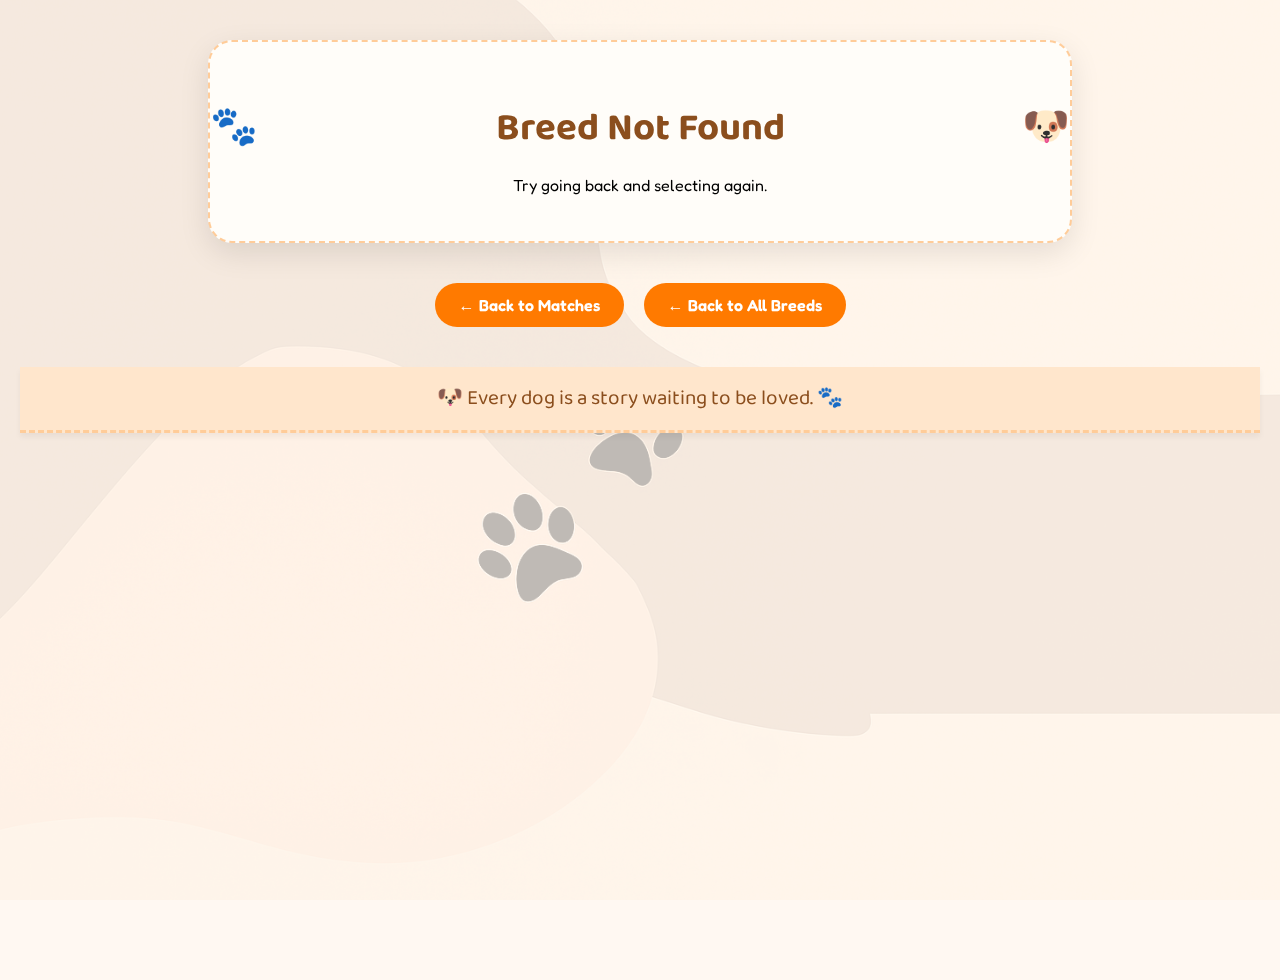
<file: pages/full-breed-info.html>
<!DOCTYPE html>
<html lang="en">

<head>
  <meta charset="UTF-8" />
  <title>Breed Info – BreedLy</title>
  <link href="https://fonts.googleapis.com/css2?family=Fredoka:wght@500;600&display=swap" rel="stylesheet" />
<link href="https://fonts.googleapis.com/css2?family=Fredoka:wght@400;600&family=Baloo+2&display=swap" rel="stylesheet">
  <style>
       body {
      font-family: 'Fredoka', sans-serif;
      margin: 0;
      padding: 40px 20px;
      text-align: center;
      background-color: #fff8f2;
      animation: fadeIn 1s ease-in-out;
      position: relative;
      overflow-x: hidden;
    }

    .bg-image-wrapper {
      position: fixed;
      top: 0;
      left: 0;
      width: 100%;
      height: 100%;
      z-index: -1;
      overflow: hidden;
    }

    .bg-image-wrapper img {
      width: 100%;
      height: 100%;
      object-fit: cover;
      opacity: 0.3;
      pointer-events: none;
    }

    @keyframes fadeIn {
      from { opacity: 0; transform: translateY(30px); }
      to { opacity: 1; transform: translateY(0); }
    }

    @keyframes slideUp {
      from { transform: translateY(50px); opacity: 0; }
      to { transform: translateY(0); opacity: 1; }
    }

    .breed-info {
      max-width: 800px;
      margin: auto;
      background: #fffdf9;
      padding: 30px;
      border-radius: 24px;
      box-shadow: 0 10px 30px rgba(0, 0, 0, 0.1);
      border: 2px dashed #ffcc99;
      animation: slideUp 0.7s ease forwards;
    }

    .breed-info img {
      width: 100%;
      max-width: 300px;
      height: 400px;
      object-fit: cover;
      border-radius: 20px;
      margin-bottom: 20px;
      box-shadow: 0 10px 20px rgba(0, 0, 0, 0.1);
    }

    h1 {
      color: #8b4e1d;
      font-size: 2.4rem;
      margin-bottom: 10px;
      font-family: 'Baloo 2', cursive;
      position: relative;
    }

    h1::before {
      content: "🐾";
      position: absolute;
      left: -30px;
      top: 0;
    }

    h1::after {
      content: "🐶";
      position: absolute;
      right: -30px;
      top: 0;
    }

    h2 {
      font-size: 1.4rem;
      color: #ff7a00;
      margin-bottom: 10px;
    }

    .desc,
    .traits,
    .pros-cons,
    .grooming,
    .exercise,
    .notes,
    .lifespan,
    .bestfor {
      text-align: left;
      margin: 20px 0;
      animation: fadeIn 1s ease-in-out;
      padding: 10px 15px;
      background: #fff5e6;
      border-left: 5px solid #ffa94d;
      border-radius: 12px;
    }

    ul {
      padding-left: 20px;
      color: #333;
    }

    ul li {
      margin-bottom: 8px;
    }

    .video-section {
      position: relative;
      z-index: 2;
      margin-top: 40px;
      text-align: center;
      animation: fadeIn 1.2s ease-in-out;
    }

    .video-section h2 {
      color: #8b4e1d;
      font-size: 1.6rem;
      margin-bottom: 20px;
      font-family: 'Fredoka', sans-serif;
    }

    .video-section video {
      width: 100%;
      max-width: 500px;
      height: 400px;
      border-radius: 16px;
      box-shadow: 0 12px 18px rgba(0, 0, 0, 0.12);
      background-color: #000;
      transition: transform 0.3s ease;
    }

    .video-section video:hover {
      transform: scale(1.02);
    }

    .back-links {
      display: flex;
      justify-content: center;
      gap: 20px;
      margin: 40px auto;
    }

    .back-link {
      background: #ff7a00;
      color: #fff;
      padding: 12px 24px;
      text-decoration: none;
      border-radius: 30px;
      font-weight: 600;
      transition: all 0.3s ease;
    }

    .back-link:hover {
      background: #ffaa3c;
      transform: scale(1.05);
    }

    @media (max-width: 600px) {
      h1 {
        font-size: 1.8rem;
      }

      .video-section h2 {
        font-size: 1.3rem;
      }

      .video-section video {
        height: auto;
        border-radius: 12px;
      }

      .breed-info img {
        width: 100%;
      }
    }
    /* 🐶 Quote Banner */
.dog-quote-banner {
  background: #ffe6cc;
  padding: 15px 10px;
  text-align: center;
  color: #8b4e1d;
  font-size: 1.3rem;
  font-family: 'Baloo 2', cursive;
  border-bottom: 3px dashed #ffcc99;
  box-shadow: 0 4px 6px rgba(0,0,0,0.05);
}


html, body {
  height: 100%;
  overflow-y: auto;
  scroll-behavior: smooth;
}

.bg-image-wrapper {
  position: fixed;
  top: 0;
  left: 0;
  height: 100%;
  width: 100%;
  z-index: -1;
  overflow: hidden;
  pointer-events: none;
}

.bg-image-wrapper img {
  width: 100%;
  height: 100%;
  object-fit: cover;
  opacity: 0.25;
}

  </style>
</head>

<body>
  <div class="bg-image-wrapper">
    <img src="/assets/bgg1.png" alt="Dog background" />
  </div>

  <div class="breed-info" id="breedContainer">
    <!-- Breed info loads here dynamically -->
  </div>

  <div class="video-section" id="videoSection" style="display: none;">
    <h2>🎥 Watch this Breed in Action!</h2>
    <video id="breedVideo" controls playsinline>
      <source id="breedVideoSource" src="" type="video/mp4" />
      Your browser does not support the video tag.
    </video>
  </div>
  <!-- 🦴 Fun Facts Section -->
<div class="fun-facts" id="funFactsSection" style="display: none;">
  <h2>🐾 Fun Facts About This Breed!</h2>
  <ul id="funFactsList">
    <!-- Fun facts will be added dynamically -->
  </ul>
</div>


  <div class="back-links">
    <a href="results.html" class="back-link">← Back to Matches</a>
    <a href="#" onclick="history.back(); return false;" class="back-link">← Back to All Breeds</a>
  </div>
  <!-- 🐾 Cute Quote Banner -->
<div class="dog-quote-banner">
  🐶 Every dog is a story waiting to be loved. 🐾
</div>

  <script>
    
    const breeds = {
      "Golden Retriever": {
        image: "/assets/Dogs/Golden Retriever.webp",
        video: "/assets/videos/Golden Retriever.mp4",
        description:
          "Size: Large (55–75 lbs). Friendly, intelligent, affectionate. Heavy shedder. High energy.",
        traits: [
          "Size: Large (55–75 lbs)",
          "Appearance: Long golden double coat, floppy ears, feathered tail",
          "Temperament: Friendly, intelligent, affectionate, patient",
          "Good With: Kids, other dogs, strangers",
          "Trainability: Very easy to train",
          "Barking Level: Moderate",
          "Shedding Level: Heavy, year-round",
          "Energy Level: High energy",
        ],
        pros: [
          "Excellent family dog",
          "Loyal and playful",
          "Very trainable",
          "Good with kids and other pets",
        ],
        cons: [
          "Heavy shedding",
          "High exercise needs",
          "Not ideal for hot climates",
          "Needs mental stimulation and company",
        ],
        grooming: [
          "Brush 2–3 times a week",
          "Bath monthly",
          "Seasonal heavy shedding",
        ],
        exercise: "1–2 hours daily (walks, play, fetch)",
        notes: [
          "🌡️ Climate Caution: Doesn’t do well in extreme heat — needs shade and cooling",
          "🧩 Mental Stimulation: Needs puzzle toys, games, and learning tasks",
          "💛 Separation Anxiety: Hates being alone for long",
          "🌳 Activities: Loves swimming, fetch, hiking, and family time",
        ],
        lifespan: "10–12 years",
        bestFor:
          "Active families, homes with yards, cool or temperate climate",

      },

      "Labrador Retriever": {
        image: "/assets/Dogs/Labrador Retriever.jpg",
        video: "/assets/videos/Labrador Retriever.mp4",
        description:
          "Size: Large (55–80 lbs). Outgoing, playful, loyal. Loves food. High shedding and high energy.",
        traits: [
          "Size: Large (55–80 lbs)",
          "Appearance: Short dense double coat, broad head, otter tail",
          "Temperament: Friendly, energetic, loyal, intelligent",
          "Good With: Kids, other dogs, families",
          "Trainability: Very easy to train",
          "Barking Level: Moderate",
          "Shedding Level: Heavy, year-round",
          "Energy Level: Very high energy",
        ],
        pros: [
          "Great with kids and other pets",
          "Very loyal and friendly",
          "Easy to train",
          "Adaptable to many environments",
        ],
        cons: [
          "Prone to obesity if overfed",
          "Needs lots of exercise",
          "Heavy shedder",
          "Can be destructive if bored",
        ],
        grooming: [
          "Brush weekly (more during shedding season)",
          "Bath every 1–2 months",
          "Check ears for infections",
        ],
        exercise: "1–2 hours daily (walks, swimming, games, fetch)",
        notes: [
          "🐾 Labs are food-driven — watch portion sizes!",
          "💧 Labs love water and swimming.",
          "🔑 Needs daily exercise and mental work to avoid boredom.",
          "💙 Very social — doesn’t like being left alone too long.",
        ],
        lifespan: "10–12 years",
        bestFor: "Active families, homes with yards, rural or suburban areas",
      },

      "German Shepherd": {
        image: "/assets/Dogs/German Shepherd.jpg",
        video: "/assets/videos/German Shepherd.mp4",
        description:
          "Size: Large (50–90 lbs). Loyal, intelligent, protective. Heavy shedder. High energy.",
        traits: [
          "Size: Large (50–90 lbs)",
          "Appearance: Strong, athletic frame, upright ears",
          "Temperament: Loyal, courageous, alert",
          "Good With: Families, experienced owners",
          "Trainability: Very high",
          "Barking Level: Moderate to high",
          "Shedding Level: Heavy",
          "Energy Level: High",
        ],
        pros: [
          "Excellent guard and service dog",
          "Very trainable",
          "Protective and obedient",
        ],
        cons: [
          "Needs socialization",
          "Heavy seasonal shedding",
          "Can become overprotective if not trained",
        ],
        grooming: [
          "Brush 3–4 times per week",
          "Bath every 6–8 weeks",
          "Extra brushing during shedding seasons",
        ],
        exercise: "1.5–2 hours daily (training, fetch, walks)",
        notes: [
          "🧠 Needs consistent training and leadership",
          "🌪️ Not ideal for first-time dog owners",
          "🌞 Handles a range of climates but needs shade and hydration in heat",
        ],
        lifespan: "9–13 years",
        bestFor:
          "Experienced families, active households, those seeking loyalty and protection",
        
      },

      Beagle: {
        image: "/assets/Dogs/Beagle.jpg",
        video: "/assets/videos/Beagle.mp4",
        description:
          "Size: Small to Medium (20–30 lbs). Curious, merry, and friendly. Moderate shedding. High energy.",
        traits: [
          "Size: Small to Medium (20–30 lbs)",
          "Appearance: Short coat, big floppy ears, compact body",
          "Temperament: Curious, friendly, playful",
          "Good With: Kids, families, other dogs",
          "Trainability: Moderate",
          "Barking Level: High (vocal breed)",
          "Shedding Level: Moderate",
          "Energy Level: High",
        ],
        pros: [
          "Great with kids",
          "Loves companionship",
          "Low grooming needs",
        ],
        cons: [
          "Can be stubborn",
          "Prone to barking/howling",
          "Needs a secure yard (escape artist)",
        ],
        grooming: ["Brush weekly", "Occasional bath"],
        exercise: "1–2 hours daily (walks, play, sniffing games)",
        notes: [
          "🧠 Needs mental stimulation to prevent boredom",
          "👃 Follow their nose — scent-driven explorer",
          "🏡 Best with secure fencing",
        ],
        lifespan: "12–15 years",
        bestFor: "Families, active homes, multi-dog households",
      },

      Pug: {
        image: "/assets/Dogs/Pug.jpg",
        video: "/assets/videos/Pug.mp4",
        description:
          "Size: Small (14–18 lbs). Charming, comical, affectionate. Low energy. Moderate shedding.",
        traits: [
          "Size: Small (14–18 lbs)",
          "Appearance: Wrinkly face, short muzzle, curled tail",
          "Temperament: Loving, playful, entertaining",
          "Good With: Kids, apartment dwellers",
          "Trainability: Moderate",
          "Barking Level: Low",
          "Shedding Level: Moderate",
          "Energy Level: Low to moderate",
        ],
        pros: [
          "Adorable and funny",
          "Perfect for small spaces",
          "Gets along with everyone",
        ],
        cons: [
          "Prone to breathing issues",
          "Sheds despite short coat",
          "Sensitive to heat",
        ],
        grooming: ["Brush weekly", "Clean facial wrinkles regularly"],
        exercise: "Short walks and light play",
        notes: [
          "🌡️ Keep indoors in hot weather",
          "🐽 No heavy physical exertion",
          "💤 Loves to nap and cuddle",
        ],
        lifespan: "12–15 years",
        bestFor: "Indoor families, seniors, apartment living",
      },

      "Shih Tzu": {
        image: "/assets/Dogs/Shih Tzu.jpg",
        video: "/assets/videos/shih Tzu.mp4",
        description:
          "Size: Toy (9–16 lbs). Sweet, calm, affectionate lapdog. Long coat. Low exercise needs.",
        traits: [
          "Size: Toy (9–16 lbs)",
          "Appearance: Long flowing coat, short nose, round eyes",
          "Temperament: Friendly, gentle, affectionate",
          "Good With: Kids, small homes, seniors",
          "Trainability: Moderate",
          "Barking Level: Low",
          "Shedding Level: Low",
          "Energy Level: Low",
        ],
        pros: [
          "Loves laps and cuddles",
          "Adapts to any space",
          "Great for seniors",
        ],
        cons: [
          "High grooming needs",
          "Can be stubborn to train",
          "Needs frequent face cleaning",
        ],
        grooming: ["Daily brushing", "Frequent trims or keep in puppy cut"],
        exercise: "Short indoor play and brief walks",
        notes: [
          "👑 Bred for royalty",
          "🛋️ Indoor snuggle champion",
          "💇 Requires regular coat maintenance",
        ],
        lifespan: "10–16 years",
        bestFor: "Low-energy homes, seniors, apartment life",
      },

      "Lhasa Apso": {
        image: "/assets/Dogs/Lhasa Apso.jpg",
        video: "/assets/videos/Lhasa Apso.mp4",
        description:
          "Size: Small (12–18 lbs). Confident, loyal, watchful. Long coat. Moderate energy.",
        traits: [
          "Size: Small (12–18 lbs)",
          "Appearance: Long, flowing coat; dark eyes",
          "Temperament: Confident, independent, affectionate",
          "Good With: Families, singles, seniors",
          "Trainability: Moderate",
          "Barking Level: Moderate to high",
          "Shedding Level: Low",
          "Energy Level: Moderate",
        ],
        pros: ["Good watchdog", "Low shedding", "Adaptable to apartments"],
        cons: [
          "Needs regular grooming",
          "May be wary of strangers",
          "Independent streak can challenge training",
        ],
        grooming: [
          "Brush daily or keep in puppy cut",
          "Clean ears and trim hair regularly",
        ],
        exercise: "Short daily walks and indoor play",
        notes: [
          "🏔️ Originates from Tibet as monastery guard dog",
          "🧠 Intelligent but may act aloof",
          "🛏️ Enjoys time alone but loyal to owners",
        ],
        lifespan: "12–15 years",
        bestFor: "Quiet homes, experienced dog owners",
      },

      Pomeranian: {
        image: "/assets/Dogs/Pomeranian.jpg",
        video: "/assets/videos/Pomeranian.mp4",
        description:
          "Size: Toy (3–7 lbs). Bold, alert, extroverted. Fluffy coat. High shedding.",
        traits: [
          "Size: Toy (3–7 lbs)",
          "Appearance: Fluffy double coat, foxy face",
          "Temperament: Bold, lively, outgoing",
          "Good With: Adults, older children",
          "Trainability: Moderate",
          "Barking Level: High",
          "Shedding Level: High",
          "Energy Level: Moderate",
        ],
        pros: [
          "Adorable and alert",
          "Entertaining personality",
          "Good watchdog",
        ],
        cons: [
          "Prone to barking",
          "Needs regular grooming",
          "Can be bossy with larger pets",
        ],
        grooming: ["Brush daily", "Frequent trims during shedding"],
        exercise: "Short walks and indoor play",
        notes: [
          "🦊 Thinks it’s bigger than it is",
          "🧼 Coat needs maintenance",
          "🏠 Perfect for apartments",
        ],
        lifespan: "12–16 years",
        bestFor: "Toy breed lovers, apartments, experienced owners",
      },

      "Indian Spitz": {
        image: "/assets/Dogs/Indian Spitz.jpg",
        video: "/assets/videos/Indian Spitz.mp4",
        description:
          "Size: Small to medium (10–20 kg). Friendly, lively, alert. Moderate grooming.",
        traits: [
          "Size: Small to Medium (10–20 kg)",
          "Appearance: Fluffy white coat, pointed ears",
          "Temperament: Loyal, playful, smart",
          "Good With: Families, first-time owners",
          "Trainability: High",
          "Barking Level: Moderate",
          "Shedding Level: Moderate",
          "Energy Level: Medium",
        ],
        pros: ["Adaptable", "Good with children", "Low maintenance"],
        cons: ["Can bark excessively", "Needs early socialization"],
        grooming: ["Brush twice a week", "Bathe monthly"],
        exercise: "Daily walk and indoor games",
        notes: [
          "🇮🇳 Indian-origin breed",
          "🐶 Easygoing temperament",
          "🏡 Great apartment companion",
        ],
        lifespan: "10–14 years",
        bestFor: "Indian homes, all family types",
      },

      Dachshund: {
        image: "/assets/Dogs/Dachshund.jpg",
        video: "/assets/videos/Dachshund.mp4",
        description:
          "Size: Small (16–32 lbs). Brave, stubborn, lively. Unique long body. Low grooming.",
        traits: [
          "Size: Small (16–32 lbs)",
          "Appearance: Long body, short legs",
          "Temperament: Curious, bold, stubborn",
          "Good With: Families, singles",
          "Trainability: Moderate",
          "Barking Level: High",
          "Shedding Level: Low to moderate",
          "Energy Level: Medium",
        ],
        pros: [
          "Great watchdog",
          "Comical personality",
          "Loves digging and burrowing",
        ],
        cons: [
          "Prone to back issues",
          "Needs stair avoidance",
          "Can be stubborn to train",
        ],
        grooming: ["Brush weekly", "Wipe ears and folds"],
        exercise: "Daily walk and mental play",
        notes: [
          "🦴 Loves food — manage weight",
          "🪑 Avoid stairs/jumps to protect spine",
          "🦮 Enjoys short walks and sniff games",
        ],
        lifespan: "12–16 years",
        bestFor: "Families with ramps, city life, playful homes",
      },

      "Cocker Spaniel": {
        image: "/assets/Dogs/Cocker Spaniel.jpg",
        video: "/assets/videos/Cocker Spaniel.mp4",
        description:
          "Size: Medium (20–30 lbs). Gentle, joyful, sweet. Long ears. Moderate grooming.",
        traits: [
          "Size: Medium (20–30 lbs)",
          "Appearance: Silky coat, long ears",
          "Temperament: Merry, trusting, affectionate",
          "Good With: Kids, families",
          "Trainability: High",
          "Barking Level: Moderate",
          "Shedding Level: Moderate",
          "Energy Level: Medium",
        ],
        pros: [
          "Loving and social",
          "Great companion",
          "Responsive to training",
        ],
        cons: [
          "Prone to ear infections",
          "Needs regular brushing",
          "Sensitive to harsh treatment",
        ],
        grooming: ["Brush every other day", "Clean ears weekly"],
        exercise: "1 hour/day of walks, fetch, sniffing",
        notes: [
          "🎀 Needs gentle training",
          "🦻 Keep ears clean to avoid issues",
          "🏃 Loves family outings",
        ],
        lifespan: "12–15 years",
        bestFor: "Families, gentle children, suburban homes",
      },

      Boxer: {
        image: "/assets/Dogs/Boxer.jpg",
        video: "/assets/videos/Boxer.mp4",
        description:
          "Size: Medium to Large (55–70 lbs). Energetic, fun-loving, protective. Low grooming.",
        traits: [
          "Size: Medium to Large (55–70 lbs)",
          "Appearance: Muscular build, short muzzle",
          "Temperament: Energetic, loyal, silly",
          "Good With: Kids, active owners",
          "Trainability: High",
          "Barking Level: Moderate",
          "Shedding Level: Low",
          "Energy Level: High",
        ],
        pros: ["Playful and strong", "Protective of family", "Loves kids"],
        cons: [
          "Needs daily energy release",
          "Short snout can affect breathing",
          "Can be jumpy",
        ],
        grooming: ["Brush weekly", "Wipe face folds"],
        exercise: "1–2 hours/day of running, fetch, tug",
        notes: [
          "🏃 Thrives on physical games",
          "❤️ Affectionate with family",
          "👶 Gentle giant with proper training",
        ],
        lifespan: "10–12 years",
        bestFor: "Active families, homes with yards",
      },

      "Doberman Pinscher": {
        image: "/assets/Dogs/Doberman Pinscher.jpg",
        video: "/assets/videos/Doberman Pinscher.mp4",
        description:
          "Size: Large (60–100 lbs). Loyal, fearless, obedient. Sleek coat. High energy.",
        traits: [
          "Size: Large (60–100 lbs)",
          "Appearance: Sleek, muscular, cropped ears (optional)",
          "Temperament: Alert, brave, loyal",
          "Good With: Experienced owners, families",
          "Trainability: Very high",
          "Barking Level: Moderate",
          "Shedding Level: Low",
          "Energy Level: High",
        ],
        pros: [
          "Excellent guard dog",
          "Highly intelligent",
          "Obedient and quick to learn",
        ],
        cons: [
          "Needs strong training",
          "Not ideal for first-time owners",
          "High physical and mental needs",
        ],
        grooming: ["Brush weekly", "Wipe coat for shine"],
        exercise: "1.5–2 hours/day (running, agility, training)",
        notes: [
          "🛡️ Excellent personal protection dog",
          "⚠️ Needs strong leadership and discipline",
          "🏃‍♂️ Loves fast-paced activities",
        ],
        lifespan: "10–13 years",
        bestFor: "Experienced, active families or single owners",
      },

      Rottweiler: {
        image: "/assets/Dogs/Rottweiler.jpg",
        video: "/assets/videos/Rottweiler.mp4",
        description:
          "Size: Large (80–135 lbs). Confident, calm, powerful. Protective. Low grooming.",
        traits: [
          "Size: Large (80–135 lbs)",
          "Appearance: Muscular, black & tan",
          "Temperament: Confident, fearless, loyal",
          "Good With: Adults, protective households",
          "Trainability: High",
          "Barking Level: Moderate",
          "Shedding Level: Moderate",
          "Energy Level: Medium",
        ],
        pros: [
          "Loyal and fearless",
          "Protective of family",
          "Can be gentle giants",
        ],
        cons: [
          "Needs early training and socialization",
          "Misunderstood breed",
          "Can be territorial",
        ],
        grooming: ["Brush weekly", "Wipe paws/face after outdoor time"],
        exercise: "1 hour/day (walks, fetch, guarding play)",
        notes: [
          "🛡️ Excellent family guardian",
          "⚖️ Needs firm, calm training",
          "🏋️‍♂️ Strong and muscular breed",
        ],
        lifespan: "8–10 years",
        bestFor: "Experienced owners, family homes with space",
      },

      "Great Dane": {
        image: "/assets/Dogs/Great Dane.jpg",
        video: "/assets/videos/Great Dane.mp4",
        description:
          "Size: Giant (100–175 lbs). Gentle giant, friendly, calm. Low grooming.",
        traits: [
          "Size: Giant (100–175 lbs)",
          "Appearance: Tall, elegant, long legs",
          "Temperament: Sweet, gentle, patient",
          "Good With: Kids, adults",
          "Trainability: Moderate",
          "Barking Level: Low",
          "Shedding Level: Moderate",
          "Energy Level: Low to moderate",
        ],
        pros: [
          "Calm and dignified",
          "Great with kids",
          "Low maintenance coat",
        ],
        cons: [
          "Short lifespan",
          "Can accidentally knock things over",
          "Needs space despite low activity",
        ],
        grooming: ["Brush weekly", "Clean drool and ears"],
        exercise: "Short daily walks and lounging",
        notes: [
          "🛏️ Needs large resting space",
          "👨‍👩‍👧 Gentle with family",
          "🦴 Watch for bone/joint issues",
        ],
        lifespan: "7–10 years",
        bestFor: "Calm households with space, big dog lovers",
      },

      "Saint Bernard": {
        image: "/assets/Dogs/Saint Bernard.jpg",
        video: "/assets/videos/Saint Bernard.mp4",
        description:
          "Size: Giant (120–180 lbs). Gentle, patient, loyal. Drools. Heavy grooming.",
        traits: [
          "Size: Giant (120–180 lbs)",
          "Appearance: Fluffy, massive, big droopy face",
          "Temperament: Calm, gentle, friendly",
          "Good With: Kids, families",
          "Trainability: Moderate",
          "Barking Level: Low",
          "Shedding Level: High",
          "Energy Level: Low",
        ],
        pros: ["Great with kids", "Very loyal", "Majestic appearance"],
        cons: ["Short lifespan", "Heavy drooling", "Needs lots of grooming"],
        grooming: [
          "Brush 3–4 times a week",
          "Clean ears, eyes, and slobber daily",
        ],
        exercise: "Short gentle walks and cool rest",
        notes: [
          "❄️ Cold-weather dog",
          "🛏️ Needs large living space",
          "🧽 Requires regular cleanup",
        ],
        lifespan: "8–10 years",
        bestFor: "Cold climates, patient families, spacious homes",
      },

      "Siberian Husky": {
        image: "/assets/Dogs/Siberian Husky.jpg",
        video: "/assets/videos/Siberian Husky.mp4",
        description:
          "Size: Medium (35–60 lbs). Energetic, outgoing, mischievous. Thick coat. High shedding.",
        traits: [
          "Size: Medium (35–60 lbs)",
          "Appearance: Thick fur, blue eyes, curled tail",
          "Temperament: Friendly, outgoing, energetic",
          "Good With: Families, other dogs",
          "Trainability: Moderate",
          "Barking Level: Low — but howls",
          "Shedding Level: Very high",
          "Energy Level: High",
        ],
        pros: [
          "Beautiful and athletic",
          "Social with dogs and people",
          "Loves to run and play",
        ],
        cons: [
          "Can be an escape artist",
          "Heavy shedding",
          "Not ideal for hot weather",
        ],
        grooming: ["Brush daily", "Heavy seasonal shedding"],
        exercise: "2 hours/day (runs, hikes, play)",
        notes: [
          "🌨️ Cold climate breed",
          "🐺 Very vocal — loves to talk/howl",
          "🪜 Needs secure fence and supervision",
        ],
        lifespan: "12–15 years",
        bestFor: "Cool climates, active owners, spacious yards",
      },

      "Alaskan Malamute": {
        image: "/assets/Dogs/Alaskan Malamute.jpg",
        video: "/assets/videos/Alaskan Malamute.mp4",
        description:
          "Size: Large (75–100 lbs). Strong, independent, affectionate. Thick coat. Heavy shedding.",
        traits: [
          "Size: Large (75–100 lbs)",
          "Appearance: Thick fur, wolf-like face, curled tail",
          "Temperament: Affectionate, independent, strong-willed",
          "Good With: Families, experienced dog owners",
          "Trainability: Moderate",
          "Barking Level: Low",
          "Shedding Level: Very high",
          "Energy Level: High",
        ],
        pros: [
          "Striking appearance",
          "Loyal and gentle",
          "Great sled dog — powerful and strong",
        ],
        cons: [
          "Can be stubborn",
          "Prone to wander",
          "Not ideal for hot climates",
        ],
        grooming: ["Brush daily", "Heavy seasonal shedding"],
        exercise: "2+ hours/day (runs, hikes, pulling games)",
        notes: [
          "❄️ Bred for cold Arctic climates",
          "🐾 Needs secure space",
          "🧠 Independent thinker — patient training needed",
        ],
        lifespan: "10–14 years",
        bestFor: "Cool climates, active owners, fenced outdoor space",
      },

      "French Bulldog": {
        image: "/assets/Dogs/French Bulldog.jpg",
        video: "/assets/videos/French Bulldog.mp4",
        description:
          "Size: Small (16–28 lbs). Affectionate, quiet, easygoing. Minimal grooming.",
        traits: [
          "Size: Small (16–28 lbs)",
          "Appearance: Bat ears, compact body",
          "Temperament: Loving, low-key, funny",
          "Good With: Apartment dwellers, families",
          "Trainability: Moderate",
          "Barking Level: Low",
          "Shedding Level: Low",
          "Energy Level: Low to moderate",
        ],
        pros: [
          "Charming personality",
          "Does well in small spaces",
          "Low exercise and grooming needs",
        ],
        cons: [
          "Sensitive to heat",
          "Can have breathing issues",
          "Can be stubborn at times",
        ],
        grooming: ["Brush weekly", "Wipe folds and eyes regularly"],
        exercise: "Short walks and indoor play",
        notes: [
          "🌞 Avoid heavy exercise in heat",
          "🛋️ Great lap companion",
          "💤 Needs comfy indoor lifestyle",
        ],
        lifespan: "10–12 years",
        bestFor: "Urban dwellers, seniors, relaxed homes",
      },

      "English Bulldog": {
        image: "/assets/Dogs/English Bulldog.jpg",
        video: "/assets/videos/English Bulldog.mp4",
        description:
          "Size: Medium (40–50 lbs). Calm, brave, loyal. Wrinkled face. Minimal grooming.",
        traits: [
          "Size: Medium (40–50 lbs)",
          "Appearance: Wrinkled face, stocky build",
          "Temperament: Friendly, calm, courageous",
          "Good With: Families, kids",
          "Trainability: Low to moderate",
          "Barking Level: Low",
          "Shedding Level: Low to moderate",
          "Energy Level: Low",
        ],
        pros: [
          "Gentle and dependable",
          "Good apartment dog",
          "Low activity needs",
        ],
        cons: [
          "Prone to breathing problems",
          "Needs help in hot weather",
          "Not ideal for very active homes",
        ],
        grooming: ["Brush weekly", "Wipe face folds"],
        exercise: "Short walks, indoor movement",
        notes: [
          "😴 Great napper",
          "🌡️ Avoid high heat",
          "👃 Brachycephalic — sensitive respiratory system",
        ],
        lifespan: "8–10 years",
        bestFor: "Low-energy families, apartment living",
      },

      Bullmastiff: {
        image: "/assets/Dogs/Bullmastiff.jpg",
        video: "/assets/videos/Bullmastiff.mp4",
        description:
          "Size: Giant (100–130 lbs). Loyal, strong, calm. Natural guardian.",
        traits: [
          "Size: Giant (100–130 lbs)",
          "Appearance: Powerful frame, short coat",
          "Temperament: Quiet, affectionate, protective",
          "Good With: Families, adults",
          "Trainability: Moderate",
          "Barking Level: Low",
          "Shedding Level: Moderate",
          "Energy Level: Low",
        ],
        pros: ["Loyal protector", "Calm indoors", "Low barking"],
        cons: [
          "Needs training from young age",
          "Drools a lot",
          "Prone to heat exhaustion",
        ],
        grooming: ["Brush weekly", "Wipe drool frequently"],
        exercise: "Short walks and yard play",
        notes: [
          "🛡️ Excellent guard dog",
          "🌞 Provide shade and water",
          "🧠 Needs early training to manage size",
        ],
        lifespan: "7–10 years",
        bestFor: "Calm, experienced households with yard",
      },

      "Pit Bull Terrier": {
        image: "/assets/Dogs/Pit Bull Terrier.jpg",
        video: "/assets/videos/Pit Bull Terrier.mp4",
        description:
          "Size: Medium (30–70 lbs). Energetic, loving, loyal. Strong build. Misunderstood breed.",
        traits: [
          "Size: Medium (30–70 lbs)",
          "Appearance: Muscular frame, broad head",
          "Temperament: Loving, energetic, determined",
          "Good With: Families, active homes",
          "Trainability: High",
          "Barking Level: Low",
          "Shedding Level: Low",
          "Energy Level: High",
        ],
        pros: [
          "Affectionate and loyal",
          "Highly trainable",
          "Great with kids when socialized",
        ],
        cons: [
          "Needs consistent leadership",
          "Strong prey drive",
          "Breed misconceptions",
        ],
        grooming: ["Brush weekly", "Wipe coat after play"],
        exercise: "1.5 hours/day (walks, runs, fetch)",
        notes: [
          "💪 Powerful and energetic",
          "👨‍👩‍👧‍👦 Bonds deeply with family",
          "🧠 Needs mental challenge & stimulation",
        ],
        lifespan: "12–16 years",
        bestFor: "Active, confident owners who provide love and structure",
      },

      "American Bully": {
        image: "/assets/Dogs/American Bully.jpg",
        video: "/assets/videos/American Bully.mp4",
        description:
          "Size: Medium to Large (30–85 lbs). Strong, affectionate, confident. Low grooming.",
        traits: [
          "Size: Medium to Large (30–85 lbs)",
          "Appearance: Muscular, compact, broad head",
          "Temperament: Loyal, friendly, outgoing",
          "Good With: Families, children, other pets",
          "Trainability: Moderate to high",
          "Barking Level: Low",
          "Shedding Level: Low to moderate",
          "Energy Level: Moderate",
        ],
        pros: [
          "Great family companion",
          "Affectionate and social",
          "Low-maintenance coat",
        ],
        cons: [
          "Needs proper training",
          "Strong build — needs supervision with small kids",
          "May be restricted in some regions",
        ],
        grooming: ["Brush weekly", "Wipe coat occasionally"],
        exercise: "1 hour/day (walks, tug, play)",
        notes: [
          "💪 Strong and stocky",
          "👨‍👩‍👧‍👦 Great with family",
          "⚖️ Ensure socialization and manners early",
        ],
        lifespan: "10–13 years",
        bestFor: "Friendly homes, active families, confident owners",
      },

      Maltese: {
        image: "/assets/Dogs/Maltese.jpg",
        video: "/assets/videos/Maltese.mp4",
        description:
          "Size: Toy (4–7 lbs). Elegant, gentle, affectionate. Long white coat. Low shedding.",
        traits: [
          "Size: Toy (4–7 lbs)",
          "Appearance: Long silky white hair, button eyes",
          "Temperament: Sweet, loving, playful",
          "Good With: Families, seniors, gentle kids",
          "Trainability: High",
          "Barking Level: Moderate",
          "Shedding Level: Very low",
          "Energy Level: Moderate",
        ],
        pros: [
          "Hypoallergenic coat",
          "Great for apartment life",
          "Loves companionship",
        ],
        cons: [
          "High grooming needs",
          "Fragile — not ideal for rough kids",
          "Prone to tear staining",
        ],
        grooming: [
          "Daily brushing or regular trims",
          "Clean eyes and face often",
        ],
        exercise: "Short walks, indoor play",
        notes: [
          "👑 Regal lapdog",
          "🌟 Great for allergy sufferers",
          "🧼 Needs coat care and cleanliness",
        ],
        lifespan: "12–15 years",
        bestFor: "Seniors, apartment dwellers, hypoallergenic households",
      },

      Chihuahua: {
        image: "/assets/Dogs/Chihuahua.jpg",
        video: "/assets/videos/Chihuahua.mp4",
        description:
          "Size: Tiny (3–6 lbs). Bold, lively, devoted. Low grooming.",
        traits: [
          "Size: Tiny (3–6 lbs)",
          "Appearance: Apple head or deer head, large eyes",
          "Temperament: Alert, feisty, affectionate",
          "Good With: Adults, singles",
          "Trainability: Moderate",
          "Barking Level: High",
          "Shedding Level: Low to moderate",
          "Energy Level: Moderate",
        ],
        pros: [
          "Loyal lap companion",
          "Extremely portable",
          "Low exercise needs",
        ],
        cons: [
          "Not ideal for small kids",
          "Can be yappy",
          "Needs warmth in cold weather",
        ],
        grooming: ["Brush weekly", "Wipe face and ears"],
        exercise: "Short indoor or leash walks",
        notes: [
          "👛 Purse-sized with attitude",
          "🛋️ Thrives in cozy homes",
          "🌡️ Needs sweaters in cold",
        ],
        lifespan: "14–17 years",
        bestFor: "Tiny dog lovers, seniors, warm homes",
      },

      "Yorkshire Terrier": {
        image: "/assets/Dogs/Yorkshire Terrier.jpg",
        video: "/assets/videos/Yorkshire Terrier.mp4",
        description:
          "Size: Toy (4–7 lbs). Spirited, loving, bold. Long silky hair. Hypoallergenic.",
        traits: [
          "Size: Toy (4–7 lbs)",
          "Appearance: Glossy steel blue and tan coat",
          "Temperament: Confident, affectionate, brave",
          "Good With: Singles, seniors, older kids",
          "Trainability: High",
          "Barking Level: High",
          "Shedding Level: Very low",
          "Energy Level: Moderate",
        ],
        pros: [
          "Hypoallergenic coat",
          "Great apartment pet",
          "Smart and quick learners",
        ],
        cons: [
          "Needs hair trims",
          "May be bossy with larger dogs",
          "Can bark a lot",
        ],
        grooming: [
          "Daily brushing or short puppy cuts",
          "Clean face and trim hair",
        ],
        exercise: "Short walks and playful bursts",
        notes: [
          "👗 Fashionable purse dog",
          "🧠 Needs stimulation",
          "📦 Big attitude in a small body",
        ],
        lifespan: "13–16 years",
        bestFor: "Small dog lovers, allergy-prone homes, gentle households",
      },

      "Miniature Pinscher": {
        image: "/assets/Dogs/Miniature Pinscher.jpg",
        video: "/assets/videos/Miniature Pinscher.mp4",
        description:
          "Size: Small (8–12 lbs). Energetic, alert, fearless. Sleek coat. Minimal grooming.",
        traits: [
          "Size: Small (8–12 lbs)",
          "Appearance: Compact, sleek, high tail",
          "Temperament: Spirited, clever, confident",
          "Good With: Adults, active singles",
          "Trainability: Moderate",
          "Barking Level: High",
          "Shedding Level: Low",
          "Energy Level: High",
        ],
        pros: [
          "Entertaining and lively",
          "Easy coat maintenance",
          "Loves to be active",
        ],
        cons: [
          "Not ideal for small children",
          "Prone to barking",
          "Needs mental engagement",
        ],
        grooming: ["Brush weekly", "Wipe after walks"],
        exercise: "Daily walks and active play",
        notes: [
          "⚡ Nicknamed the ‘King of Toys’",
          "🔒 Needs secure fence",
          "🎾 Thrives on agility and games",
        ],
        lifespan: "12–16 years",
        bestFor: "Small breed fans, energetic owners, secure yards",
      },

      Poodle: {
        image: "/assets/Dogs/Poodle.jpg",
        video: "/assets/videos/Poodle.mp4",
        description:
          "Size: Toy to Standard (6–70 lbs). Intelligent, elegant, hypoallergenic. High grooming needs.",
        traits: [
          "Size: Toy (6–9 lbs), Miniature (10–15 lbs), Standard (40–70 lbs)",
          "Appearance: Curly coat, proud stance, long muzzle",
          "Temperament: Alert, intelligent, trainable",
          "Good With: Families, allergy-prone people",
          "Trainability: Very high",
          "Barking Level: Moderate",
          "Shedding Level: Very low",
          "Energy Level: Medium to high",
        ],
        pros: [
          "Hypoallergenic coat",
          "Extremely smart",
          "Adaptable to apartment or home",
        ],
        cons: [
          "High grooming demand",
          "Needs mental stimulation",
          "Can be sensitive",
        ],
        grooming: [
          "Professional grooming every 4–6 weeks",
          "Brush 2–3 times a week",
          "Ear cleaning essential",
        ],
        exercise: "30 mins to 1 hour/day — fetch, agility, swimming",
        notes: [
          "🎓 Among the smartest dog breeds",
          "✂️ Needs regular clipping and coat care",
          "💡 Loves learning new tricks",
        ],
        lifespan: "12–15 years",
        bestFor: "Allergy-prone families, intelligent dog lovers",
      },

      Dalmatian: {
        image: "/assets/Dogs/Dalmatian.jpg",
        video: "/assets/videos/Dalmatian.mp4",
        description:
          "Size: Medium (45–70 lbs). Active, loyal, eye-catching. Needs daily exercise.",
        traits: [
          "Size: Medium (45–70 lbs)",
          "Appearance: White coat with black/brown spots",
          "Temperament: Outgoing, dignified, loyal",
          "Good With: Active families",
          "Trainability: Moderate to high",
          "Barking Level: Moderate",
          "Shedding Level: High",
          "Energy Level: High",
        ],
        pros: ["Unique look", "Protective", "Playful and alert"],
        cons: [
          "Heavy shedding",
          "Not ideal for sedentary homes",
          "Can be aloof with strangers",
        ],
        grooming: ["Brush 2–3 times a week", "Bath every 1–2 months"],
        exercise: "1–2 hours/day — running, fetch, agility",
        notes: [
          "🎨 Instantly recognizable coat",
          "🏃 Needs room to run",
          "👂 Prone to congenital deafness",
        ],
        lifespan: "11–13 years",
        bestFor: "Active families, homes with yards",
      },

      "English Setter": {
        image: "/assets/Dogs/English Setter.jpg",
        video: "/assets/videos/English Setter.mp4",
        description:
          "Size: Large (45–80 lbs). Gentle, friendly, active. Long feathered coat.",
        traits: [
          "Size: Large (45–80 lbs)",
          "Appearance: Speckled feathered coat, long ears",
          "Temperament: Affectionate, friendly, mild-mannered",
          "Good With: Families, kids",
          "Trainability: High",
          "Barking Level: Low",
          "Shedding Level: Moderate",
          "Energy Level: Medium to high",
        ],
        pros: ["Great family dog", "Gentle with kids", "Beautiful coat"],
        cons: [
          "Needs space",
          "Requires regular grooming",
          "Can be distracted by scents",
        ],
        grooming: [
          "Brush 2–3 times/week",
          "Trim ears and feathering regularly",
        ],
        exercise: "1 hour/day — walks, games, open field play",
        notes: [
          "🎯 Great nose for hunting",
          "🎨 Unique speckled look",
          "🐕 Needs social time",
        ],
        lifespan: "10–12 years",
        bestFor: "Homes with space, gentle families",
      },

      "Basset Hound": {
        image: "/assets/Dogs/Basset Hound.jpg",
        video: "/assets/videos/Basset Hound.mp4",
        description:
          "Size: Medium (40–65 lbs). Laid-back, loyal, stubborn. Long ears. Prone to drool.",
        traits: [
          "Size: Medium (40–65 lbs)",
          "Appearance: Long ears, droopy face, short legs",
          "Temperament: Mellow, devoted, independent",
          "Good With: Kids, laid-back families",
          "Trainability: Low",
          "Barking Level: Moderate",
          "Shedding Level: Moderate",
          "Energy Level: Low to moderate",
        ],
        pros: ["Chill and calm", "Good for lazy days", "Adorable look"],
        cons: [
          "Can be stubborn",
          "Prone to drooling",
          "Needs scent supervision",
        ],
        grooming: ["Brush weekly", "Clean ears frequently"],
        exercise: "Short walks and sniffing games",
        notes: [
          "👃 Excellent scent tracker",
          "💤 Naps a lot",
          "💧 Wipe drool daily",
        ],
        lifespan: "12–13 years",
        bestFor: "Chill homes, scent-loving owners",
      },

      "Boston Terrier": {
        image: "/assets/Dogs/Boston Terrier.jpg",
        video: "/assets/videos/Boston Terrier.mp4",
        description:
          "Size: Small (10–25 lbs). Happy, bright, tuxedo-coated. Low maintenance.",
        traits: [
          "Size: Small (10–25 lbs)",
          "Appearance: Compact with tuxedo look",
          "Temperament: Cheerful, affectionate, alert",
          "Good With: Everyone",
          "Trainability: High",
          "Barking Level: Moderate",
          "Shedding Level: Low",
          "Energy Level: Medium",
        ],
        pros: [
          "Smart and fun",
          "Adaptable to homes or apartments",
          "Friendly",
        ],
        cons: [
          "Snorts and wheezes",
          "Can get overexcited",
          "Needs early socialization",
        ],
        grooming: ["Brush weekly", "Wipe face"],
        exercise: "30–45 min daily — play, walks, zoomies",
        notes: [
          "🎩 The American Gentleman",
          "🎭 Entertaining face",
          "🏠 Great in small spaces",
        ],
        lifespan: "11–15 years",
        bestFor: "Apartment dwellers, all ages",
      },

      "Cane Corso": {
        image: "/assets/Dogs/Cane Corso.jpg",
        video: "/assets/videos/Cane Corso.mp4",
        description:
          "Size: Large (90–120 lbs). Protective, confident, calm. Powerful guardian breed.",
        traits: [
          "Size: Large (90–120 lbs)",
          "Appearance: Muscular, square jaw, cropped ears (optional)",
          "Temperament: Reserved, loyal, intelligent",
          "Good With: Experienced handlers",
          "Trainability: High",
          "Barking Level: Low",
          "Shedding Level: Moderate",
          "Energy Level: Moderate",
        ],
        pros: [
          "Excellent guard dog",
          "Strong bond with owner",
          "Confident and watchful",
        ],
        cons: [
          "Needs early socialization",
          "Not for novice owners",
          "Can be wary of strangers",
        ],
        grooming: ["Brush weekly", "Wipe down after outdoor activity"],
        exercise: "1 hour/day — protection games, walks",
        notes: [
          "🛡️ Natural guardian",
          "🎓 Requires confident training",
          "🚪 Alert but not noisy",
        ],
        lifespan: "9–12 years",
        bestFor: "Experienced, secure homes needing a guard dog",
      },

      "Akita Inu": {
        image: "/assets/Dogs/Akita Inu.jpg",
        video: "/assets/videos/Akita Inu.mp4",
        description:
          "Size: Large (70–130 lbs). Dignified, brave, loyal. Reserved with strangers.",
        traits: [
          "Size: Large (70–130 lbs)",
          "Appearance: Thick double coat, curled tail",
          "Temperament: Proud, quiet, faithful",
          "Good With: Adults, solo owners",
          "Trainability: Moderate",
          "Barking Level: Low",
          "Shedding Level: High",
          "Energy Level: Moderate",
        ],
        pros: ["Beautiful and noble", "Loyal to one person", "Calm indoors"],
        cons: [
          "Needs early socialization",
          "Not dog park friendly",
          "Heavy seasonal shedding",
        ],
        grooming: ["Brush 2–3 times/week", "Deshed during season"],
        exercise: "1 hour/day — walks and space to roam",
        notes: [
          "🐺 Has ancient Japanese heritage",
          "👤 Strong personal loyalty",
          "🧤 Independent mindset",
        ],
        lifespan: "10–13 years",
        bestFor: "Experienced single dog homes, cool climates",
      },

      "Chow Chow": {
        image: "/assets/Dogs/Chow Chow.jpg",
        video: "/assets/videos/Chow Chow.mp4",
        description:
          "Size: Medium (45–70 lbs). Aloof, dignified, lion-like. Needs careful socialization.",
        traits: [
          "Size: Medium (45–70 lbs)",
          "Appearance: Dense mane, scowling expression",
          "Temperament: Independent, quiet, aloof",
          "Good With: Calm, confident owners",
          "Trainability: Low to moderate",
          "Barking Level: Low",
          "Shedding Level: High",
          "Energy Level: Low",
        ],
        pros: ["Majestic look", "Very clean", "Loyal to family"],
        cons: [
          "Not cuddly",
          "Needs space and calm",
          "Standoffish with strangers",
        ],
        grooming: ["Brush daily", "Keep coat dry and cool"],
        exercise: "Short walks in cool weather",
        notes: [
          "🦁 Resembles a mini lion",
          "❄️ Prefers cold",
          "🚪 Guarding instincts strong",
        ],
        lifespan: "8–12 years",
        bestFor: "Luxury breed lovers in cool, calm homes",
      },

      "Border Collie": {
        image: "/assets/Dogs/Border Collie.jpg",
        video: "/assets/videos/Border Collie.mp4",
        description:
          "Size: Medium (30–45 lbs). Brilliant, active, focused. Herding instinct.",
        traits: [
          "Size: Medium (30–45 lbs)",
          "Appearance: Athletic build, intelligent eyes",
          "Temperament: Focused, energetic, smart",
          "Good With: Experienced, active homes",
          "Trainability: Very high",
          "Barking Level: Moderate",
          "Shedding Level: Moderate",
          "Energy Level: Very high",
        ],
        pros: ["Extremely smart", "Quick to learn", "Loves agility and work"],
        cons: [
          "Needs mental work",
          "Can be too intense",
          "Not great for city life",
        ],
        grooming: ["Brush twice weekly", "Deshed during season"],
        exercise: "2+ hours/day — fetch, herding, agility",
        notes: [
          "🎓 World’s smartest dog",
          "🐑 Natural herder",
          "💡 Needs jobs to do",
        ],
        lifespan: "12–15 years",
        bestFor: "Farm life, agility fans, high-energy homes",
      },

      "Belgian Malinois": {
        image: "/assets/Dogs/Belgian Malinois.jpg",
        video: "/assets/videos/Belgian Malinois.mp4",
        description:
          "Size: Medium to Large (55–75 lbs). Loyal, protective, driven. Police dog breed.",
        traits: [
          "Size: Medium to Large (55–75 lbs)",
          "Appearance: Sleek coat, alert ears",
          "Temperament: Intense, active, courageous",
          "Good With: Working families, experienced handlers",
          "Trainability: Very high",
          "Barking Level: High",
          "Shedding Level: Moderate",
          "Energy Level: Very high",
        ],
        pros: [
          "Excellent working dog",
          "Protective and loyal",
          "Highly trainable",
        ],
        cons: [
          "Needs purpose and structure",
          "Can become destructive if bored",
          "Not for beginners",
        ],
        grooming: ["Brush weekly", "Bathe monthly"],
        exercise: "2+ hours/day — obedience, fetch, work tasks",
        notes: [
          "🚓 Common police/military dog",
          "🧠 Very intelligent",
          "💪 Needs daily challenge",
        ],
        lifespan: "12–14 years",
        bestFor: "Working roles, guard homes, sport trainers",
      },

      "Irish Setter": {
        image: "/assets/Dogs/Irish Setter.jpg",
        video: "/assets/videos/Irish Setter.mp4",
        description:
          "Size: Large (60–70 lbs). Graceful, playful, energetic. Striking red coat.",
        traits: [
          "Size: Large (60–70 lbs)",
          "Appearance: Silky mahogany coat, feathered ears and tail",
          "Temperament: Outgoing, sweet-natured, lively",
          "Good With: Families, kids, other dogs",
          "Trainability: Moderate to high",
          "Barking Level: Moderate",
          "Shedding Level: Moderate",
          "Energy Level: High",
        ],
        pros: [
          "Beautiful flowing coat",
          "Playful and affectionate",
          "Loves outdoor fun",
        ],
        cons: [
          "Needs space to run",
          "Can be easily distracted",
          "Regular grooming needed",
        ],
        grooming: ["Brush 2–3 times/week", "Trim ears and feathering"],
        exercise: "1–2 hours/day — running, fetch, agility",
        notes: [
          "🔴 Famous for its red coat",
          "🎾 Ideal for energetic families",
          "🧠 Needs mental play",
        ],
        lifespan: "12–15 years",
        bestFor: "Active households, families with yards",
      },

      Weimaraner: {
        image: "/assets/Dogs/Weimaraner.jpg",
        video: "/assets/videos/Weimaraner.mp4",
        description:
          "Size: Large (55–90 lbs). Sleek, silver-gray, very energetic. Velcro dog.",
        traits: [
          "Size: Large (55–90 lbs)",
          "Appearance: Smooth silver-gray coat, amber or blue-gray eyes",
          "Temperament: Loyal, fearless, friendly",
          "Good With: Families, older kids",
          "Trainability: High",
          "Barking Level: Moderate",
          "Shedding Level: Low",
          "Energy Level: Very high",
        ],
        pros: [
          "Stunning appearance",
          "Very athletic",
          "Deeply bonded with family",
        ],
        cons: [
          "Not for apartment living",
          "Needs constant activity",
          "Separation anxiety prone",
        ],
        grooming: ["Brush weekly", "Wipe with damp cloth after outings"],
        exercise: "2+ hours/day — running, games, obedience",
        notes: [
          "👣 Velcro dog — always wants to be near you",
          "⚡ High stamina, great jogging partner",
          "🎯 Needs task-based training",
        ],
        lifespan: "10–13 years",
        bestFor: "Athletic families, open-space homes",
      },

      "Afghan Hound": {
        image: "/assets/Dogs/Afghan Hound.jpg",
        video: "/assets/videos/Afghan Hound.mp4",
        description:
          "Size: Large (50–60 lbs). Elegant, aloof, independent. Flowing silky coat.",
        traits: [
          "Size: Large (50–60 lbs)",
          "Appearance: Long flowing coat, aristocratic face",
          "Temperament: Dignified, independent, sweet",
          "Good With: Calm households",
          "Trainability: Low to moderate",
          "Barking Level: Low",
          "Shedding Level: Moderate",
          "Energy Level: Moderate",
        ],
        pros: [
          "Striking appearance",
          "Quiet indoors",
          "Loyal in their own way",
        ],
        cons: [
          "Not very obedient",
          "Needs intensive grooming",
          "Not very playful",
        ],
        grooming: ["Brush daily", "Professional grooming needed"],
        exercise: "1 hour/day — running in safe space",
        notes: [
          "👑 Often called the supermodel of dogs",
          "🎀 Show-stopper coat",
          "😌 Quiet elegance",
        ],
        lifespan: "12–14 years",
        bestFor: "Elegant homes, low-noise environments",
      },

      "Bichon Frise": {
        image: "/assets/Dogs/Bichon Frise.jpg",
        video: "/assets/videos/Bichon Frise.mp4",
        description:
          "Size: Small (10–20 lbs). Cheerful, hypoallergenic, playful. Fluffy white coat.",
        traits: [
          "Size: Small (10–20 lbs)",
          "Appearance: Curly white puffball, black eyes and nose",
          "Temperament: Cheerful, affectionate, peppy",
          "Good With: Families, allergy-sensitive people",
          "Trainability: High",
          "Barking Level: Moderate",
          "Shedding Level: Very low",
          "Energy Level: Moderate",
        ],
        pros: ["Hypoallergenic", "Great with kids", "Adorable personality"],
        cons: ["Needs grooming", "Can bark when alone", "Sensitive to heat"],
        grooming: ["Brush every other day", "Groom every 4–6 weeks"],
        exercise: "30–60 min/day — playtime, short walks",
        notes: [
          "🌸 Fluffy cloud companion",
          "🎠 Joyful and bouncy",
          "🏡 Apartment friendly",
        ],
        lifespan: "12–15 years",
        bestFor: "Indoor homes, allergy sufferers, playful families",
      },

      "Rough Collie": {
        image: "/assets/Dogs/Rough Collie.jpg",
        video: "/assets/videos/Rough Collie.mp4",
        description:
          "Size: Large (50–75 lbs). Loyal, elegant, expressive. Famous as Lassie dog.",
        traits: [
          "Size: Large (50–75 lbs)",
          "Appearance: Long flowing coat, wedge-shaped head",
          "Temperament: Loyal, sensitive, alert",
          "Good With: Families, kids",
          "Trainability: High",
          "Barking Level: Moderate to high",
          "Shedding Level: High",
          "Energy Level: Moderate",
        ],
        pros: [
          "Great family protector",
          "Good herder",
          "Gentle with children",
        ],
        cons: [
          "Heavy seasonal shedding",
          "Needs frequent brushing",
          "Can be vocal",
        ],
        grooming: ["Brush 3–4 times/week", "Extra care during shedding"],
        exercise: "1 hour/day — walks, light play",
        notes: [
          "🐶 Known from Lassie",
          "🧒 Great with kids",
          "💤 Enjoys routine",
        ],
        lifespan: "12–14 years",
        bestFor: "Family-oriented homes, cooler climates",
      },
      Samoyed: {
        image: "/assets/Dogs/Samoyed.jpg",
        video: "/assets/videos/Samoyed.mp4",
        description:
          "Medium to Large (45–65 lbs). Fluffy white coat, friendly, playful, heavy shedder.",
        traits: [
          "Size: Medium to Large (45–65 lbs)",
          "Appearance: Fluffy white double coat, ‘Sammy smile’, curled tail",
          "Temperament: Gentle, friendly, playful, affectionate",
          "Good With: Families, kids, other dogs",
          "Trainability: Moderate to high",
          "Barking Level: Moderate to high",
          "Shedding Level: Very heavy",
          "Energy Level: High",
        ],
        pros: [
          "Loving family dog",
          "Beautiful fluffy coat",
          "Friendly and playful",
        ],
        cons: ["Heavy shedder", "High grooming needs", "Vocal"],
        grooming: [
          "Brush 3–4 times a week",
          "Daily brushing in shedding season",
          "Regular baths",
        ],
        exercise: "1–2 hours daily (walks, runs, play, mental games)",
        notes: [
          "❄️ Cold Weather Dog: Thrives in cool climates, heat sensitive",
          "🧩 Needs Purpose: Enjoys pulling, herding, tasks",
          "💨 Vocal: Loves to ‘talk’",
        ],
        lifespan: "12–14 years",
        bestFor: "Active families, cold climates, yards",
      },

      "Newfoundland Dog": {
        image: "/assets/Dogs/Newfoundland Dog.jpg",
        video: "/assets/videos/Newfoundland Dog.mp4",
        description:
          "Giant (100–150 lbs). Gentle giant, patient, calm. Moderate to heavy shedder.",
        traits: [
          "Size: Giant (100–150 lbs)",
          "Appearance: Large, strong build; thick double coat (black, brown, or Landseer)",
          "Temperament: Gentle giant, calm, patient, sweet-natured",
          "Good With: Kids, families, other pets",
          "Trainability: Moderate",
          "Barking Level: Low",
          "Shedding Level: Moderate to heavy",
          "Energy Level: Low to moderate",
        ],
        pros: ["Great with children", "Calm and loyal", "Natural swimmer"],
        cons: ["Short lifespan", "Drools a lot", "Needs big space"],
        grooming: [
          "Brush several times a week",
          "Manage drool",
          "Clean ears regularly",
        ],
        exercise: "Daily walks and swimming",
        notes: [
          "💧 Water Lover: Natural lifesaving swimmer",
          "❄️ Cold Climate: Heat sensitive",
          "💦 Drooler: Be ready for slobber",
        ],
        lifespan: "8–10 years",
        bestFor: "Spacious homes, cold climates, patient owners",
      },

      "Bull Terrier": {
        image: "/assets/Dogs/Bull Terrier.jpg",
        video: "/assets/videos/Bull Terrier.mp4",
        description:
          "Medium (50–70 lbs). Playful, clownish, courageous. Low to moderate shedding.",
        traits: [
          "Size: Medium (50–70 lbs)",
          "Appearance: Muscular, egg-shaped head, small triangular eyes",
          "Temperament: Playful, clownish, courageous, affectionate",
          "Good With: Families, older kids",
          "Trainability: Moderate",
          "Barking Level: Low to moderate",
          "Shedding Level: Low to moderate",
          "Energy Level: High",
        ],
        pros: [
          "Loyal and loving",
          "Fun personality",
          "Entertaining family clown",
        ],
        cons: ["Strong-willed", "Needs training", "Can be mischievous"],
        grooming: ["Brush weekly", "Low maintenance coat"],
        exercise: "1 hour daily (walks, play, training)",
        notes: [
          "🎭 Family Clown: Very entertaining",
          "🧩 Needs Engagement: Gets bored easily",
          "👀 Watch Play: Play can get rough",
        ],
        lifespan: "10–14 years",
        bestFor: "Active families, secure yard",
      },

      "Shar Pei": {
        image: "/assets/Dogs/Shar Pei.jpg",
        video: "/assets/videos/Shar Pei.mp4",
        description:
          "Medium (40–60 lbs). Loyal, independent, calm. Unique wrinkled look.",
        traits: [
          "Size: Medium (40–60 lbs)",
          "Appearance: Wrinkled skin, hippo face, blue-black tongue",
          "Temperament: Loyal, independent, calm, protective",
          "Good With: Families, experienced owners",
          "Trainability: Moderate",
          "Barking Level: Low to moderate",
          "Shedding Level: Low to moderate",
          "Energy Level: Low to moderate",
        ],
        pros: ["Unique look", "Loyal and clean dog", "Calm guardian"],
        cons: ["Sensitive skin", "Can be aloof", "Needs consistent training"],
        grooming: ["Brush weekly", "Wipe wrinkles clean"],
        exercise: "Daily walks, moderate play",
        notes: [
          "🧖‍♂️ Wrinkle Care: Keep folds clean and dry",
          "🛡️ Guard Dog: Reserved with strangers",
          "🧠 Strong Minded: Needs consistent training",
        ],
        lifespan: "8–12 years",
        bestFor: "Calm owners, secure yard",
      },

      "Dogo Argentino": {
        image: "/assets/Dogs/Dogo Argentino.jpg",
        video: "/assets/videos/Dogo Argentino.mp4",
        description:
          "Large (80–100 lbs). Brave, loyal, protective. Low shedding, high energy.",
        traits: [
          "Size: Large (80–100 lbs)",
          "Appearance: Muscular, white coat, strong build",
          "Temperament: Brave, loyal, protective, affectionate",
          "Good With: Experienced handlers, older kids",
          "Trainability: High",
          "Barking Level: Low",
          "Shedding Level: Low",
          "Energy Level: High",
        ],
        pros: [
          "Loyal guardian",
          "Athletic and intelligent",
          "Protective family dog",
        ],
        cons: [
          "Not for novice owners",
          "Needs firm structure",
          "May not tolerate other animals",
        ],
        grooming: ["Occasional brushing", "Low coat maintenance"],
        exercise: "1–2 hours daily (walks, runs, mental work)",
        notes: [
          "🛡️ Natural Protector: Needs firm training and leadership",
          "⚖️ Strong Willed: Best for experienced owners",
          "👃 Hunting Heritage: Bred for big game",
        ],
        lifespan: "10–12 years",
        bestFor: "Secure home, experienced handler, active lifestyle",
      },
    };
    // Get breed from URL
    const params = new URLSearchParams(window.location.search);
    const breed = decodeURIComponent(params.get("breed")).trim();
    console.log("Breed param:", breed);
    console.log("Available keys:", Object.keys(breeds));

    // Get page elements
    const container = document.getElementById("breedContainer");
    const videoFrame = document.getElementById("breedVideo");
    const videoSection = document.getElementById("videoSection");
    if (breeds[breed]) {
      const b = breeds[breed];
      console.log("Available keys:", Object.keys(breeds));

      container.innerHTML = `
    <img src="${b.image}" alt="${breed}">
    <h1>${breed}</h1>

    <div class="desc">
      <h2>Description</h2>
      <p>${b.description}</p>
    </div>

    <div class="traits">
      <h2>Key Traits</h2>
      <ul>${b.traits.map((t) => `<li>${t}</li>`).join("")}</ul>
    </div>

    <div class="pros-cons">
      <h2>Pros</h2>
      <ul>${b.pros.map((p) => `<li>${p}</li>`).join("")}</ul>
      <h2>Cons</h2>
      <ul>${b.cons.map((c) => `<li>${c}</li>`).join("")}</ul>
    </div>

    <div class="grooming">
      <h2>Grooming Needs</h2>
      <ul>${b.grooming.map((g) => `<li>${g}</li>`).join("")}</ul>
    </div>

    <div class="exercise">
      <h2>Daily Exercise</h2>
      <p>${b.exercise}</p>
    </div>

    ${b.notes
          ? `
      <div class="notes">
        <h2>Special Notes</h2>
        <ul>${b.notes.map((n) => `<li>${n}</li>`).join("")}</ul>
      </div>`
          : ""
        }

    ${b.lifespan
          ? `
      <div class="lifespan">
        <h2>Average Lifespan</h2>
        <p>${b.lifespan}</p>
      </div>`
          : ""
        }

    ${b.bestFor
          ? `
      <div class="bestfor">
        <h2>Best For</h2>
        <p>${b.bestFor}</p>
      </div>`
          : ""
        }

    ${b.healthGuide
          ? `
  <div class="health-guide">
    <h2>Health Guide</h2>

    <p><strong>Lifespan:</strong> ${b.healthGuide.lifespan}</p>
    <p><strong>Average Weight:</strong> ${b.healthGuide.weight}</p>

    <h3>Common Health Issues:</h3>
    <ul>
      ${b.healthGuide.common_health_issues
            .map(
              (issue) => `
        <li>
          <strong>${issue.issue}:</strong> ${issue.description}
          <br><em>Tip:</em> ${issue.tip}
        </li>
      `
            )
            .join("")}
    </ul>

    <h3>Preventive Care:</h3>
    <ul>
      <li><strong>Vaccinations:</strong> ${b.healthGuide.preventive_care.vaccinations.join(
              ", "
            )}</li>
      <li><strong>Deworming:</strong> Puppies: ${b.healthGuide.preventive_care.deworming.puppies
          }, Adults: ${b.healthGuide.preventive_care.deworming.adults}</li>
      <li><strong>Tick & Flea:</strong> ${b.healthGuide.preventive_care.tick_flea_control
          }</li>
      <li><strong>Spay/Neuter:</strong> ${b.healthGuide.preventive_care.spay_neuter
          }</li>
      <li><strong>Annual Vet Checks:</strong> ${b.healthGuide.preventive_care.annual_vet_checks.join(
            ", "
          )}</li>
    </ul>

    <h3>Diet Recommendations:</h3>
    <ul>
      <li>Protein: ${b.healthGuide.diet.protein}</li>
      <li>Fat: ${b.healthGuide.diet.fat}</li>
      <li>Carbs: ${b.healthGuide.diet.carbs}</li>
      <li>Fiber: ${b.healthGuide.diet.fiber}</li>
      <li><strong>Good Foods:</strong> ${b.healthGuide.diet.good_foods.join(
            ", "
          )}</li>
      <li><strong>Treats:</strong> ${b.healthGuide.diet.treats}</li>
      <li><strong>Hydration:</strong> ${b.healthGuide.diet.hydration}</li>
    </ul>

    <h3>Daily Exercise:</h3>
    <p><strong>Walks:</strong> ${b.healthGuide.exercise.daily_walks}</p>
    <p><strong>Play:</strong> ${b.healthGuide.exercise.play.join(", ")}</p>
    <p><strong>Training:</strong> ${b.healthGuide.exercise.training}</p>

    <h3>Grooming Routine:</h3>
    <ul>
      <li>Brushing: ${b.healthGuide.grooming.brushing}</li>
      <li>Bathing: ${b.healthGuide.grooming.bathing}</li>
      <li>Ear Cleaning: ${b.healthGuide.grooming.ear_cleaning}</li>
      <li>Nail Clipping: ${b.healthGuide.grooming.nail_clipping}</li>
      <li>Dental Care: ${b.healthGuide.grooming.dental_care}</li>
    </ul>

    <h3>Wellbeing Tips:</h3>
    <ul>
      ${b.healthGuide.wellbeing_tips.map((tip) => `<li>${tip}</li>`).join("")}
    </ul>

    <p><strong>Golden Rule:</strong> ${b.healthGuide.golden_rule}</p>
  </div>
`
          : ""
        }

  `;

   if (b.video) {
  videoSection.style.display = "block"; // Make the section visible
  const videoEl = document.getElementById("breedVideo");
  const sourceEl = document.getElementById("breedVideoSource");

  sourceEl.src = b.video;  // Assign video file path
  videoEl.load();          // Reload video with new source
}


    } else {
      container.innerHTML = `
    <h1>Breed Not Found</h1>
    <p>Try going back and selecting again.</p>
  `;
    }
  </script>
</body>

</html>
</file>
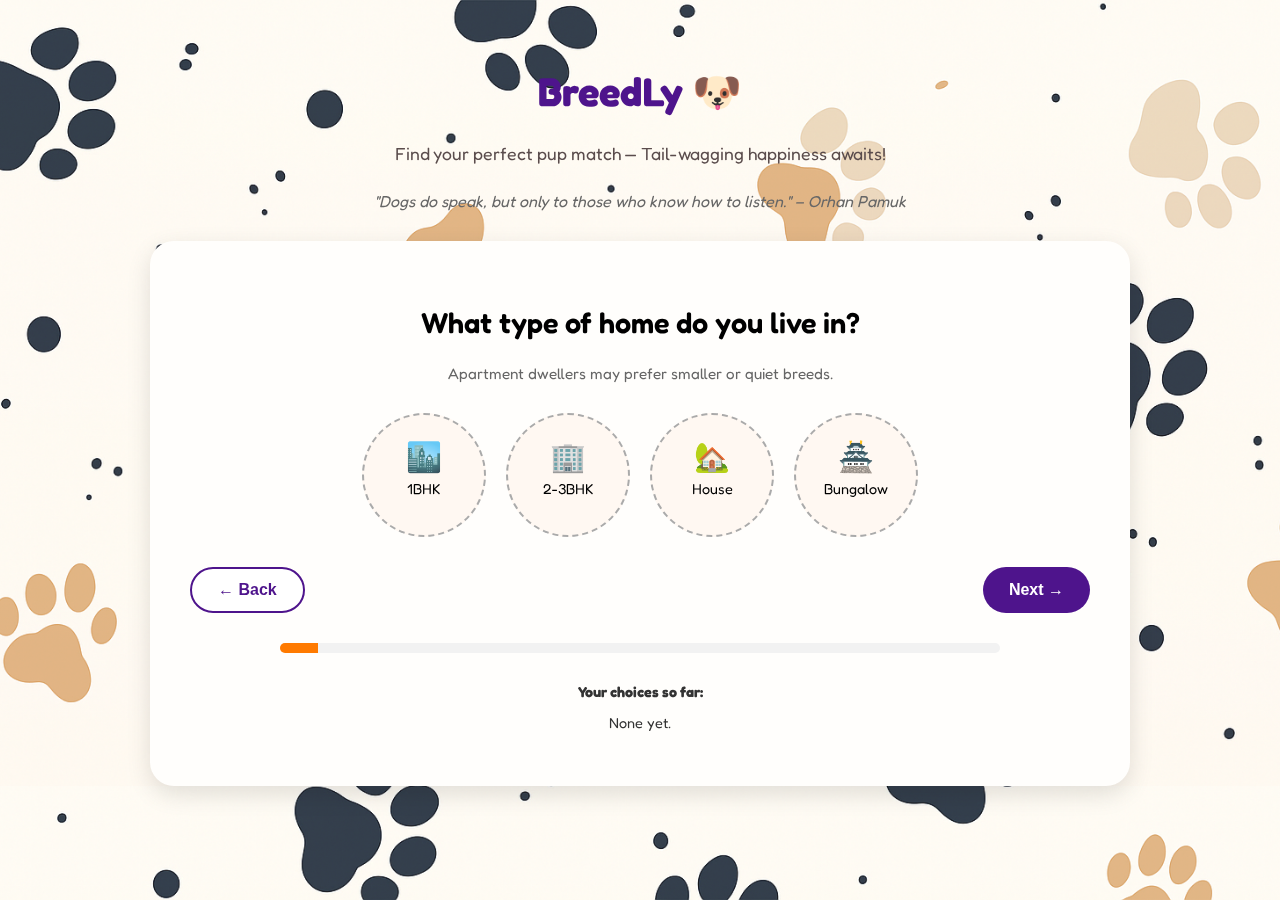
<file: pages/quiz.html>
<!DOCTYPE html>
<html lang="en">
<head>
  <meta charset="UTF-8" />
  <title>BreedLy Dog Match Quiz</title>
    <link rel="icon" href="/assets/favi1.png" type="image/x-icon" />
  <link href="https://fonts.googleapis.com/css2?family=Fredoka:wght@500;600&display=swap" rel="stylesheet">
  <style>
 body {
  margin: 0;
  font-family: 'Fredoka', sans-serif;
  background: linear-gradient(to bottom, #fffaf0, #ffe9d6); /* gradient only */
  position: relative;
  z-index: 0;
}

.bg-image-wrapper {
  position: fixed;
  top: 0;
  left: 0;
  z-index: -1; /* Behind all content */
  width: 100%;
  height: 100%;
  overflow: hidden;
}

.bg-image-wrapper .bg-image {
  width: 100%;
  height: 100%;
  object-fit: cover;
  opacity: 0.9;
}

    .quiz-header-banner {
      text-align: center;
      padding: 40px 20px 10px;
    }
    .quiz-header-banner h1 {
      font-size: 2.5rem;
      color: #4e148c;
    }
    .quiz-header-banner p {
      font-size: 1.1rem;
      color: #5a4c4c;
    }

    .quote-bar {
      font-style: italic;
      text-align: center;
      margin-bottom: 30px;
      color: #666;
      font-size: 1rem;
    }

    .quiz-container {
      max-width: 900px;
      margin: 0 auto;
      padding: 40px;
      border-radius: 24px;
      background: #fffefc;
      box-shadow: 0 8px 24px rgba(0,0,0,0.12);
      text-align: center;
    }

    .quiz-header h2 {
      font-size: 1.8rem;
      font-weight: 600;
    }

    .quiz-tip {
      color: #666;
      font-size: 0.95rem;
      margin-bottom: 30px;
    }

    .quiz-options {
      display: flex;
      flex-wrap: wrap;
      gap: 20px;
      justify-content: center;
    }

    .option-circle {
      border: 2px dashed #aaa;
      border-radius: 50%;
      width: 120px;
      height: 120px;
      display: flex;
      flex-direction: column;
      align-items: center;
      justify-content: center;
      cursor: pointer;
      transition: all 0.3s ease;
      background-color: #fff8f2;
    }

    .option-circle:hover {
      background-color: #ffe9cc;
    }

    .option-circle.selected {
      border: 3px solid #ff7a00;
      background: #fff1de;
    }

    .option-circle span {
      font-size: 1.8rem;
    }

    .option-circle p {
      font-size: 0.9rem;
      margin-top: 6px;
    }

    .quiz-navigation {
      margin-top: 30px;
      display: flex;
      justify-content: space-between;
    }

    .nav-btn {
      padding: 12px 26px;
      font-size: 1rem;
      border-radius: 30px;
      font-weight: 600;
      border: none;
      cursor: pointer;
      transition: all 0.3s ease;
    }

    .nav-btn.back {
      background: #fff;
      border: 2px solid #4e148c;
      color: #4e148c;
    }

    .nav-btn.next {
      background: #4e148c;
      color: white;
    }

    .nav-btn:hover {
      transform: scale(1.05);
    }

    .progress-bar {
      margin: 30px auto;
      width: 80%;
      height: 10px;
      background: #f2f2f2;
      border-radius: 20px;
      overflow: hidden;
    }

    .progress-fill {
      height: 100%;
      background: #ff7a00;
      width: 0%;
      transition: width 0.4s ease;
    }

    .quiz-summary {
      margin-top: 20px;
      font-size: 0.9rem;
      color: #333;
    }
   @media screen and (max-width: 768px) {
  .quiz-header-banner h1 {
    font-size: 1rem;
  }

  .quiz-header-banner p {
    font-size: 2rem;
    padding: 0 10px;
  }

  .quiz-container {
    padding: 20px;
    margin: 20px 10px;
    height: 100vh;
    border-radius: 16px;
  }

  .quiz-header h2 {
    font-size: 2rem;
  }
  .quiz-options{
    flex-direction:row ;
  }
  .quiz-tip {
    font-size: 0.9rem;
    margin-bottom: 20px;
  }

  .option-circle {
    width: 100px;
    height: 100px;
  }

  .option-circle span {
    font-size: 1.5rem;
  }

  .option-circle p {
    font-size: 0.8rem;
  }

  .quiz-navigation {
    flex-direction: column;
    gap: 15px;
  }

  .nav-btn {
    width: 100%;
  }

  .progress-bar {
    width: 90%;
  }
}

@media screen and (max-width: 400px) {
  .quiz-header-banner h1 {
    font-size: 1rem;
  }

  .quiz-header-banner p {
    font-size: 0.5rem;
  }

  .quiz-container {
    padding: 15px;
  }

  .option-circle {
    width: 80px;
    height: 80px;
  }

  .option-circle span {
    font-size: 1.2rem;
  }

  .option-circle p {
    font-size: 0.75rem;
  }

  .nav-btn {
    padding: 10px 20px;
    font-size: 0.9rem;
  }

  .quiz-header h2 {
    font-size: 1rem;
  }

  .quote-bar {
    font-size: 0.9rem;
    padding: 0 10px;
  }

  .quiz-summary {
    font-size: 0.85rem;
  }
}

  </style>
</head>
<body>
  <div class="bg-image-wrapper">
    <img src="/assets/images/quiz-bg.png" alt="Background Paws" class="bg-image" />
  </div>
  <div class="quiz-header-banner">
    <h1>BreedLy 🐶</h1>
    <p>Find your perfect pup match — Tail-wagging happiness awaits!</p>
  </div>
  <div class="quote-bar">
    "Dogs do speak, but only to those who know how to listen." – Orhan Pamuk
  </div>

  <section class="quiz-container">
    <div class="quiz-header">
      <h2 id="quiz-question">Loading...</h2>
      <p class="quiz-tip">(Tip here)</p>
    </div>

    <div class="quiz-options" id="quiz-options"></div>

    <div class="quiz-navigation">
      <button class="nav-btn back" id="backBtn">← Back</button>
      <button class="nav-btn next" id="nextBtn">Next →</button>
    </div>

    <div class="progress-bar">
      <div class="progress-fill" id="progressFill"></div>
    </div>

    <div class="quiz-summary">
      <strong>Your choices so far:</strong>
      <p id="summaryText">None yet.</p>
    </div>
  </section>

<script>
  const questions = [
  {
    question: "What type of home do you live in?",
    tip: "Apartment dwellers may prefer smaller or quiet breeds.",
    options : [
  { text: "1BHK", icon: "🏙️" },      // Small apartment / city living
  { text: "2-3BHK", icon: "🏢" },    // Family-sized apartment / housing complex
  { text: "House", icon: "🏡" },      // Standalone house with a yard
  { text: "Bungalow", icon: "🏯" }    // Villa / bungalow style
]
  },
  {
    question: "Do you have air conditioning?",
    tip: "Thick-fur breeds like Huskies need a cool environment.",
    options: [
      { text: "Yes", icon: "❄️" },
      { text: "No", icon: "🔥" }
    ]
  },
  {
    question: "How much indoor space will your dog have?",
    tip: "Dogs need space to stretch and move comfortably.",
    options: [
      { text: "Very little", icon: "📏" },
      { text: "Moderate", icon: "📐" },
      { text: "Spacious", icon: "🏡" }
    ]
  },
  {
    question: "How much outdoor space is available?",
    tip: "Some breeds need large yards, others are fine with less.",
    options: [
      { text: "None", icon: "🚫" },
      { text: "Small yard", icon: "🌱" },
      { text: "Large yard", icon: "🌳" },
      { text: "Open field", icon: "🌾" }
    ]
  },
  {
    question: "Do you have any children at home?",
    tip: "Kid-friendly breeds are gentler and more patient.",
    options: [
      { text: "No", icon: "🚫" },
      { text: "Yes - Ages 0–5", icon: "👶" },
      { text: "Yes - Ages 6–12", icon: "🧒" },
      { text: "Yes - Teenagers", icon: "🧑" }
    ]
  },
  {
    question: "What are their ages?",
    tip: "Age matters for energy level & compatibility.",
    options: [
      { text: "0–5", icon: "👶" },
      { text: "6–12", icon: "🧒" },
      { text: "13+", icon: "🧑" }
    ]
  },
  {
    question: "Will your dog have kids to snuggle with?",
    tip: "Cuddly breeds love being with children.",
    options: [
      { text: "Yes", icon: "❤️" },
      { text: "No", icon: "🛏️" }
    ]
  },
  {
    question: "Is anyone allergic to dogs or dog hair?",
    tip: "Hypoallergenic or low-shedding breeds may be better.",
    options: [
      { text: "Yes", icon: "🤧" },
      { text: "No", icon: "😊" },
      { text: "Not Sure", icon: "❓" }
    ]
  },
  {
    question: "How much time can you dedicate to your dog daily?",
    tip: "Dogs thrive on attention and routine.",
    options: [
      { text: "< 1 hour", icon: "⏳" },
      { text: "1–2 hours", icon: "🕰️" },
      { text: "3+ hours", icon: "⏱️" }
    ]
  },
  {
    question: "How much time will your dog spend alone each day?",
    tip: "Independent breeds do better when left alone.",
    options: [
      { text: "< 2 hrs", icon: "⌛" },
      { text: "2–5 hrs", icon: "🕓" },
      { text: "5–8 hrs", icon: "🕗" },
      { text: "8+ hrs", icon: "🕘" }
    ]
  },
  {
    question: "Have you owned a dog before?",
    tip: "First-timers may want easier-to-train breeds.",
    options: [
      { text: "Yes", icon: "👍" },
      { text: "No", icon: "👎" }
    ]
  },
  {
    question: "What's your activity level?",
    tip: "Dogs need matching energy! Active people = active breeds.",
    options: [
      { text: "Very Active", icon: "🏃‍♂️" },
      { text: "Moderate", icon: "🚶‍♀️" },
      { text: "Low", icon: "🛋️" }
    ]
  },
  {
    question: "How playful should your dog be?",
    tip: "Energetic dogs need families who can play with them.",
    options: [
      { text: "Very playful", icon: "🎾" },
      { text: "Moderately playful", icon: "🎲" },
      { text: "Low energy", icon: "🛌" }
    ]
  },
  {
    question: "Which best describes your ideal dog’s personality?",
    tip: "Choose a personality that suits your lifestyle.",
    options: [
      { text: "Playful", icon: "😄" },
      { text: "Calm", icon: "😌" },
      { text: "Protective", icon: "🛡️" },
      { text: "Friendly", icon: "🤗" },
      { text: "Independent", icon: "😎" }
    ]
  },
  {
    question: "How much barking can you tolerate?",
    tip: "Quieter breeds are better for apartments.",
    options: [
      { text: "Loud & frequent", icon: "🔊" },
      { text: "Some barking", icon: "🔉" },
      { text: "Prefer quiet", icon: "🔇" }
    ]
  },
  {
    question: "How much training are you willing to provide?",
    tip: "More obedient breeds require less training effort.",
    options: [
      { text: "A lot — I enjoy it", icon: "🧠" },
      { text: "Just the basics", icon: "📘" },
      { text: "Prefer trained", icon: "🎓" }
    ]
  },
  {
    question: "What size of dog do you prefer?",
    tip: "If you live in a smaller space, consider a smaller dog.",
    options: [
      { text: "7kg & under", icon: "🐶" },
      { text: "7–14kg", icon: "🐕" },
      { text: "14–23kg", icon: "🦮" },
      { text: "23–50kg", icon: "🐕‍🦺" },
      { text: "50kg+", icon: "🐾" },
      { text: "No preference", icon: "❔" }
    ]
  },
  {
    question: "How much grooming can you manage?",
    tip: "Long-coated breeds require more grooming time.",
    options: [
      { text: "Daily", icon: "🧴" },
      { text: "Weekly", icon: "🧼" },
      { text: "Occasional", icon: "🪮" },
      { text: "Minimal", icon: "✂️" }
    ]
  },
  {
    question: "How important is low shedding to you?",
    tip: "Low-shedding breeds are great for cleanliness & allergies.",
    options: [
      { text: "Very important", icon: "✅" },
      { text: "Somewhat", icon: "➖" },
      { text: "Not important", icon: "🚫" }
    ]
  }
];


  let currentQuestion = 0;
  const answers = [];

  const questionText = document.getElementById("quiz-question");
  const tipText = document.querySelector(".quiz-tip");
  const optionsContainer = document.getElementById("quiz-options");
  const progressFill = document.getElementById("progressFill");
  const summaryText = document.getElementById("summaryText");

  function loadQuestion(index) {
    const q = questions[index];
    questionText.textContent = q.question;
    tipText.textContent = q.tip;

    optionsContainer.innerHTML = "";
    q.options.forEach(opt => {
      const div = document.createElement("div");
      div.className = "option-circle";
      div.innerHTML = `<span>${opt.icon}</span><p>${opt.text}</p>`;
      div.onclick = () => {
        document.querySelectorAll(".option-circle").forEach(o => o.classList.remove("selected"));
        div.classList.add("selected");
        answers[index] = opt.text;
        updateSummary();
      };
      optionsContainer.appendChild(div);
    });

    if (answers[index]) {
      [...optionsContainer.children].forEach(btn => {
        if (btn.innerText.includes(answers[index])) btn.classList.add("selected");
      });
    }

    progressFill.style.width = `${((index + 1) / questions.length) * 100}%`;
  }

  function updateSummary() {
    summaryText.textContent = answers
      .map((a, i) => a ? `Q${i + 1}: ${a}` : null)
      .filter(Boolean)
      .join(" | ");
  }

  document.getElementById("nextBtn").onclick = () => {
    if (!answers[currentQuestion]) {
      alert("Please select an option before proceeding.");
      return;
    }
    if (currentQuestion < questions.length - 1) {
      currentQuestion++;
      loadQuestion(currentQuestion);
    } else {
  document.getElementById('nextBtn').style.display = 'none';
  const resultBtn = document.createElement('button');
  resultBtn.className = 'nav-btn next';
  resultBtn.textContent = 'View My Results';
  resultBtn.onclick = () => {
    localStorage.setItem("breedlyAnswers", JSON.stringify(answers));
    window.location.href = "results.html";
  };
  document.querySelector('.quiz-navigation').appendChild(resultBtn);
}

  };

  document.getElementById("backBtn").onclick = () => {
    if (currentQuestion > 0) {
      currentQuestion--;
      loadQuestion(currentQuestion);
    }
  };

  loadQuestion(0);
</script>
</body>
</html>
</file>
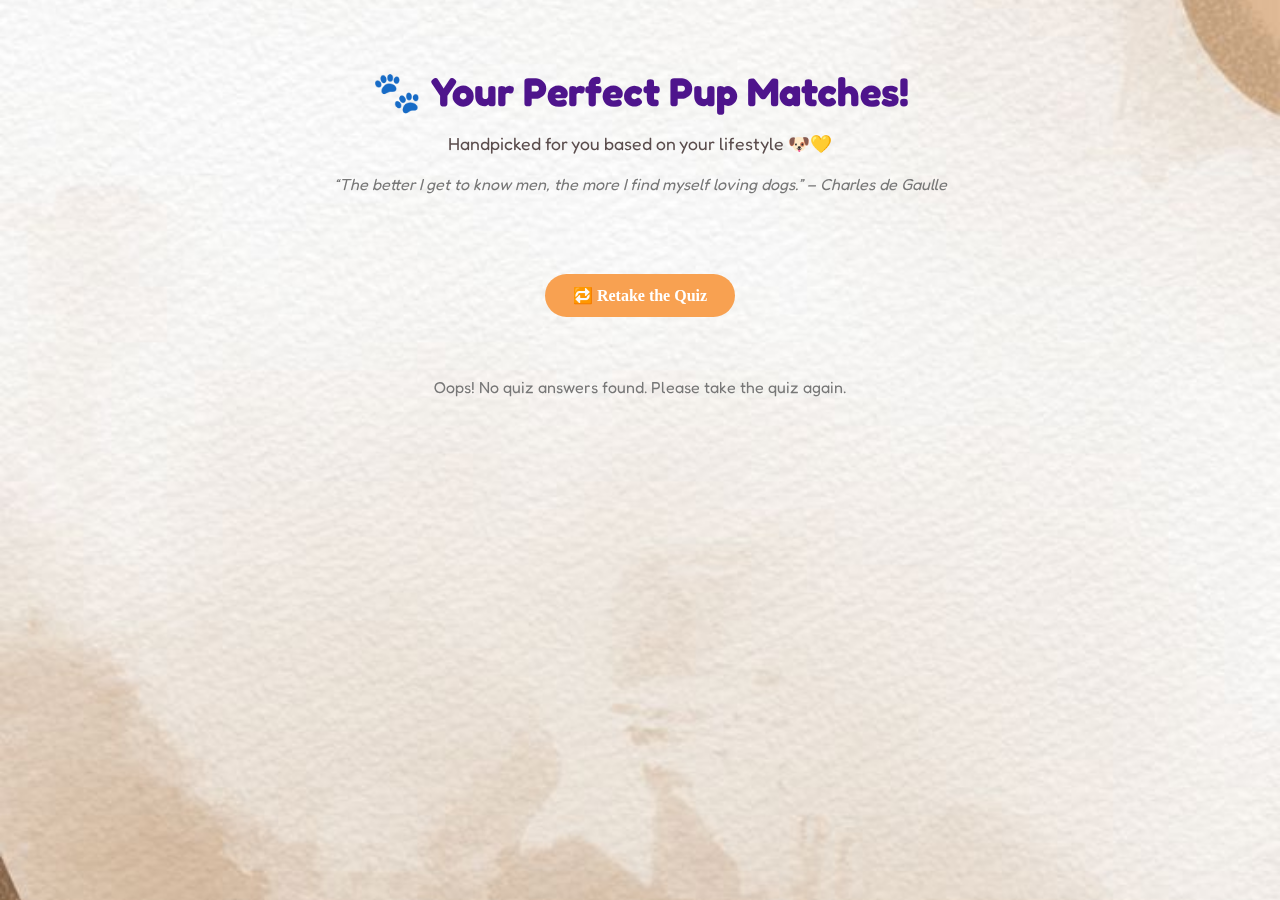
<file: pages/results.html>
<!DOCTYPE html>
<html lang="en">
<head>
  <meta charset="UTF-8">
  <title>BreedLy Match Results</title>
  <link href="https://fonts.googleapis.com/css2?family=Fredoka:wght@500;600&display=swap" rel="stylesheet">
  <style>
   /* Base styles */
body {
  font-family: 'Fredoka', sans-serif;
  margin: 0;
  padding: 40px 20px;
  background: transparent;
  background-size: cover;
  background-attachment: fixed;
  text-align: center;
  min-height: 100vh;
  box-sizing: border-box;
}
.bg-image {
  position: fixed;
  top: 0;
  left: 0;
  width: 100vw;
  height: 100vh;
  object-fit: cover;
  z-index: -1;
  opacity: 1;
}


h1 {
  color: #4e148c;
  font-size: 2.5rem;
  margin-bottom: 10px;
}

.slogan {
  color: #5a4c4c;
  font-size: 1.1rem;
  margin-bottom: 20px;
}

.quote {
  font-style: italic;
  font-size: 1rem;
  color: #777;
  margin-bottom: 40px;
}

/* Dog card grid */
.dog-cards {
  display: flex;
  flex-wrap: wrap;
  justify-content: center;
  gap: 30px;
  margin-top: 40px;
}

/* Individual card */
.dog-card {
  background: #fff8f2;
  padding: 20px;
  border-radius: 16px;
  width: 260px;
  box-shadow: 0 4px 14px rgba(0, 0, 0, 0.1);
  transition: transform 0.3s ease;
}

.dog-card:hover {
  transform: translateY(-5px);
}

.dog-card img {
  width: 100%;
  height: 280px;
  object-fit: cover;
  border-radius: 12px;
}

.dog-card h3 {
  margin: 10px 0 6px;
  color: #5a2a03;
}

.dog-card p {
  font-size: 0.9rem;
  color: #555;
}

/* Button section */
.btn-bar {
  margin-top: 40px;
  display: flex;
  justify-content: center;
  flex-wrap: wrap;
  gap: 20px;
}

.restart-btn {
  background: #f8a151;
  color: white;
  padding: 12px 28px;
  font-weight: 600;
  font-family: Georgia, 'Times New Roman', Times, serif;
  border: none;
  border-radius: 30px;
  cursor: pointer;
  font-size: 1rem;
}

.restart-btn:hover {
  background-color: #fd8f28;
}

.fallback {
  font-size: 1rem;
  color: #777;
  margin-top: 60px;
}

/* --------------------------- */
/* 💡 RESPONSIVE BREAKPOINTS */
/* --------------------------- */

/* Tablets */
@media (max-width: 991px) {
  h1 {
    font-size: 2rem;
  }

  .dog-card {
    width: 300px;
    height: 420px;
    padding: 18px;
  }

  .dog-card img {
    height: 300px;
  }

  .restart-btn {
    font-size: 0.95rem;
    padding: 10px 24px;
  }
  .dog-cards {
  display: flex;
  flex-wrap: wrap;
  justify-content: center;
  gap: 30px;
  margin-top: 40px;
}

}

/* Mobiles */
@media (max-width: 600px) {
  body {
    padding: 30px 15px;
  }

  h1 {
    font-size: 1.7rem;
  }

  .slogan {
    font-size: 1rem;
  }

  .quote {
    font-size: 0.9rem;
    margin-bottom: 30px;
  }

  .dog-card {
    width: 100%;
    max-width: 300px;
    padding: 16px;
  }

  .dog-card img {
    height: 200px;
  }

  .btn-bar {
    flex-direction: column;
    align-items: center;
    margin-top: 30px;
  }

  .restart-btn {
    width: 100%;
    max-width: 260px;
    font-size: 1rem;
    padding: 12px 0;
  }

  .fallback {
    font-size: 0.95rem;
    margin-top: 40px;
  }
}

  </style>
</head>
<body>
  <img src="/assets/images/bggg.jpg" alt="Background" class="bg-image" />

  <h1>🐾 Your Perfect Pup Matches!</h1>
  <p class="slogan">Handpicked for you based on your lifestyle 🐶💛</p>
  <p class="quote">“The better I get to know men, the more I find myself loving dogs.” – Charles de Gaulle</p>

  <div class="dog-cards" id="resultsContainer"></div>

  <div class="btn-bar">
   
    <button class="restart-btn" onclick="restartQuiz()">🔁 Retake the Quiz</button>
  </div>

  <p class="fallback" id="fallback"></p>

  <script>
 const breedProfiles = {
  "Labrador Retriever": {
    traits: ["House", "Yes", "Spacious", "Large yard", "Yes - Ages 6–12", "6–12", "Yes", "No", "3+ hours", "2–5 hrs", "Yes", "Moderate", "Very playful", "Friendly", "Some barking", "Just the basics", "23–50kg", "Weekly", "Somewhat"],
    image: "/assets/Dogs/Labrador Retriever.jpg",
    desc: "Friendly, playful, and always ready for family fun."
  },
  "Golden Retriever": {
    traits: ["House", "Yes", "Spacious", "Large yard", "Yes - Ages 6–12", "6–12", "Yes", "No", "3+ hours", "2–5 hrs", "Yes", "Moderate", "Very playful", "Friendly", "Some barking", "Just the basics", "23–50kg", "Weekly", "Somewhat"],
    image: "/assets/Dogs/Golden Retriever.webp",
    desc: "Loyal, gentle, and perfect for active families with kids."
  },
  "German Shepherd": {
    traits: ["House", "Yes", "Spacious", "Open field", "Yes - Teenagers", "13+", "Yes", "No", "3+ hours", "2–5 hrs", "Yes", "Very Active", "Very playful", "Protective", "Some barking", "A lot — I enjoy it", "23–50kg", "Weekly", "Not important"],
    image: "/assets/Dogs/German Shepherd.jpg",
    desc: "Intelligent and loyal — great for security and companionship."
  },
  "Beagle": {
    traits: ["2-3BHK", "Yes", "Moderate", "Small yard", "Yes - Ages 6–12", "6–12", "Yes", "No", "1–2 hours", "2–5 hrs", "Yes", "Moderate", "Very playful", "Friendly", "Some barking", "Just the basics", "7–14kg", "Weekly", "Somewhat"],
    image: "/assets/Dogs/Beagle.jpg",
    desc: "Curious, merry, and loves to sniff out fun with kids."
  },
  "Pug": {
    traits: ["Apartment", "Yes", "Very little", "None", "No", "0–5", "Yes", "Yes", "< 1 hour", "2–5 hrs", "No", "Low", "Low energy", "Calm", "Prefer quiet", "Prefer trained", "7–14kg", "Weekly", "Very important"],
    image: "/assets/Dogs/Pug.jpg",
    desc: "Charming and comical — perfect for apartment life."
  },
  "Shih Tzu": {
    traits: ["Apartment", "Yes", "Very little", "None", "No", "0–5", "Yes", "Yes", "< 1 hour", "2–5 hrs", "No", "Low", "Low energy", "Calm", "Prefer quiet", "Prefer trained", "7–14kg", "Daily", "Very important"],
    image: "/assets/Dogs/Shih Tzu.jpg",
    desc: "Affectionate lapdog — loves pampering and cuddles."
  },
  "Lhasa Apso": {
    traits: ["Apartment", "Yes", "Very little", "None", "No", "0–5", "Yes", "Yes", "< 1 hour", "2–5 hrs", "No", "Low", "Low energy", "Independent", "Prefer quiet", "Prefer trained", "7–14kg", "Daily", "Very important"],
    image: "/assets/Dogs/Lhasa Apso.jpg",
    desc: "Small, loyal, and full of personality — great for apartments."
  },
  "Pomeranian": {
    traits: ["Apartment", "Yes", "Very little", "None", "No", "0–5", "Yes", "Yes", "< 1 hour", "2–5 hrs", "No", "Low", "Very playful", "Friendly", "Some barking", "Just the basics", "7–14kg", "Weekly", "Very important"],
    image: "/assets/Dogs/Pomeranian.jpg",
    desc: "Fluffy, energetic, and full of charm — loves attention."
  },
  "Indian Spitz": {
    traits: ["2-3BHK", "Yes", "Moderate", "Small yard", "No", "0–5", "Yes", "Yes", "1–2 hours", "2–5 hrs", "No", "Moderate", "Moderately playful", "Friendly", "Some barking", "Just the basics", "7–14kg", "Weekly", "Somewhat"],
    image: "/assets/Dogs/Indian Spitz.jpg",
    desc: "Lively and intelligent — perfect family companion for Indian homes."
  },
  "Dachshund": {
    traits: ["Apartment", "Yes", "Very little", "None", "No", "0–5", "No", "Yes", "< 1 hour", "2–5 hrs", "No", "Low", "Moderately playful", "Friendly", "Some barking", "Just the basics", "7–14kg", "Weekly", "Very important"],
    image: "/assets/Dogs/Dachshund.jpg",
    desc: "Bold and curious — tiny but full of personality."
  },
  "Cocker Spaniel": {
    traits: ["2-3BHK", "Yes", "Moderate", "Moderate", "Yes - Ages 6–12", "6–12", "Yes", "No", "1–2 hours", "2–5 hrs", "Yes", "Moderate", "Very playful", "Friendly", "Some barking", "Just the basics", "7–14kg", "Weekly", "Somewhat"],
    image: "/assets/Dogs/Cocker Spaniel.jpg",
    desc: "Sweet-natured, loves cuddles and playtime."
  },
  "Boxer": {
    traits: ["House", "Yes", "Spacious", "Large yard", "Yes - Teenagers", "13+", "Yes", "No", "2–3 hours", "2–5 hrs", "Yes", "Very Active", "Very playful", "Friendly", "Some barking", "Just the basics", "23–50kg", "Weekly", "Somewhat"],
    image: "/assets/Dogs/Boxer.jpg",
    desc: "Energetic, fun-loving, and protective family clown."
  },
  "Doberman Pinscher": {
    traits: ["House", "Yes", "Spacious", "Large yard", "Yes - Teenagers", "13+", "Yes", "No", "3+ hours", "< 2 hrs", "Yes", "Very Active", "Moderately playful", "Protective", "Some barking", "A lot — I enjoy it", "23–50kg", "Weekly", "Not important"],
    image: "/assets/Dogs/Doberman Pinscher.jpg",
    desc: "Alert, loyal, and brave — needs structure and exercise."
  },
  "Rottweiler": {
    traits: ["House", "Yes", "Spacious", "Large yard", "Yes - Teenagers", "13+", "Yes", "No", "2–3 hours", "< 2 hrs", "Yes", "Moderate", "Moderately playful", "Protective", "Some barking", "A lot — I enjoy it", "23–50kg", "Weekly", "Not important"],
    image: "/assets/Dogs/Rottweiler.jpg",
    desc: "Confident and strong — devoted guardian for experienced owners."
  },
  "Great Dane": {
    traits: ["House", "Yes", "Spacious", "Open yard", "Yes - Ages 6–12", "6–12", "Yes", "No", "2–3 hours", "< 2 hrs", "Yes", "Moderate", "Low energy", "Calm", "Some barking", "Just the basics", "50kg+", "Weekly", "Somewhat"],
    image: "/assets/Dogs/Great Dane.jpg",
    desc: "Gentle giant — affectionate and easy-going."
  },
  "Saint Bernard": {
    traits: ["House", "Yes", "Spacious", "Open yard", "Yes - Ages 6–12", "6–12", "Yes", "No", "1–2 hours", "< 2 hrs", "Yes", "Low", "Low energy", "Calm", "Prefer quiet", "Just the basics", "50kg+", "Weekly", "Somewhat"],
    image: "/assets/Dogs/Saint Bernard.jpg",
    desc: "Patient and gentle — loves kids and cold weather."
  }
  , "Siberian Husky": {
    traits: ["House", "Yes", "Spacious", "Open field", "Yes - Teenagers", "13+", "No", "No", "3+ hours", "2–5 hrs", "Yes", "Very Active", "Very playful", "Independent", "Loud & frequent", "A lot — I enjoy it", "23–50kg", "Weekly", "Not important"],
    image: "/assets/Dogs/Siberian Husky.jpg",
    desc: "Adventurous and vocal — best for active families with space."
  },
  "Alaskan Malamute": {
    traits: ["House", "Yes", "Spacious", "Open field", "Yes - Teenagers", "13+", "No", "No", "3+ hours", "2–5 hrs", "Yes", "Very Active", "Very playful", "Independent", "Loud & frequent", "A lot — I enjoy it", "23–50kg", "Weekly", "Not important"],
    image: "/assets/Dogs/Alaskan Malamute.jpg",
    desc: "Strong, hardy, loves snow — needs space and activity."
  },
  "French Bulldog": {
    traits: ["Apartment", "Yes", "Very little", "None", "No", "0–5", "Yes", "Yes", "< 1 hour", "2–5 hrs", "No", "Low", "Low energy", "Calm", "Prefer quiet", "Prefer trained", "7–14kg", "Weekly", "Very important"],
    image: "/assets/Dogs/French Bulldog.jpg",
    desc: "Easy-going and comical — loves apartment life."
  },
  "English Bulldog": {
    traits: ["Apartment", "Yes", "Very little", "None", "No", "0–5", "Yes", "Yes", "< 1 hour", "2–5 hrs", "No", "Low", "Low energy", "Calm", "Prefer quiet", "Prefer trained", "23–50kg", "Weekly", "Somewhat"],
    image: "/assets/Dogs/English Bulldog.jpg",
    desc: "Chilled-out and loving — great for relaxed homes."
  },
  "Bullmastiff": {
    traits: ["House", "Yes", "Spacious", "Large yard", "Yes - Teenagers", "13+", "No", "No", "1–2 hours", "< 2 hrs", "Yes", "Low", "Low energy", "Protective", "Prefer quiet", "Just the basics", "50kg+", "Weekly", "Somewhat"],
    image: "/assets/Dogs/Bullmastiff.jpg",
    desc: "Loyal guardian — calm, brave, and protective."
  },
  "Pit Bull Terrier": {
    traits: ["House", "Yes", "Spacious", "Moderate yard", "Yes - Teenagers", "13+", "No", "No", "2–3 hours", "2–5 hrs", "Yes", "Very Active", "Very playful", "Protective", "Some barking", "Just the basics", "23–50kg", "Weekly", "Somewhat"],
    image: "/assets/Dogs/Pit Bull Terrier.jpg",
    desc: "Energetic, loyal, and loving — needs strong leadership."
  },
  "American Bully": {
    traits: ["House", "Yes", "Spacious", "Moderate yard", "Yes - Teenagers", "13+", "No", "No", "1–2 hours", "2–5 hrs", "Yes", "Moderate", "Very playful", "Protective", "Some barking", "Just the basics", "23–50kg", "Weekly", "Somewhat"],
    image: "/assets/Dogs/American Bully.jpg",
    desc: "Friendly and sturdy — great companion with proper training."
  },
  "Maltese": {
    traits: ["Apartment", "Yes", "Very little", "None", "No", "0–5", "Yes", "Yes", "< 1 hour", "2–5 hrs", "No", "Low", "Low energy", "Calm", "Prefer quiet", "Prefer trained", "7kg & under", "Daily", "Very important"],
    image: "/assets/Dogs/Maltese.jpg",
    desc: "Tiny, loving, hypoallergenic — perfect lapdog for small spaces."
  },
  "Chihuahua": {
    traits: ["Apartment", "Yes", "Very little", "None", "No", "0–5", "Yes", "Yes", "< 1 hour", "2–5 hrs", "No", "Low", "Low energy", "Independent", "Loud & frequent", "Prefer trained", "7kg & under", "Weekly", "Very important"],
    image: "/assets/Dogs/Chihuahua.jpg",
    desc: "Small but bold — big personality in a tiny package!"
  },
  "Yorkshire Terrier": {
    traits: ["Apartment", "Yes", "Very little", "None", "No", "0–5", "Yes", "Yes", "< 1 hour", "2–5 hrs", "No", "Low", "Low energy", "Independent", "Some barking", "Prefer trained", "7kg & under", "Daily", "Very important"],
    image: "/assets/Dogs/Yorkshire Terrier.jpg",
    desc: "Tiny, clever, and charming — loves attention and pampering."
  },
  "Miniature Pinscher": {
    traits: ["Apartment", "Yes", "Very little", "None", "No", "0–5", "No", "Yes", "< 1 hour", "2–5 hrs", "No", "Moderate", "Very playful", "Independent", "Some barking", "Just the basics", "7kg & under", "Weekly", "Very important"],
    image: "/assets/Dogs/Miniature Pinscher.jpg",
    desc: "Tiny, brave, and energetic — loves to explore and play."
  },
  "Poodle": {
    traits: ["Apartment", "Yes", "Moderate", "Small yard", "No", "0–5", "Yes", "Yes", "1–2 hours", "2–5 hrs", "No", "Low", "Moderately playful", "Friendly", "Some barking", "A lot — I enjoy it", "7–14kg", "Daily", "Very important"],
    image: "/assets/Dogs/Poodle.jpg",
    desc: "Smart, hypoallergenic, and stylish — easy to train."
  },
  "Dalmatian": {
    traits: ["House", "Yes", "Spacious", "Large yard", "No", "0–5", "No", "No", "3+ hours", "2–5 hrs", "Yes", "Very Active", "Very playful", "Independent", "Some barking", "A lot — I enjoy it", "23–50kg", "Weekly", "Not important"],
    image: "/assets/Dogs/Dalmatian.jpg",
    desc: "Spotted, energetic, and fun-loving — loves open spaces."
  },
  "English Cocker Spaniel": {
    traits: ["2-3BHK", "Yes", "Moderate", "Moderate yard", "Yes - Ages 6–12", "6–12", "Yes", "No", "1–2 hours", "2–5 hrs", "Yes", "Moderate", "Very playful", "Friendly", "Some barking", "Just the basics", "7–14kg", "Weekly", "Somewhat"],
    image: "/assets/Dogs/Cocker Spaniel.jpg",
    desc: "Happy and cheerful — loves playtime and cuddles."
  },
  "English Setter": {
    traits: ["House", "Yes", "Spacious", "Large yard", "Yes - Teenagers", "13+", "No", "No", "2–3 hours", "2–5 hrs", "Yes", "Very Active", "Very playful", "Friendly", "Some barking", "Just the basics", "23–50kg", "Weekly", "Somewhat"],
    image: "/assets/Dogs/English Setter.jpg",
    desc: "Gentle, friendly, and energetic — loves big yards."
  },
  "Basset Hound": {
    traits: ["Apartment", "Yes", "Very little", "Small yard", "No", "0–5", "No", "Yes", "< 1 hour", "2–5 hrs", "No", "Low", "Low energy", "Calm", "Prefer quiet", "Prefer trained", "23–50kg", "Weekly", "Somewhat"],
    image: "/assets/Dogs/Basset Hound.jpg",
    desc: "Laid-back with adorable droopy ears — calm and loyal."
  },
  "Boston Terrier": {
    traits: ["Apartment", "Yes", "Very little", "None", "No", "0–5", "Yes", "Yes", "< 1 hour", "2–5 hrs", "No", "Low", "Moderately playful", "Friendly", "Prefer quiet", "Prefer trained", "7–14kg", "Weekly", "Very important"],
    image: "/assets/Dogs/Boston Terrier.jpg"
  },
  "Border Collie": {
    traits: ["House", "Yes", "Spacious", "Open field", "Yes - Teenagers", "13+", "No", "No", "3+ hours", "2–5 hrs", "Yes", "Very Active", "Very playful", "Friendly", "Loud & frequent", "A lot — I enjoy it", "14–23kg", "Weekly", "Not important"],
    image: "/assets/Dogs/Border Collie.jpg",
    desc: "Super smart and energetic — loves tasks and big spaces."
  },
  "Belgian Malinois": {
    traits: ["House", "Yes", "Spacious", "Open field", "Yes - Teenagers", "13+", "No", "No", "3+ hours", "< 2 hrs", "Yes", "Very Active", "Very playful", "Protective", "Loud & frequent", "A lot — I enjoy it", "23–50kg", "Weekly", "Not important"],
    image: "/assets/Dogs/Beligan Malinois.jpg",
    desc: "Brilliant and loyal — best for experienced, active families."
  },
  "Irish Setter": {
    traits: ["House", "Yes", "Spacious", "Large yard", "Yes - Teenagers", "13+", "No", "No", "3+ hours", "2–5 hrs", "Yes", "Very Active", "Very playful", "Friendly", "Some barking", "Just the basics", "23–50kg", "Weekly", "Not important"],
    image: "/assets/Dogs/Irish Setter.jpg",
    desc: "Joyful and playful — needs space to run and explore."
  },
  "Weimaraner": {
    traits: ["House", "Yes", "Spacious", "Large yard", "Yes - Teenagers", "13+", "No", "No", "3+ hours", "2–5 hrs", "Yes", "Very Active", "Very playful", "Protective", "Some barking", "A lot — I enjoy it", "23–50kg", "Weekly", "Not important"],
    image: "/assets/Dogs/Weimaraner.jpg",
    desc: "Sleek, loyal, and adventurous — loves outdoor activities."
  },
  "Afghan Hound": {
    traits: ["House", "Yes", "Spacious", "Moderate yard", "No", "0–5", "No", "No", "2–3 hours", "2–5 hrs", "No", "Moderate", "Calm", "Independent", "Prefer quiet", "Just the basics", "23–50kg", "Daily", "Somewhat"],
    image: "/assets/Dogs/Afghan Hound.jpg",
    desc: "Elegant and graceful — independent spirit with stunning looks."
  },
  "Bichon Frise": {
    traits: ["Apartment", "Yes", "Very little", "None", "No", "0–5", "Yes", "Yes", "< 1 hour", "< 2 hrs", "No", "Low", "Moderately playful", "Friendly", "Prefer quiet", "Prefer trained", "7–14kg", "Daily", "Very important"],
    image: "/assets/Dogs/Bichon Frise.jpg",
    desc: "Happy, hypoallergenic fluffball — perfect for allergy sufferers."
  },
  "Rough Collie": {
    traits: ["House", "Yes", "Spacious", "Large yard", "Yes - Ages 6–12", "6–12", "Yes", "No", "1–2 hours", "2–5 hrs", "Yes", "Moderate", "Very playful", "Protective", "Some barking", "Just the basics", "23–50kg", "Weekly", "Somewhat"],
    image: "/assets/Dogs/Rough Collie.jpg",
    desc: "Loyal and gentle — loves kids and watching over the family."
  },
  "Samoyed": {
    traits: ["House", "Yes", "Spacious", "Large yard", "Yes - Teenagers", "13+", "No", "No", "3+ hours", "2–5 hrs", "Yes", "Very Active", "Very playful", "Friendly", "Some barking", "A lot — I enjoy it", "23–50kg", "Daily", "Somewhat"],
    image: "/assets/Dogs/Samoyed.jpg",
    desc: "Fluffy and friendly — loves people and cold weather."
  },
  "Newfoundland Dog": {
    traits: ["House", "Yes", "Spacious", "Large yard", "Yes - Ages 0–5", "0–5", "Yes", "No", "1–2 hours", "2–5 hrs", "Yes", "Low", "Calm", "Friendly", "Prefer quiet", "Just the basics", "50kg+", "Weekly", "Somewhat"],
    image: "/assets/Dogs/NewFoundland Dog.jpg",
    desc: "Gentle giant — calm, loving, and great with kids."
  },
  "Bull Terrier": {
    traits: ["House", "Yes", "Moderate", "Moderate yard", "Yes - Teenagers", "13+", "No", "No", "1–2 hours", "2–5 hrs", "Yes", "Moderate", "Very playful", "Friendly", "Some barking", "Just the basics", "23–50kg", "Weekly", "Somewhat"],
    image: "/assets/Dogs/Bull Terrier.jpg",
    desc: "Bold and fun-loving — always ready to play."
  },
  "Shar Pei": {
    traits: ["House", "Yes", "Moderate", "Small yard", "No", "0–5", "No", "No", "< 1 hour", "< 2 hrs", "No", "Low", "Calm", "Protective", "Prefer quiet", "Prefer trained", "23–50kg", "Weekly", "Somewhat"],
    image: "/assets/Dogs/Shar Pei.jpg",
    desc: "Loyal and calm — famous for unique wrinkles."
  },
  "Dogo Argentino": {
    traits: ["House", "Yes", "Spacious", "Large yard", "Yes - Teenagers", "13+", "No", "No", "3+ hours", "< 2 hrs", "Yes", "Very Active", "Protective", "Protective", "Some barking", "A lot — I enjoy it", "50kg+", "Weekly", "Not important"],
    image: "/assets/Dogs/Dogo Argentino.jpg",
    desc: "Powerful and loyal — needs experienced owners and open space."
  }
};




function renderResults(answers) {
  const container = document.getElementById('resultsContainer');
  const fallback = document.getElementById('fallback');

  let matched = [];
  Object.entries(breedProfiles).forEach(([breed, profile]) => {
    let score = 0;
    profile.traits.forEach(trait => {
      if (answers.includes(trait)) {
        score++;
      }
    });
    matched.push({ breed, score });
  });

  // Keep only breeds with non-zero match score
  matched = matched.filter(b => b.score > 0);

  // Sort by best match first
  matched.sort((a, b) => b.score - a.score);

  const topBreeds = matched.slice(0, 3); // Get top 3

  if (topBreeds.length === 0) {
    fallback.textContent = "😔 Sorry, no matches found. Please retake the quiz!";
    return;
  }

  topBreeds.forEach(({ breed }) => {
    const dog = breedProfiles[breed];
    const card = document.createElement("div");
    card.className = "dog-card";
    card.innerHTML = `
      <img src="${dog.image}" alt="${breed}">
      <h3>${breed}</h3>
      <p>${dog.desc}</p>
      <a href="full-breed-info.html?breed=${encodeURIComponent(breed)}" target="_blank" style="display:inline-block;margin-top:10px;color:#4e148c;text-decoration:underline;font-weight:600;">View Full Info</a>
    `;
    container.appendChild(card);
  });
}

  function shareResults() {
    alert("✨ Share functionality coming soon!");
  }

  function restartQuiz() {
    localStorage.removeItem("breedlyAnswers");
    window.location.href = "quiz.html";
  }

  const storedAnswers = localStorage.getItem("breedlyAnswers");
  if (storedAnswers) {
    const answers = JSON.parse(storedAnswers);
    renderResults(answers);
  } else {
    document.getElementById("fallback").innerText = "Oops! No quiz answers found. Please take the quiz again.";
  }
</script>
</body>
</html>
</file>
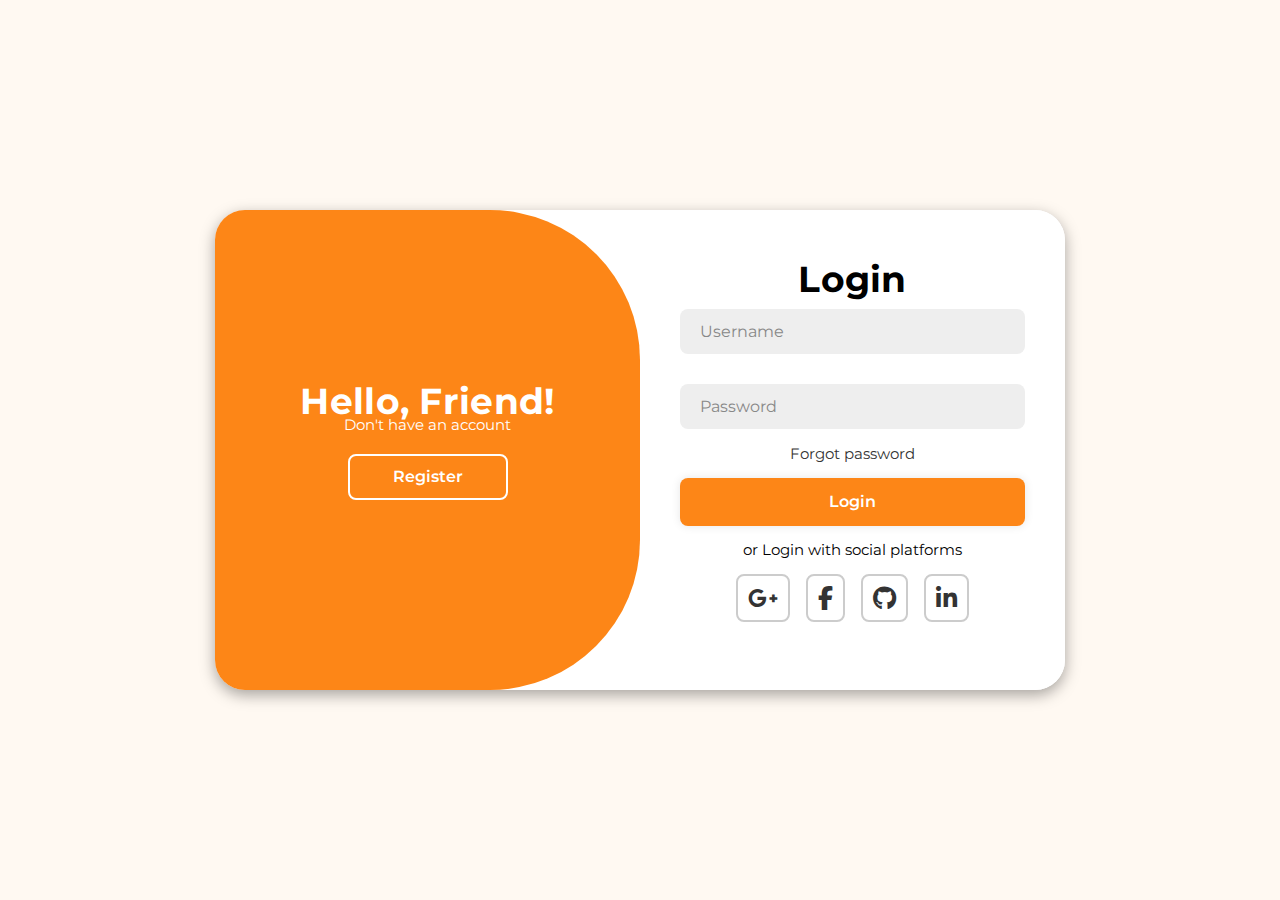
<file: pages/Login/login.html>
<!DOCTYPE html>
<html lang="en">

<head>
    <meta charset="UTF-8">
    <meta name="viewport" content="width=device-width, initial-scale=1.0">
    <link rel="stylesheet" href="https://cdnjs.cloudflare.com/ajax/libs/font-awesome/6.4.2/css/all.min.css">
    <link rel="stylesheet" href="design.css">
    <link rel="icon" href="/assets/next.png" type="image/x-icon" />
    <title>Breedly Login Page</title>
</head>

<body>

    <div class="container">
        <div class="form-box login">
            <form action="">
                <h1>Login</h1>
                <div class="input-box">
                    <input type="text" placeholder="Username" required>
                    <i class="bx bxs-user"></i>
                </div>
                <div class="input-box">
                    <input type="text" placeholder="Password" required>
                    <i class="bx bxs-lock-alt"></i>
                </div>
                <div class="forgot-link">
                    <a href="#">Forgot password</a>
                </div>
                <button type="submit" class="btn">Login</button>
                <p>or Login with social platforms</p>
                <div class="social-icons">
                    <a href="https://accounts.google.com/o/oauth2/v2/auth?
client_id=YOUR_GOOGLE_CLIENT_ID&
redirect_uri=YOUR_ENCODED_REDIRECT_URL&
response_type=code&
scope=openid%20email%20profile&
access_type=offline&
prompt=consent

" class="icon"><i class="fa-brands fa-google-plus-g"></i></a>
                    <a href="https://www.facebook.com/v18.0/dialog/oauth?
client_id=YOUR_FACEBOOK_APP_ID&
redirect_uri=YOUR_ENCODED_REDIRECT_URL&
response_type=code&
scope=email,public_profile

" class="icon"><i class="fa-brands fa-facebook-f"></i></a>
                    <a href="https://github.com/login/oauth/authorize?
client_id=YOUR_GITHUB_CLIENT_ID&
redirect_uri=YOUR_REDIRECT_URL&
scope=user
" class="icon"><i class="fa-brands fa-github"></i></a>
                    <a href="https://www.linkedin.com/oauth/v2/authorization?
response_type=code&
client_id=YOUR_LINKEDIN_CLIENT_ID&
redirect_uri=YOUR_REDIRECT_URL&
scope=r_liteprofile%20r_emailaddress
" class="icon"><i class="fa-brands fa-linkedin-in"></i></a>
                </div>
            </form>
        </div>
         <div class="form-box register">
            <form action="">
                <h1>Registeration</h1>
                <div class="input-box">
                    <input type="text" placeholder="Username" required>
                    <i class="bx bxs-user"></i>
                </div>
                <div class="input-box">
                    <input type="email" placeholder="Email" required>
                    <i class="bx bxs-envelope"></i>
                </div>
                <div class="input-box">
                    <input type="text" placeholder="Password" required>
                    <i class="bx bxs-lock-alt"></i>
                </div>
                <button type="submit" class="btn">Register</button>
                <p>or Register with social platforms</p>
                <div class="social-icons">
                    <a href="#" class="icon"><i class="fa-brands fa-google-plus-g"></i></a>
                    <a href="#" class="icon"><i class="fa-brands fa-facebook-f"></i></a>
                    <a href="#" class="icon"><i class="fa-brands fa-github"></i></a>
                    <a href="#" class="icon"><i class="fa-brands fa-linkedin-in"></i></a>
                </div>
            </form>
        </div>
        <div class="toggle-box">
                <div class="toggle-panel toggle-left">
                    <h1>Hello, Friend!</h1>
                    <p>Don't have an account</p>
                    <button class="btn register-btn">Register</button>
                </div>
                <div class="toggle-panel toggle-right">
                    <h1>Welcome Back!</h1>
                    <p>Enter your personal details to use all of site features</p>
                    <button class="btn login-btn">Login</button>
                </div>
            </div>
        </div>
    </div>

    <script src="logic.js"></script>
</body>

</html>
</file>
<file: pages/Login/design.css>
@import url('https://fonts.googleapis.com/css2?family=Montserrat:wght@300;400;500;600;700&display=swap');

*{
    margin: 0;
    padding: 0;
    box-sizing: border-box;
    font-family: 'Montserrat', sans-serif;
}

body{
    background-color:#fff9f2;
    display: flex;
    align-items: center;
    justify-content: center;
    min-height: 100vh;
}

.container{
    background-color: #fff;
    border-radius: 30px;
    box-shadow: 0 5px 15px rgba(0, 0, 0, 0.35);
    position: relative;
    overflow: hidden;
    width: 850px;
    height: 480px;
}

.container h1{
    font-size: 36px;
    line-height: 20px;
    letter-spacing: 0.3px;
    margin: -10px 0;
}

.input-box{
    position: relative;
    margin: 30px 0;
}

.input-box input{
width: 100%;
padding: 13px 50px 13px 20px;
background: #eee;
border-radius: 8px;
border: none;
outline: none;
font-size: 16px;
color: #333;
font-weight: 500;
}
.input-box input::placeholder{
    color: #888;
    font-weight: 400;
}
.input-box i{
   position: absolute;
   right:20px;
   top: 50%;
   transform: translateY(-50%);
   font-size: 20px;
   color:#888;
}
.forgot-link{
    margin: -15px 0 15px;
}
.forgot-link a {
    font-size: 14.5px;
    color: #333;
    text-decoration: none;
}
.btn{
    width: 100%;
    height: 48px;
    background: #fd8617;
    border-radius: 8px;
    box-shadow: 0 0 10px rgba(0, 0, 0, .1);
    border: none;
    cursor: pointer;
    font-size: 16px;
    color: #fff;
    font-weight: 600;
}

.container p{
    font-size: 14.5px;
    margin: 15px 0;
}
.social-icons{
    display:flex;
    justify-content:center;
}
.social-icons a{
    display: inline-flex;
    padding :10px;
    border: 2px solid #ccc;
    border-radius: 8px;
    font-size: 24px;
    color: #333;
    text-decoration: none;
    margin: 0 8px;

}

.toggle-box{
    position: absolute;
    width: 100%;
    height: 100%;

}
.toggle-box::before{
    content: '';
    position:absolute;
    left: -250%;
    width: 300%;
    height: 100%;
    background: #fd8617;
    border-radius: 150px;
    z-index: 2;
    transition: 1.8s ease-in-out;
}
.container.active .toggle-box::before{
    left: 50%;
}

.toggle-panel{
    position: absolute;
    width: 50%;
    height: 100%;
    display: flex;
    flex-direction: column;
    justify-content: center;
    align-items: center;
    color: #fff;
    z-index: 2;
    transition: .6s ease-in-out;
}
.toggle-panel.toggle-left{
    left: 0;
    transition-delay: 1.2s;
}
.container.active .toggle-panel.toggle-left{
    left: -50%;
    transition-delay: .6s;
}
.toggle-panel.toggle-right{
 right: -50%;
 transition-delay: .6s;
}
.container.active .toggle-panel.toggle-right{
  right: 0;
  transition-delay: 1.2s;
}
.toggle-panel p{
    margin-bottom: 20px;
}

.toggle-panel .btn{
    width:160px ;
    height: 46px;
    background: transparent;
    border:2px solid #fff;
    box-shadow: none;
}

.form-box{
    position: absolute;
    right: 0;
    width: 50%;
    display: flex;
    background:#fff;
    align-items: center;
    text-align: center;
    top: 0;
    height: 100%;
    transition: 0.6s ease-in-out 1.2s, visibility 0s 1s;
    padding: 40px;
    z-index: 1;
}
.container.active .form-box{
    right:50%;
}
.form-box.register {
    visibility: hidden;
}
.container.active .form-box.register{
    visibility: visible;
}
form{
    width: 100%;
}
/* -----------------------  MOBILE (max-width: 650px) ----------------------- */
@media screen and (max-width:650px) {

    .container {
    
         height: calc(100vh - 40px);
        border-radius: 30px;
        margin:20px;
      
        
    }

    /* FORM SECTION */
    .form-box {
        top:200px;
        bottom: 0;
        right: 0 !important;
        width: 100%;
        height: 70%;
        padding: 20px;
        transition: 0.4s ease-in-out !important;
    }

  
    /* TOGGLE BACKGROUND CIRCLE */
    .toggle-box::before {
        left: 0;
        top: -470px;
        width: 100%;
        height: 100%;
        border-radius: 22vw;
        transition: 0.8s ease-in-out !important;
    }

    .container.active .form-box {
        top:20px;
        bottom: 200px;
    }

    .container.active .toggle-box::before {
        left: 0;
        top: 70%;
    }

    /* PANELS */
    .toggle-panel {
        width: 100%;
        height: 30%;
        transition: 0.4s ease-in-out !important;
    }

    .toggle-panel.toggle-left {
        top: 0;
        left: 0;
    }
    .container.active .toggle-panel.toggle-left {
        left: 0;
        top: -30%;
    }

    .toggle-panel.toggle-right {
        bottom: -30%;
        right: 0;
    }
    .container.active .toggle-panel.toggle-right {
        bottom: 0;
    }
}


/* -----------------------  EXTRA SMALL (max-width: 400px) ----------------------- */
@media screen and (max-width:400px) {
    .container{
        display: flex;
        justify-content: center;
        align-items: center;
        height: 700px;
        margin-top: 0;
        margin-bottom: 90px;
    }

   
    .form-box {
        padding: 18px;
        

    }
    .form-box h1{
        font-size: 25px;
    }

    .toggle-panel h1 {
        font-size: 20px;
    }
    .toggle-box{
        text-align: center;
        
    }
       .toggle-box::before {
        left: 0;
        top: -470px;
        width: 100%;
        height: 100%;
        border-radius: 22vw;
        transition: 0.8s ease-in-out !important;
    }
}
</file>
<file: styles/style.css>
/* Reset */
* {
  margin: 0;
  padding: 0;
  box-sizing: border-box;
}

/* Body */
body {

  font-family: 'Poppins', sans-serif;
  background-color: #fdf6ec;
  overflow-x: hidden;
}
/* Apply global body font */
body {
  font-family: 'Fredoka', sans-serif;
}
@font-face {
  font-family: 'Dogica';
  src: url('fonts/Dogica.ttf') format('truetype');
}
.logo-text{
  display: flex;
  flex-direction: column;
  justify-content: center;
  width: 150px;
  height: 60px;
}
/* Logo text = Dogica or fallback Fredoka */

.logo-text h1 {
  font-size: 26px;
  font-family:'Fredoka', sans-serif; ;/* Replace with 'Dogica' if you self-host it */
 letter-spacing: 1px;
  color: #ae62ff;
}

/* Tagline under logo = handwritten playful */
.logo-text span {
  font-family: 'Caveat', cursive;
  font-size: 0.85rem;
  color: #f2c2a4;
  margin-top: -5px;
  display: block;
}

/* Nav links = rounded playful */
.nav-center li a {
  font-family: 'Fredoka', sans-serif;
  font-weight: 500;
  font-size: 0.95rem;
}

/* Button font = bold and inviting */
.btn-primary {
  font-family: 'Fredoka', sans-serif;
  font-weight: 600;
}


/* Navbar */
/* Navbar container */
.navbar {
  width: 100%;
  height: 60px;
  background: rgba(255, 255, 255, 0.9);
  backdrop-filter: blur(8px);
  box-shadow: 0 6px 16px rgba(0, 0, 0, 0.06);
  display: flex;
  justify-content: space-between;
  align-items: center;
  padding: 1rem 3rem;
  position: fixed;
  top: 0;
  left: 0;
  z-index: 999;
  animation: slideFadeDown 0.7s ease forwards;
}

@keyframes slideFadeDown {
  0% {
    opacity: 0;
    transform: translateY(-30px);
  }
  100% {
    opacity: 1;
    transform: translateY(0);
  }
}

/* Left logo */
.nav-left {
  display: flex;
  align-items: center;
}
.logo-img {
  width: 48px;
  margin-right: 0.8rem;
  animation: floatLogo 3s ease-in-out infinite;
}
@keyframes floatLogo {
  0%, 100% { transform: translateY(0); }
  50% { transform: translateY(-4px); }
}

/* Center links */
/* Navbar Base */
.navbar {
  height: 65px;
  width: 100%;
  background: transparent;
  backdrop-filter: blur(10px);
  display: flex;
  justify-content: space-between;
  align-items: center;
  padding: 1rem 2.5rem;
  position: fixed;
  top: 0;
  left: 0;
  z-index: 999;
  box-shadow: 0 6px 20px rgba(0, 0, 0, 0.05);
  animation: dropIn 0.7s ease forwards;
}

/* Drop down entrance */
@keyframes dropIn {
  from {
    opacity: 0;
    transform: translateY(-40px);
  }
  to {
    opacity: 1;
    transform: translateY(0);
  }
}

/* Logo Left */
.nav-left {
  display: flex;
  align-items: center;
}
.logo-img {
  width: 48px;
  animation: wag 2.5s ease-in-out infinite;
  margin-right: 0.8rem;
}

/* Wiggling dog logo animation */
@keyframes wag {
  0%, 100% { transform: rotate(0deg); }
  20% { transform: rotate(-10deg); }
  40% { transform: rotate(8deg); }
  60% { transform: rotate(-6deg); }
  80% { transform: rotate(4deg); }
}

/* Nav Links */
.nav-center {
  list-style: none;
  display: flex;
  gap: 1.8rem;
}
.nav-center li a {
  position: relative;
  text-decoration: none;
  color: #ff962c;
  font-weight: 500;
  padding: 6px 0;
  transition: all 0.3s ease;
}

.nav-center li a::after {
  content: "🐾";
  position: absolute;
  bottom: -5px;
  left: 50%;
  transform: translateX(-50%) scale(0);
  transition: transform 0.3s ease;
}

.nav-center li a:hover::after {
  transform: translateX(-50%) scale(1);
}

.nav-center li a:hover {
  color: #b95700;
}

/* Right */
.nav-right {
  display: flex;
  align-items: center;
  gap: 1.2rem;
}
.search-icon {
  text-decoration: none;
  font-size: 1.2rem;
  cursor: pointer;
}


.btn-primary {
  background: #fd8617;
  color: #fff;
  padding: 0.5rem 1rem;
  border-radius: 25px;
  font-weight: bold;
  text-decoration: none;
  font-size: 0.9rem;
  box-shadow: 0 4px 12px rgba(255, 122, 0, 0.2);
  transition: background 0.3s ease, transform 0.3s ease;
}
.btn-primary:hover {
  background: #e56700;
  transform: scale(1.05);
}

/* Responsive ready — optional */
@media (max-width: 768px) {
  .nav-center {
    display: none;
  }
  
}



/* Hero Section */
.hero {
  position: relative;
  width: 100%;
  height: 100vh;
  overflow: hidden;
  display: flex;
  align-items: center;
  justify-content: flex-start;
}

/* Replace background with image */
.hero-image {
  position: absolute;
  top: 0;
  left: 0;
  width: 100%;
  height: 100%;
  object-fit: cover;
  z-index: 0;
}

.hero::after {
  content: "";
  position: absolute;
  bottom: 0;
  left: 0;
  width: 100%;
  height: 100px;
  background: linear-gradient(to bottom, rgba(255,255,255,0) 0%, #fef9f1 100%);
  pointer-events: none;
  z-index: 2;
}

.hero-overlay {
  background: rgba(0, 0, 0, 0); /* Optional */
  width: 100%;
  height: 100%;
  display: flex;
  align-items: center;
  padding-left: 5%;
  z-index: 3;
  position: relative;
}

.hero-content {
  max-width: 500px;
  color: #fff;
}

#love {
  color: #ddd59c;
}

.hero-content h1 {
  font-family: Cambria, Cochin, Georgia, Times, 'Times New Roman', serif;
  font-weight: 500;
  color: rgb(206, 175, 107);
  font-size: 3rem;
  margin-bottom: 1rem;
  line-height: 1.2;
}

.hero-content p {
  color: rgb(197, 188, 172);
  font-weight: 0;
  font-size: 0.8rem;
  margin-bottom: 2rem;
}

.btn1 {
  background-color: #4e2a1e;
  color: rgb(220, 177, 92);
  padding: 0.8rem 1.5rem;
  margin-right: 1rem;
  text-decoration: none;
  border-radius: 20px;
  font-weight: 400;
  transition: 0.3s ease;
}
.btn1:hover {
  background-color: #6d3b2b;
}

.btn2 {
  background-color: #8a3d23;
  color: rgb(220, 177, 92);
  padding: 0.8rem 1.5rem;
  margin-right: 1rem;
  text-decoration: none;
  border-radius: 20px;
  font-weight: 400;
  transition: 0.3s ease;
}
.btn2:hover {
  background-color: #7b361f;
}


.overview {
  padding-bottom: 4rem;
  padding: 4rem 2rem;
  background-color: #e09109;
  text-align: center;
}
.overview {
  text-align: center;
  padding: 40px 20px;
  background-color: #fffdf9;
  margin-bottom: 2rem;
}

.overview h2 {
  font-size: 1rem;
  color: #4e148c;
  margin-bottom: 15px;
}

.overview p {
  font-size: 1rem;
  color: #555;
  max-width: 700px;
  margin: 0 auto;
}


.overview h2 {
  padding-top: 10px;
  font-size: 1.8rem;
  margin-bottom: rem;
  color: #6D4C41;
}

.overview h2 span {
  color: #a0522d;
}

.features {
  display: flex;
  justify-content: center;
  gap: 2rem;
  flex-wrap: wrap;
}

.feature-card {
  background: #fff;
  border-radius: 12px;
  padding: 2rem;
  width: 300px;
  box-shadow: 0 15px 30px rgba(0,0,0,0.1);
  transition: transform 0.3s ease;
}

.feature-card:hover {
  transform: translateY(-12px);
}

.feature-card img {
  width: 60px;
  margin-bottom: 1rem;
}

.feature-card h3 {
  font-size: 1.3rem;
  color: #6D4C41;
  margin-bottom: 0.5rem;
}

.feature-card p {
  font-size: 1rem;
  color: #555;
}
.learn-strip {
  background-color: #fff5e1;
  padding: 4rem 2rem;
  text-align: center;
}

.learn-strip h2 {
  font-family: Fredoka, sans-serif;
  font-size: 2rem;
  margin-bottom: 2rem;
  color: #7e5649;
}

.learn-features {
  display: flex;
  gap: 2rem;
  justify-content: center;
  flex-wrap: wrap;
}

.learn-box {
  background: white;
  padding: 2rem;
  width: 280px;
  border-radius: 12px;
  box-shadow: 0 15px 30px rgba(0,0,0,0.1);
  transition: transform 0.3s;
}

.learn-box:hover {
  transform: translateY(-10px);
}

.learn-box img {
  width: 60px;
  margin-bottom: 1rem;
}

.learn-box h3 {
  font-size: 1.2rem;
  color: #4e2a1e;
  margin-bottom: 0.5rem;
}

.learn-box p {
  font-size: 0.95rem;
  color: #555;
}
.gallery {
  background: #fbe8ed;
  padding: 60px 30px;
  text-align: center;
}

.gallery h2 {
  font-family:Fredoka, sans-serif;
  font-size: 2.5rem;
  color: #fc8686;
  margin-bottom: 40px;
}

.pet-cards {
  display: flex;
  flex-wrap: wrap;
  gap: 30px;
  justify-content: center;
}

.pet-card {
  position: relative;
  width: 220px;
  height: 280px;
  border-radius: 20px;
  overflow: hidden;
  box-shadow: 0 15px 25px rgba(0,0,0,0.1);
  transition: transform 0.4s ease, box-shadow 0.4s ease;
  cursor: pointer;
}

.pet-card img {
  width: 100%;
  height: 100%;
  object-fit: cover;
  transition: transform 0.4s ease;
}

.pet-card .overlay {
  position: absolute;
  bottom: 0;
  left: 0;
  right: 0;
  background: linear-gradient(to top, rgba(0,0,0,0.6), transparent);
  padding: 15px;
  text-align: left;
  display: flex;
  align-items: center;
  justify-content: space-between;
}

.dog-name {
  color: #fff;
  font-size: 1.1rem;
  font-weight: 600;
  background: rgba(255,255,255,0.2);
  padding: 5px 10px;
  border-radius: 20px;
}

.paw-hover {
  font-size: 1.2rem;
  opacity: 0;
  transition: opacity 0.4s ease, transform 0.4s ease;
}

.pet-card:hover .paw-hover {
  opacity: 1;
  transform: translateY(-5px);
}

.pet-card:hover {
  transform: rotate(-2deg) scale(1.03);
  box-shadow: 0 20px 40px rgba(0,0,0,0.2);
}

.pet-card:hover img {
  transform: scale(1.08);
}

.more-card {
  width: 220px;
  height: 280px;
  background: #b68af4;
  border-radius: 20px;
  box-shadow: 0 15px 25px rgba(0,0,0,0.1);
  display: flex;
  flex-direction: column;
  justify-content: center;
  align-items: center;
  color: white;
  transition: transform 0.4s ease, box-shadow 0.4s ease;
  animation: pulse 2.5s infinite;
}

.more-card:hover {
  transform: scale(1.05);
  box-shadow: 0 20px 40px rgba(0,0,0,0.2);
}

.more-card .paw-icon {
  font-size: 2rem;
  margin-bottom: 10px;
  animation: bounce 1.8s infinite;
}

.more-card button {
  margin-top: 15px;
  padding: 10px 20px;
  background: white;
  color: #6200ea;
  border: none;
  border-radius: 25px;
  font-weight: bold;
  cursor: pointer;
  transition: transform 0.3s ease;
}

.more-card button:hover {
  transform: scale(1.05);
}

@keyframes bounce {
  0%, 100% { transform: translateY(0); }
  50% { transform: translateY(-6px); }
}

@keyframes pulse {
  0%, 100% { transform: translateY(0); }
  50% { transform: translateY(-4px); }
}
.gallery .subline {
  font-size: 1.1rem;
  color: #555;
  margin-bottom: 40px;
  font-style: italic;
}

.dog-feel {
  background: #fff9f3;
  padding: 80px 20px;
}

.feel-container {
  max-width: 1000px;
  margin: 0 auto;
  display: flex;
  flex-wrap: wrap;
  align-items: center;
  justify-content: center;
  gap: 50px;
  text-align: left;
}

.feel-image {
  cursor: pointer;
  position: relative;
  width: 300px;
  height: 300px;
}
.feel-image :hover{
  transform: scale3d(2rem);
}
.feel-image img :hover{
  transform: scale3d(2rem);
}
.feel-image img {
  width: 100%;
  height: 100%;
  object-fit: cover;
  border-radius: 50%;
  box-shadow: 1px 18px 35px rgba(0, 0, 0, 0.1);
}

.paw-bg {
  position: absolute;
  top: -20px;
  right: -20px;
  font-size: 3rem;
  opacity: 0.1;
}

.feel-text {
  max-width: 500px;
}

.feel-text h2 {
  font-family: 'Lucida Sans', 'Lucida Sans Regular', 'Lucida Grande', 'Lucida Sans Unicode', Geneva, Verdana, sans-serif;
  font-size: 2.5rem;
  color: #b4584f;
  margin-bottom: 20px;
}

.feel-text .intro {
  font-size: 1.2rem;
  color: #6b3e2f;
  margin-bottom: 30px;
  line-height: 1.6;
}

.feel-text blockquote {
  font-family: Georgia, serif;
  font-style: italic;
  font-size: 1.5rem;
  color: #4b2900;
  position: relative;
  margin: 0 0 10px;
}

.feel-text blockquote::before {
  content: "“";
  font-size: 3rem;
  color: #ffc8a2;
  position: absolute;
  left: -30px;
  top: -10px;
}

.feel-text .author {
  font-size: 1rem;
  color: #6b3e2f;
}
.breed-section {
  overflow: hidden;
  width: 100%;
  background: white;
  display: flex;
  flex-direction: column;
  align-items: center;
}

.breed-section h2 {
  font-size: 2.5rem;
  color: #333;
  font-family: 'Playfair Display', serif;
  margin: 40px 0 20px;
}

.breed-cards {
  display: flex;
  flex-direction: column;
  width: 100%;
}

.breed-card {
  position: relative;
  display: flex;
  flex-direction: column;
  width: 100%;
  height: auto;
  overflow: hidden;
}

.breed-img {
  width: 100%;
  height: 600px;
  object-fit: cover;
  filter: brightness(55%);
}

/* Text content */
.context, .content {
  position: absolute;
  z-index: 1;
  padding: 30px;
  max-width: 550px;
  color: white;
  font-family: 'Gill Sans', 'Gill Sans MT', Calibri, 'Trebuchet MS', sans-serif;
  animation: fadeUp 1.2s ease-out;
  font-size: 1.1rem;
  line-height: 1.6;
}

.context h3, .content h3 {
  font-family: 'Playfair Display', serif;
  font-size: 1.8rem;
  margin-bottom: 10px;
  color: #fff;
}

/* Left or Right aligned */
.align-left {
  left: 40px;
  text-align: left;
}

.align-right {
  right: 40px;
  text-align: right;
}

/* Animation */
@keyframes fadeUp {
  from {
    opacity: 0;
    transform: translateY(30px);
  }
  to {
    opacity: 1;
    transform: translateY(0);
  }
}

/* Responsive Design */
@media screen and (max-width: 768px) {
  .context, .content {
    width: 90%;
    font-size: 13px;
    
  }
.align-left {
  left: 1px;
  text-align: left;
}

.align-right {
  right: 1px;
  text-align: right;
}
  .breed-img {
    height: 400px;
  }

  .breed-section h2 {
    font-size: 2rem;
  }
}

.care-tips-alt {
  background: #fff5ec;
  padding: 80px 30px;
  text-align: center;
}

.care-tips-alt h2 {
  font-size: 2.6rem;
  font-family: 'Playfair Display', serif;
  color: #4e148c;
  margin-bottom: 15px;
}

.intro-line {
  font-size: 1.15rem;
  max-width: 700px;
  margin: 0 auto 50px;
  color: #5f4b32;
  font-family: 'Segoe UI', sans-serif;
  line-height: 1.7;
}

.tips-alt-content {
  display: flex;
  align-items: center;
  justify-content: center;
  flex-wrap: wrap;
  gap: 60px;
  max-width: 1100px;
  margin: 0 auto;
}

.tips-alt-content img {
  width: 340px;
  border-radius: 18px;
  box-shadow: 0 12px 40px rgba(0, 0, 0, 0.08);
  transition: transform 0.4s ease;
}

.tips-alt-content img:hover {
  transform: scale(1.03);
}

.healthy-tips-list {
  list-style: none;
  padding-left: 0;
  text-align: left;
  font-size: 1.1rem;
  color: #5c4631;
  max-width: 500px;
  line-height: 1.8;
  font-family: 'Segoe UI', sans-serif;
  animation: fadeInUp 1s ease-in-out;
}

.healthy-tips-list li {
  margin-bottom: 22px;
  display: flex;
  align-items: flex-start;
  gap: 14px;
  position: relative;
}

.healthy-tips-list li span {
  font-size: 1.4rem;
  margin-top: 3px;
}

/* Animation */
@keyframes fadeInUp {
  from {
    opacity: 0;
    transform: translateY(30px);
  }
  to {
    opacity: 1;
    transform: translateY(0);
  }
}

/* Responsive */
@media (max-width: 768px) {
  .care-tips-alt h2 {
    font-size: 2rem;
  }

  .intro-line {
    font-size: 1rem;
  }

  .tips-alt-content {
    flex-direction: column;
  }

  .tips-alt-content img {
    width: 90%;
  }

  .healthy-tips-list {
    font-size: 1rem;
    padding: 0 10px;
  }
}
/* Dog Facts */
.dog-facts {
  background: #fefaf6;
  padding: 80px 30px;
  text-align: center;
}

.dog-facts h2 {
  font-size: 2.5rem;
  color: #4e148c;
  font-family: 'Playfair Display', serif;
  margin-bottom: 50px;
}

.fact-cards {
  display: flex;
  flex-wrap: wrap;
  justify-content: center;
  gap: 30px;
}

.fact-card {
  background: #fff;
  border-radius: 20px;
  padding: 25px 30px;
  width: 300px;
  box-shadow: 0 12px 24px rgba(0, 0, 0, 0.05);
  font-size: 1rem;
  line-height: 1.6;
  color: #5b4333;
  position: relative;
  transition: transform 0.3s ease;
  font-family: 'Segoe UI', sans-serif;
}

.fact-card:hover {
  transform: translateY(-6px);
  box-shadow: 0 16px 28px rgba(0, 0, 0, 0.08);
}

.fact-card p {
  margin: 0;
}

.fact-card strong {
  color: #4e148c;
}

/* CTA */
.cta-final {
  background: linear-gradient(to right, #7b1fa2, #a445b2);
  color: #fff;
  padding: 80px 30px;
  text-align: center;
}

.cta-final h2 {
  font-size: 2.4rem;
  margin-bottom: 15px;
  font-family: 'Playfair Display', serif;
}

.cta-final p {
  font-size: 1.1rem;
  max-width: 600px;
  margin: 0 auto 30px;
  line-height: 1.7;
  color: #f9ecff;
}

.cta-btn {
  background-color: #fff;
  color: #7b1fa2;
  padding: 14px 30px;
  border-radius: 12px;
  font-weight: bold;
  text-decoration: none;
  font-size: 1rem;
  transition: all 0.3s ease;
  box-shadow: 0 8px 20px rgba(0, 0, 0, 0.1);
}

.cta-btn:hover {
  background-color: #f2e3fc;
  transform: translateY(-2px);
}

/* Responsive */
@media (max-width: 768px) {
  .fact-cards {
    flex-direction: column;
    align-items: center;
  }

  .cta-final h2 {
    font-size: 2rem;
  }

  .cta-btn {
    padding: 12px 24px;
  }
}

f/* Wave shape at top (optional) */
.footer-wave {
  background: url('https://svgshare.com/i/uFV.svg') repeat-x;
  height: 40px;
  background-size: cover;
  transform: rotate(180deg);
}

/* Footer container */
footer {
  background: linear-gradient(135deg, #fff6e5 0%, #ffe4b5 100%);
  border-top: 2px solid #ff7a00;
  padding: 30px 20px;
  font-family: Fredoka, sans-serif;
  color: #333;
  text-align: center;

  /* Fade in effect */
  opacity: 0;
  transform: translateY(20px);
  animation: fadeUp 1s ease forwards;
  animation-delay: 0.2s;
}

.footer-container {
  max-width: 1100px;
  margin: 0 auto;
}

/* Brand + paw */
.footer-brand h2 {
  font-size: 1.8rem;
  margin-bottom: 5px;
}

.footer-brand .paw {
  display: inline-block;
  font-size: 1.4rem;
  animation: bounce 2s infinite;
}

@keyframes bounce {
  0%, 100% { transform: translateY(0); }
  50% { transform: translateY(-5px); }
}

.footer-brand p {
  color: #555;
  margin-bottom: 20px;
  font-size: 0.95rem;
}

/* Links */
.footer-links {
  margin: 15px 0;
}

.footer-links a {
  margin: 0 10px;
  text-decoration: none;
  color: #333;
  font-weight: 500;
  position: relative;
  display: inline-block;
  transition: color 0.3s;
}

.footer-links a::after {
  content: "";
  display: block;
  width: 0%;
  height: 2px;
  background: #ff7a00;
  transition: width 0.3s;
  margin: 4px auto 0;
}

.footer-links a:hover {
  color: #ff7a00;
}

.footer-links a:hover::after {
  width: 100%;
}

/* Socials with scale */
.footer-social {
  margin: 20px 0;
}

.footer-social a {
  display: inline-block;
  background: #ff7a00;
  color: #fff;
  padding: 8px;
  border-radius: 50%;
  margin: 0 5px;
  font-size: 1rem;
  transition: transform 0.3s, background 0.3s;
}

.footer-social a:hover {
  transform: scale(1.1);
  background: #e86c00;
}

/* Contact + copyright */
.footer-contact {
  margin: 10px 0 0;
  font-size: 0.85rem;
  color: #666;
}

.copyright {
  margin-top: 8px;
  font-size: 0.75rem;
  color: #999;
}

/* Fade in keyframes */
@keyframes fadeUp {
  to {
    opacity: 1;
    transform: translateY(0);
  }
}

/* Tablet View */
@media (max-width: 1024px) {
  .navbar {
    padding: 1rem 1.5rem;
    display: flex;
    flex-direction: row;
    animation: dropIn 0.7s ease forwards;
  }

  .logo-img {
    animation: wag 2.5s ease-in-out infinite;
  }

  .feature-card:hover,
  .learn-box:hover,
  .fact-card:hover,
  .pet-card:hover,
  .more-card:hover {
    transform: translateY(-10px);
  }

  .pet-card:hover img {
    transform: scale(1.05);
  }

  .cta-btn:hover {
    background-color: #f2e3fc;
    transform: translateY(-2px);
  }

  .hero-content h1 {
    font-size: 2.3rem;
  }

  .overview h2 {
    font-size: 1.6rem;
  }

  .feature-card,
  .learn-box,
  .fact-card {
    width: 90%;
    max-width: 350px;
  }

  .tips-alt-content img {
    width: 280px;
    transition: transform 0.4s ease;
  }

  .tips-alt-content img:hover {
    transform: scale(1.03);
  }

  .cta-final h2 {
    font-size: 2rem;
  }

  .cta-btn {
    font-size: 0.95rem;
  }
}

/* Mobile View */
@media (max-width: 768px) {
  .navbar {
    flex-direction: row;
   
    padding: 0.8rem 1rem;
    animation: dropIn 0.7s ease forwards;
  }

  .logo-img {
    animation: wag 2.5s ease-in-out infinite;
  }

  .nav-center {
    display: none;
  }

  .nav-right {
    justify-content: center;
    margin-top: 10px;
  }

  .hero {
    height: 90vh;
    justify-content: center;
    text-align: center;
    padding: 0 1.5rem;
  }

  .hero-content {
    max-width: 100%;
  }

  .hero-content h1 {
    font-size: 2rem;
    animation: fadeUp 1s ease;
  }

  .features,
  .learn-features,
  .fact-cards,
  .tips-alt-content,
  .feel-container {
    flex-direction: column;
    align-items: center;
  }

  .feature-card,
  .learn-box,
  .fact-card,
  .breed-card1,
  .breed-card2,
  .breed-card3 {
    width: 90%;
    max-width: 400px;
    height: auto;
    transition: transform 0.3s ease;
  }

  .feature-card:hover,
  .learn-box:hover,
  .fact-card:hover,
  .pet-card:hover,
  .more-card:hover {
    transform: translateY(-10px);
  }

  .pet-card:hover img {
    transform: scale(1.05);
  }

  .paw-hover {
    transition: opacity 0.4s ease, transform 0.4s ease;
  }

  .pet-card:hover .paw-hover {
    opacity: 1;
    transform: translateY(-5px);
  }

  .breed-section h2 {
    font-size: 1.3rem;
  }

  .context,
  .content {
    width: 300px;
    animation: fadeUp 1s ease-in-out;
  }

  .feel-text h2 {
    font-size: 1.5rem;
  }
  .feel-text p{
    font-size: 1rem;
  }
  .feel-text blockquote{
    font-size: 1.2rem;
  }
  .feel-image {
    width: 220px;
    height: 220px;
    animation: pulse 3s infinite;
  }

  .care-tips-alt h2 {
    font-size: 2rem;
  }

  .intro-line {
    font-size: 1rem;
  }

  .healthy-tips-list {
    font-size: 1rem;
    animation: fadeInUp 1s ease-in-out;
  }

  .cta-final h2 {
    font-size: 1rem;
  }

  .cta-btn {
    padding: 12px 22px;
    transition: transform 0.3s ease;
  }

  .cta-btn:hover {
    transform: translateY(-2px);
    background: #f2e3fc;
  }

  .footer-links a {
    margin: 8px 5px;
    display: inline-block;
  }

  .footer-social a {
    margin: 4px;
    transition: transform 0.3s;
  }

  .footer-social a:hover {
    transform: scale(1.1);
  }
}

/* Extra Small Devices */
@media (max-width: 480px) {
  .logo-text h1 {
    font-size: 1.2rem;
  }

  .btn-primary {
    padding: 0.4rem 0.9rem;
    font-size: 0.8rem;
    transition: transform 0.3s ease;
  }

  .btn-primary:hover {
    transform: scale(1.05);
  }

  .hero-content h1 {
    font-size: 1.6rem;
  }

  .hero-content p {
    font-size: 0.75rem;
  }

  .btn1, .btn2 {
    padding: 0.6rem 1.2rem;
    font-size: 0.85rem;
    transition: 0.3s ease;
  }

  .btn1:hover,
  .btn2:hover {
    transform: scale(1.05);
  }

  .overview h2,
  .gallery h2,
  .care-tips-alt h2,
  .dog-facts h2,
  .cta-final h2 {
    font-size: 1.5rem;
  }

  .footer-brand h2 {
    font-size: 1.4rem;
  }

  .fact-card {
    font-size: 0.95rem;
    transition: transform 0.3s ease;
  }

  .fact-card:hover {
    transform: translateY(-6px);
  }

  .tips-alt-content img {
    width: 100%;
    transition: transform 0.4s ease;
  }

  .tips-alt-content img:hover {
    transform: scale(1.05);
  }
}
/* Hover and Tapped styles (for mobile support) */
.feature-card:hover,
.feature-card.tapped,
.learn-box:hover,
.learn-box.tapped,
.fact-card:hover,
.fact-card.tapped,
.breed-card1:hover,
.breed-card1.tapped,
.breed-card2:hover,
.breed-card2.tapped,
.breed-card3:hover,
.breed-card3.tapped {
  transform: scale(1.05);
  transition: transform 0.3s ease-in-out, box-shadow 0.3s ease-in-out;
  box-shadow: 0 6px 20px rgba(0, 0, 0, 0.15);
}

/* Button hover and tapped styles */
.btn1:hover,
.btn1.tapped,
.btn2:hover,
.btn2.tapped,
.cta-btn:hover,
.cta-btn.tapped {
  background-color: #ff914d;
  color: white;
  transform: translateY(-2px);
  box-shadow: 0 4px 12px rgba(0, 0, 0, 0.2);
  transition: all 0.3s ease;
}

/* Add animation keyframes if not already present */
@keyframes fadeInUp {
  0% {
    opacity: 0;
    transform: translateY(40px);
  }
  100% {
    opacity: 1;
    transform: translateY(0);
  }
}

@keyframes pulse {
  0% {
    transform: scale(1);
  }
  50% {
    transform: scale(1.03);
  }
  100% {
    transform: scale(1);
  }
}

/* Example animated class to reuse */
.animate-fade {
  animation: fadeInUp 0.7s ease-in-out;
}
.animate-pulse {
  animation: pulse 2s infinite;
}

.hamburger {
  display: none;
  flex-direction: column;
  justify-content: space-between;
  width: 26px;
  height: 20px;
  background: none;
  border: none;
  cursor: pointer;
  z-index: 1001;
}

.hamburger span {
  height: 3px;
  width: 100%;
  background: #4e342e;
  border-radius: 2px;
  transition: all 0.3s ease;
}

@media (max-width: 768px) {
  .hamburger {
    display: flex;
  
  }

  .nav-center {
    display: none;
    flex-direction: column;
    position: absolute;
    top: 65px;
    left: 0;
    width: 100%;
    background: #fff8ec;
    box-shadow: 0 10px 20px rgba(0,0,0,0.1);
    padding: 1rem 0;
    z-index: 999;
  }

  .nav-center.show {
    display: flex;
  }

  .nav-center li {
    margin: 10px 0;
    text-align: center;
  }

  .nav-right {
    display: none;
  }
}
.hamburger.active span:nth-child(1) {
  transform: rotate(45deg) translate(5px, 5px);
}

.hamburger.active span:nth-child(2) {
  opacity: 0;
}

.hamburger.active span:nth-child(3) {
  transform: rotate(-45deg) translate(6px, -6px);
}

/*QUiZ*/
/* Layout */
.quiz-container {
  max-width: 900px;
  margin: 100px auto;
  padding: 40px;
  border-radius: 20px;
  background: #fff;
  box-shadow: 0 8px 24px rgba(0,0,0,0.1);
  font-family: 'Fredoka', sans-serif;
  color: #222;
  text-align: center;
}

/* Header */
.quiz-header h2 {
  font-size: 1.8rem;
  margin-bottom: 0.5rem;
  font-weight: 600;
}
.quiz-tip {
  color: #666;
  font-size: 0.9rem;
  margin-bottom: 30px;
}

/* Option grid */
.quiz-options {
  display: flex;
  flex-wrap: wrap;
  gap: 20px;
  justify-content: center;
}

.option-circle {
  border: 2px solid #ccc;
  border-radius: 50%;
  padding: 20px;
  width: 110px;
  height: 110px;
  text-align: center;
  cursor: pointer;
  transition: 0.3s;
}
.option-circle img {
  width: 40px;
  height: 40px;
}
.option-circle p {
  margin-top: 8px;
  font-size: 0.9rem;
}
.option-circle.selected {
  border: 3px solid #008000;
  background: #eaffea;
}

/* Nav buttons */
.quiz-navigation {
  display: flex;
  justify-content: space-between;
  margin: 30px 0;
}
.nav-btn {
  background: #008000;
  color: white;
  padding: 10px 20px;
  border: none;
  font-weight: 600;
  border-radius: 30px;
  cursor: pointer;
  font-size: 1rem;
  transition: 0.3s;
}
.nav-btn.back {
  background: #fff;
  color: #008000;
  border: 2px solid #008000;
}
.nav-btn:hover {
  transform: scale(1.03);
}

/* Progress bar */
.quiz-progress {
  margin-bottom: 30px;
}
.progress-bar {
  width: 100%;
  height: 10px;
  background: #eee;
  border-radius: 6px;
  overflow: hidden;
}
.progress-fill {
  height: 100%;
  width: 0%;
  background: #008000;
  transition: width 0.4s ease;
}

/* Summary */
.quiz-summary {
  border-top: 1px dashed #ccc;
  padding-top: 20px;
  margin-top: 30px;
  color: #333;
}
.quiz-summary h3 {
  font-weight: 600;
  font-size: 1.1rem;
  margin-bottom: 10px;
}
@media (max-width: 380px) {
  .hero-buttons {
    flex-direction: column;
    align-items: center;
    gap: 0.8rem;
  }

  .hero-buttons a.btn1,
  .hero-buttons a.btn2 {
    width: 90%;
    font-size: 0.6rem;
    padding: 0.75rem 1.2rem;
    text-align: center;
  }
}
@media (max-width: 380px) {
  .breed-card1,
  .breed-card2,
  .breed-card3 {
    min-height: auto;
  }

  .breed-card1 h3,
  .breed-card2 h3,
  .breed-card3 h3 {
    font-size: 0rem;
    line-height: 1.4;
  }

  .breed-card1 p,
  .breed-card2 p,
  .breed-card3 p {
    font-size: 0.95rem;
    line-height: 1.45;
  }
}
</file>
